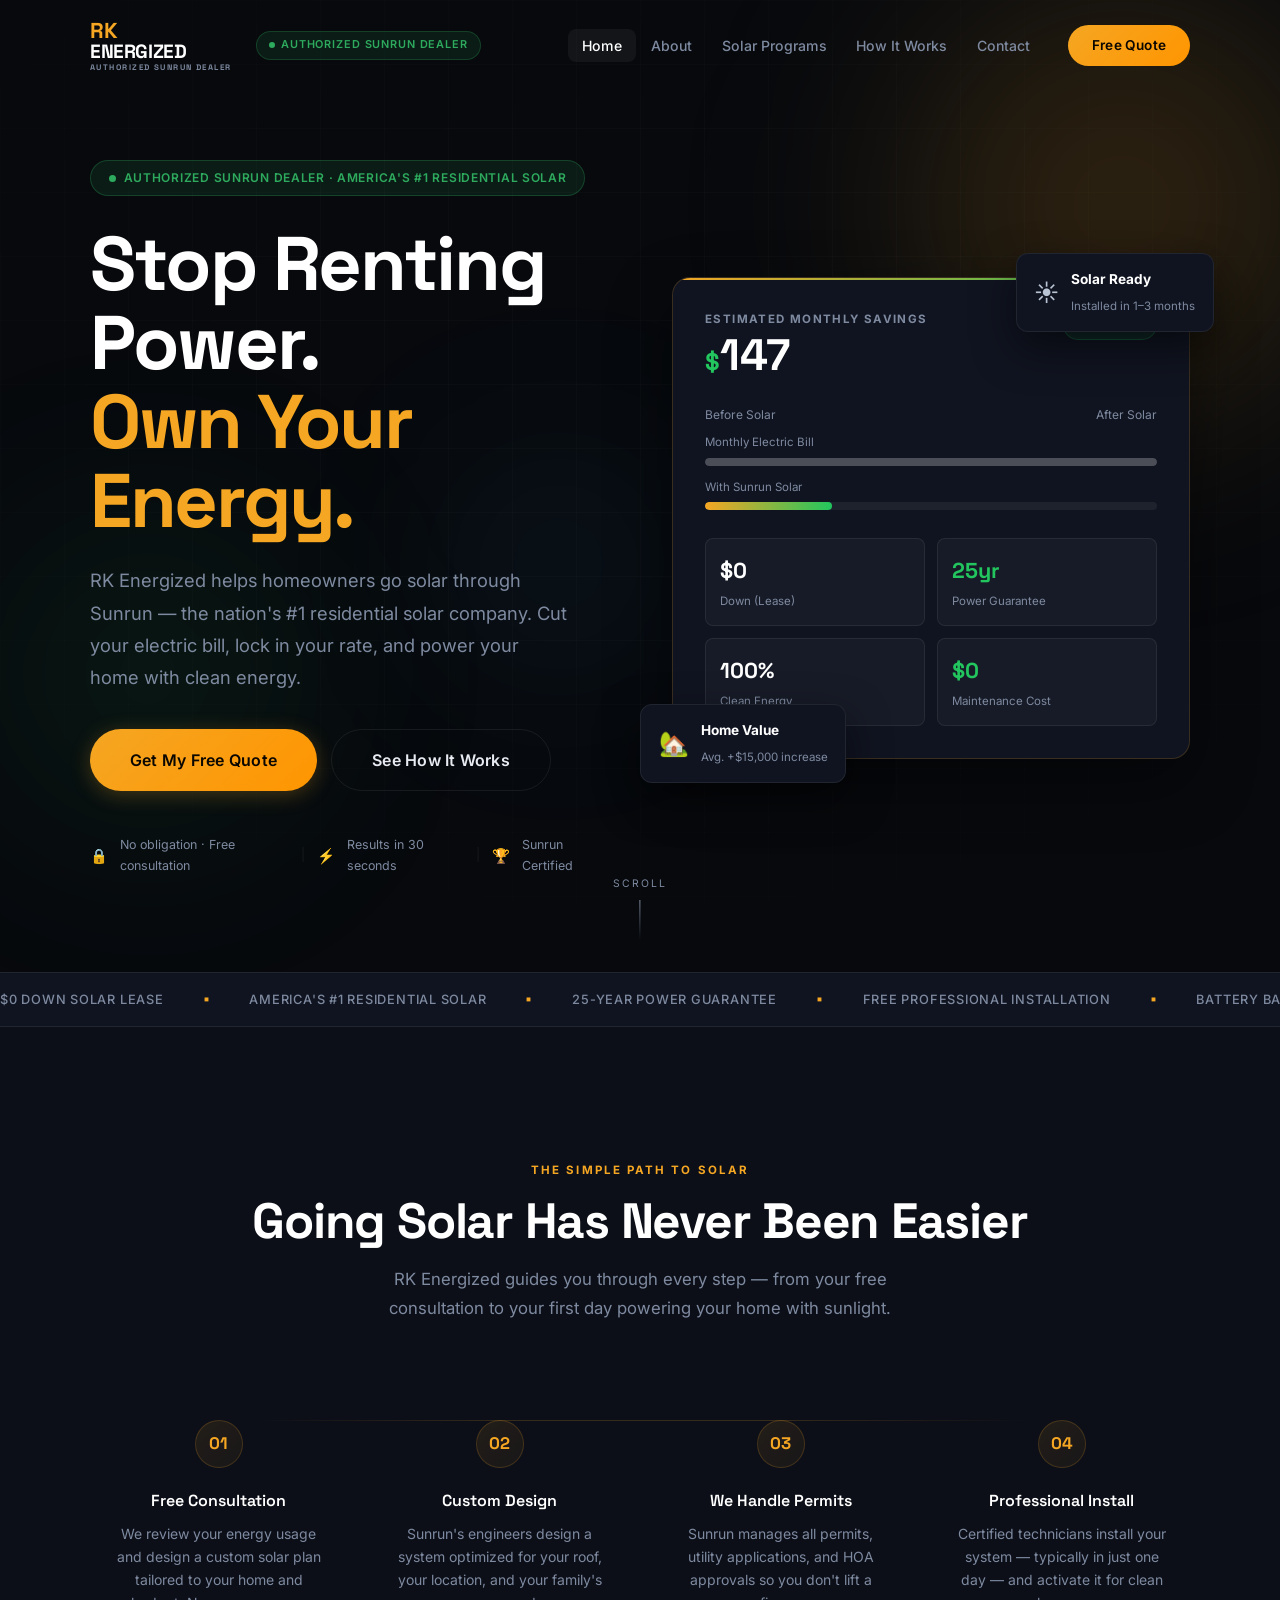
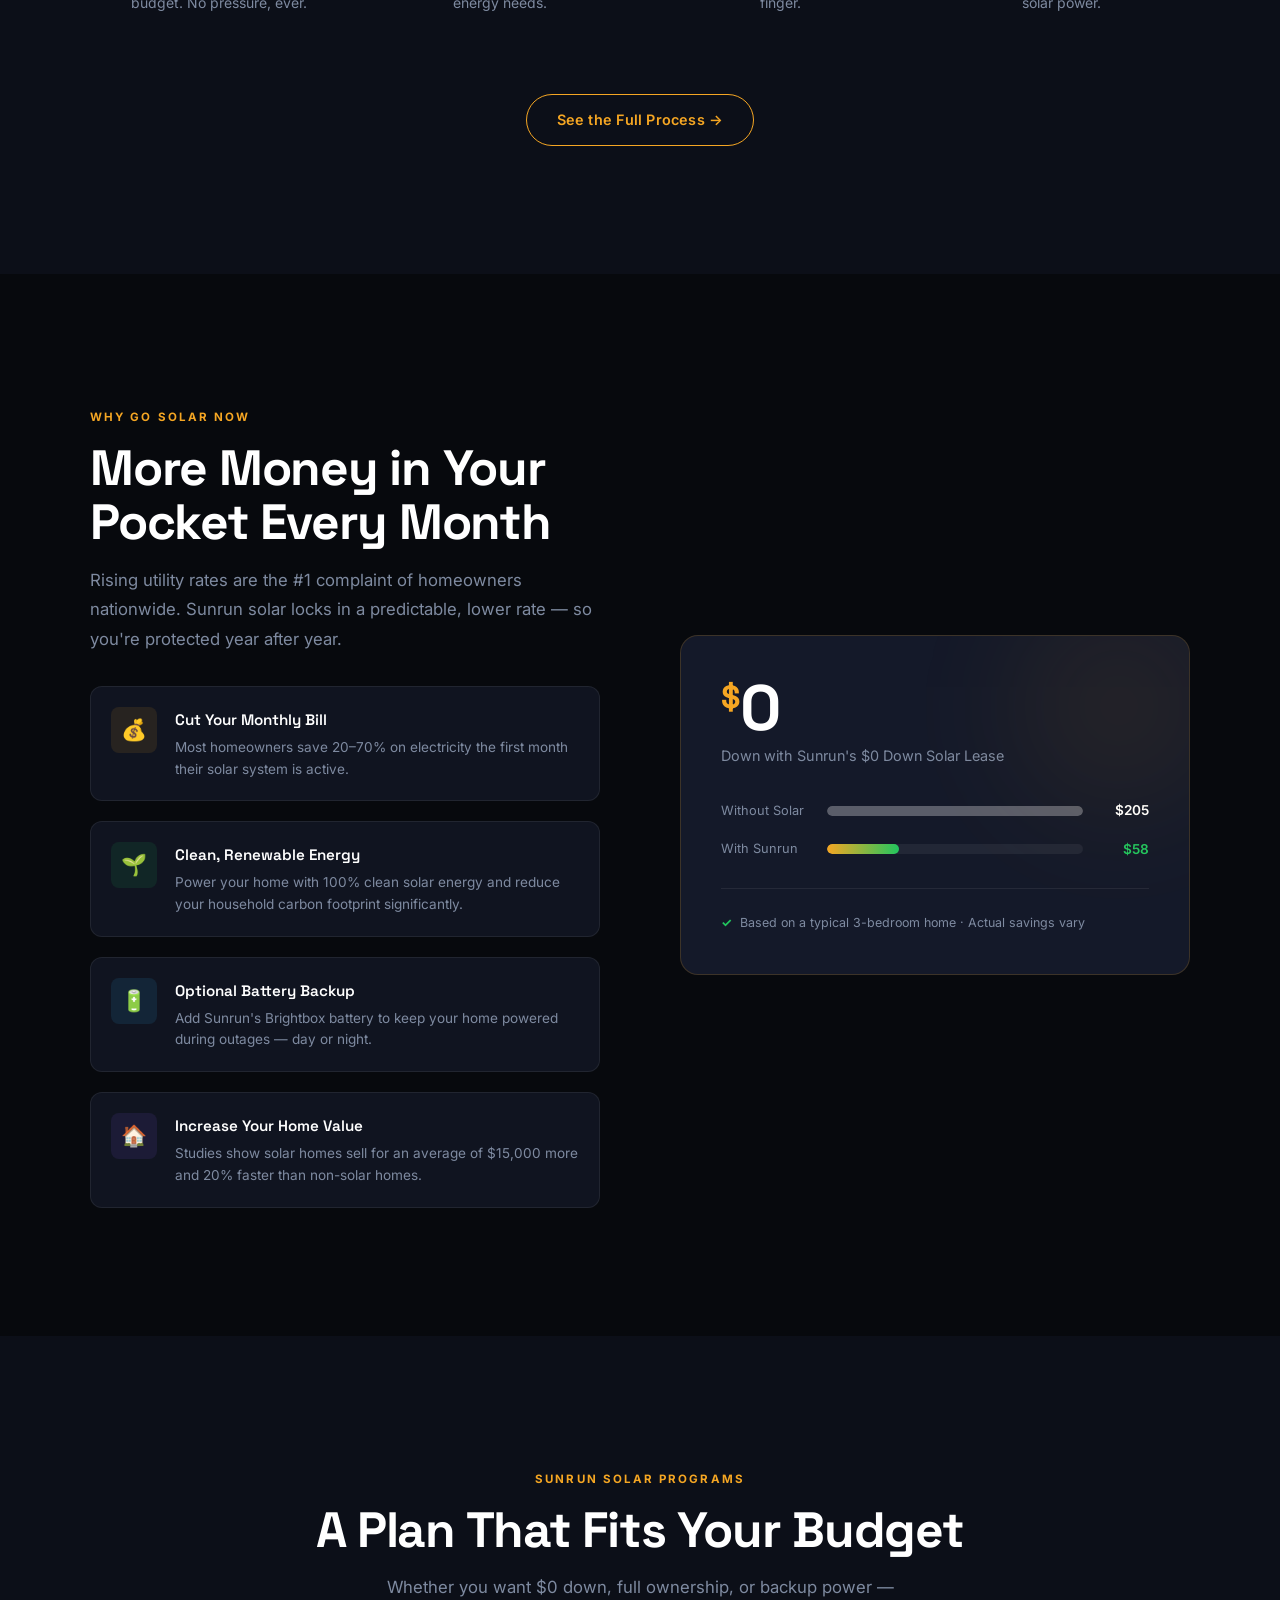
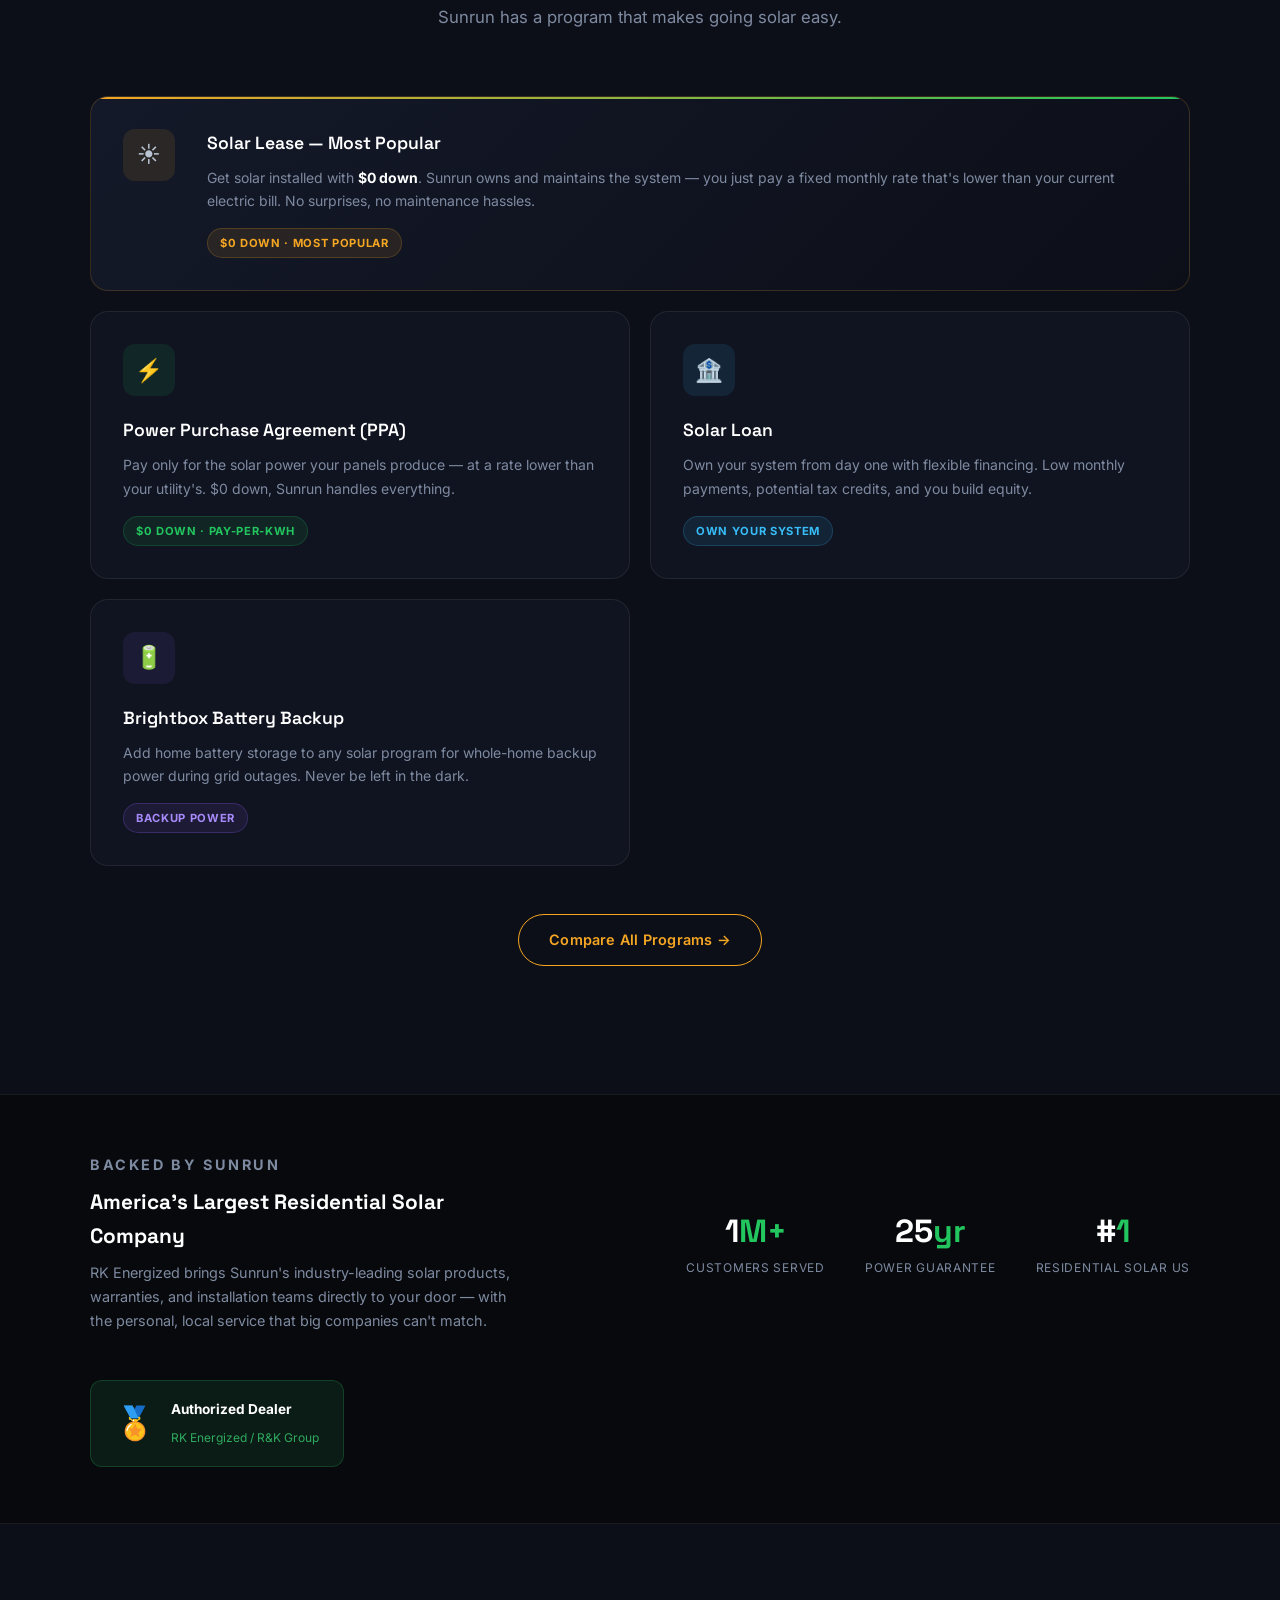
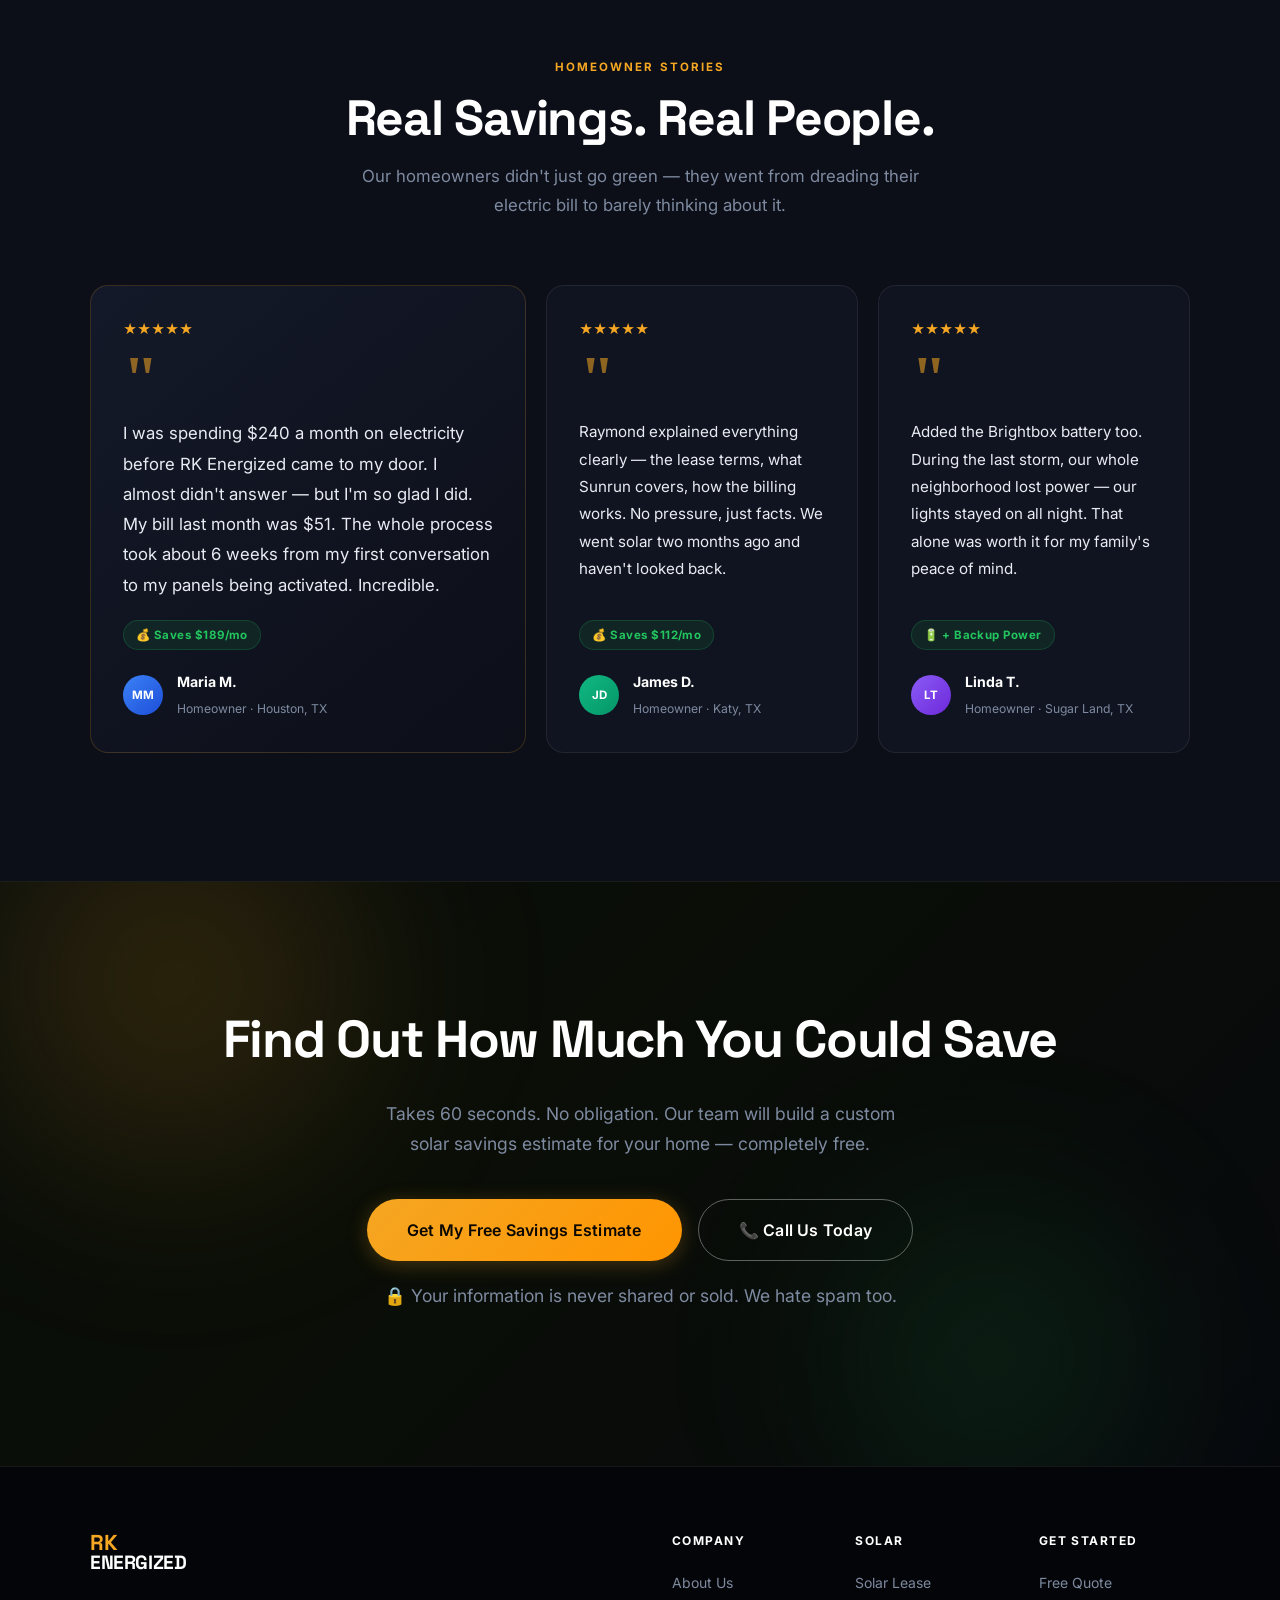
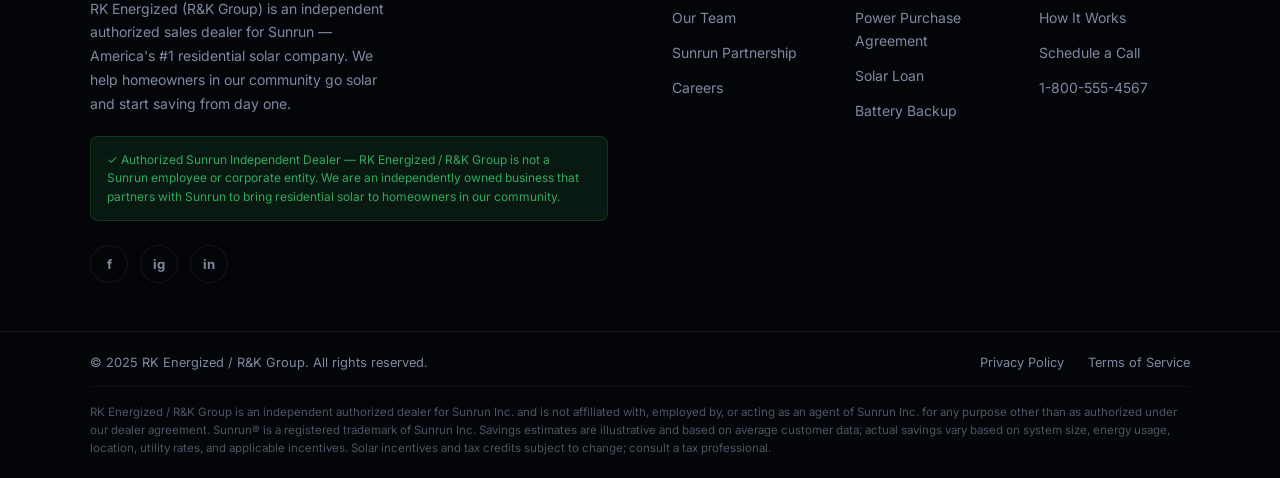
<file: index.html>
<!DOCTYPE html>
<html lang="en">
<head>
  <meta charset="UTF-8" />
  <meta name="viewport" content="width=device-width, initial-scale=1.0" />
  <title>RK Energized — Authorized Sunrun Solar Dealer</title>
  <link rel="stylesheet" href="css/main.css" />
  <link rel="preconnect" href="https://fonts.googleapis.com" />
  <link rel="preconnect" href="https://fonts.gstatic.com" crossorigin />
  <link href="https://fonts.googleapis.com/css2?family=Inter:wght@300;400;500;600;700;800;900&family=Space+Grotesk:wght@400;500;600;700&display=swap" rel="stylesheet" />
</head>
<body>

  <!-- NAV -->
  <nav class="nav" id="nav">
    <div class="nav__inner">
      <a href="index.html" class="nav__logo">
        <span class="logo-rk">RK</span><span class="logo-energized">ENERGIZED</span>
        <span class="logo-tagline">Authorized Sunrun Dealer</span>
      </a>
      <div class="nav__sunrun-badge">Authorized Sunrun Dealer</div>
      <ul class="nav__links">
        <li><a href="index.html" class="nav__link active">Home</a></li>
        <li><a href="about.html" class="nav__link">About</a></li>
        <li><a href="programs.html" class="nav__link">Solar Programs</a></li>
        <li><a href="how-it-works.html" class="nav__link">How It Works</a></li>
        <li><a href="contact.html" class="nav__link">Contact</a></li>
      </ul>
      <a href="contact.html" class="btn btn--nav">Free Quote</a>
      <button class="nav__hamburger" id="hamburger" aria-label="Toggle menu">
        <span></span><span></span><span></span>
      </button>
    </div>
    <div class="nav__mobile" id="mobileMenu">
      <a href="index.html" class="nav__mobile-link">Home</a>
      <a href="about.html" class="nav__mobile-link">About</a>
      <a href="programs.html" class="nav__mobile-link">Solar Programs</a>
      <a href="how-it-works.html" class="nav__mobile-link">How It Works</a>
      <a href="contact.html" class="nav__mobile-link">Contact</a>
      <a href="contact.html" class="btn btn--primary" style="margin-top:1rem;">Get a Free Quote</a>
    </div>
  </nav>

  <!-- HERO -->
  <section class="hero">
    <div class="hero__bg">
      <div class="hero__grid"></div>
      <div class="hero__orb hero__orb--1"></div>
      <div class="hero__orb hero__orb--2"></div>
      <div class="hero__orb hero__orb--3"></div>
    </div>
    <div class="hero__content">
      <div class="hero__text">
        <div class="hero__badge">
          <span class="badge-dot"></span>
          Authorized Sunrun Dealer · America's #1 Residential Solar
        </div>
        <h1 class="hero__headline">
          Stop Renting Power.<br />
          <span class="accent">Own Your Energy.</span>
        </h1>
        <p class="hero__sub">
          RK Energized helps homeowners go solar through Sunrun — the nation's #1 residential solar company. Cut your electric bill, lock in your rate, and power your home with clean energy.
        </p>
        <div class="hero__ctas">
          <a href="contact.html" class="btn btn--primary btn--lg">Get My Free Quote</a>
          <a href="how-it-works.html" class="btn btn--ghost btn--lg">See How It Works</a>
        </div>
        <div class="hero__trust">
          <span class="hero__trust-icon">🔒</span>
          <span>No obligation · Free consultation</span>
          <span class="trust-div">|</span>
          <span class="hero__trust-icon">⚡</span>
          <span>Results in 30 seconds</span>
          <span class="trust-div">|</span>
          <span class="hero__trust-icon">🏆</span>
          <span>Sunrun Certified</span>
        </div>
      </div>

      <!-- Visual savings card -->
      <div class="hero__visual">
        <div class="savings-card">
          <div class="savings-card__header">
            <div>
              <div class="savings-card__title">Estimated Monthly Savings</div>
              <div class="savings-card__amount"><span>$</span>147</div>
            </div>
            <div class="savings-card__badge">↑ 72% less</div>
          </div>
          <div class="savings-bar-labels">
            <span>Before Solar</span>
            <span>After Solar</span>
          </div>
          <div class="savings-bars">
            <div class="savings-bar">
              <div class="savings-bar__label">Monthly Electric Bill</div>
              <div class="savings-bar__track">
                <div class="savings-bar__fill savings-bar__fill--before"></div>
              </div>
            </div>
            <div class="savings-bar">
              <div class="savings-bar__label">With Sunrun Solar</div>
              <div class="savings-bar__track">
                <div class="savings-bar__fill savings-bar__fill--after"></div>
              </div>
            </div>
          </div>
          <div class="savings-card__stats">
            <div class="savings-stat">
              <div class="savings-stat__val">$0</div>
              <div class="savings-stat__lbl">Down (Lease)</div>
            </div>
            <div class="savings-stat">
              <div class="savings-stat__val savings-stat__val--green">25yr</div>
              <div class="savings-stat__lbl">Power Guarantee</div>
            </div>
            <div class="savings-stat">
              <div class="savings-stat__val">100%</div>
              <div class="savings-stat__lbl">Clean Energy</div>
            </div>
            <div class="savings-stat">
              <div class="savings-stat__val savings-stat__val--green">$0</div>
              <div class="savings-stat__lbl">Maintenance Cost</div>
            </div>
          </div>
        </div>
        <!-- Float cards -->
        <div class="hero__float-card hero__float-card--1">
          <div class="float-icon">🏡</div>
          <div class="float-text">
            <strong>Home Value</strong>
            <span>Avg. +$15,000 increase</span>
          </div>
        </div>
        <div class="hero__float-card hero__float-card--2">
          <div class="float-icon">☀️</div>
          <div class="float-text">
            <strong>Solar Ready</strong>
            <span>Installed in 1–3 months</span>
          </div>
        </div>
      </div>
    </div>
    <div class="hero__scroll">
      <span>Scroll</span>
      <div class="scroll-line"></div>
    </div>
  </section>

  <!-- MARQUEE -->
  <section class="marquee-bar">
    <div class="marquee-track">
      <span>$0 Down Solar Lease</span>
      <span class="dot">◼</span>
      <span>America's #1 Residential Solar</span>
      <span class="dot">◼</span>
      <span>25-Year Power Guarantee</span>
      <span class="dot">◼</span>
      <span>Free Professional Installation</span>
      <span class="dot">◼</span>
      <span>Battery Backup Available</span>
      <span class="dot">◼</span>
      <span>Sunrun Authorized Dealer</span>
      <span class="dot">◼</span>
      <span>$0 Down Solar Lease</span>
      <span class="dot">◼</span>
      <span>America's #1 Residential Solar</span>
      <span class="dot">◼</span>
      <span>25-Year Power Guarantee</span>
      <span class="dot">◼</span>
      <span>Free Professional Installation</span>
      <span class="dot">◼</span>
      <span>Battery Backup Available</span>
      <span class="dot">◼</span>
      <span>Sunrun Authorized Dealer</span>
      <span class="dot">◼</span>
    </div>
  </section>

  <!-- HOW IT WORKS (preview) -->
  <section class="section steps-section">
    <div class="container">
      <div class="section-header">
        <p class="eyebrow">The Simple Path to Solar</p>
        <h2 class="section-title">Going Solar Has Never Been Easier</h2>
        <p class="section-desc">RK Energized guides you through every step — from your free consultation to your first day powering your home with sunlight.</p>
      </div>
      <div class="steps-grid">
        <div class="step-card">
          <div class="step-num">01</div>
          <h3>Free Consultation</h3>
          <p>We review your energy usage and design a custom solar plan tailored to your home and budget. No pressure, ever.</p>
        </div>
        <div class="step-card">
          <div class="step-num">02</div>
          <h3>Custom Design</h3>
          <p>Sunrun's engineers design a system optimized for your roof, your location, and your family's energy needs.</p>
        </div>
        <div class="step-card">
          <div class="step-num">03</div>
          <h3>We Handle Permits</h3>
          <p>Sunrun manages all permits, utility applications, and HOA approvals so you don't lift a finger.</p>
        </div>
        <div class="step-card">
          <div class="step-num">04</div>
          <h3>Professional Install</h3>
          <p>Certified technicians install your system — typically in just one day — and activate it for clean solar power.</p>
        </div>
      </div>
      <div style="text-align:center;margin-top:3rem;">
        <a href="how-it-works.html" class="btn btn--outline-amber">See the Full Process →</a>
      </div>
    </div>
  </section>

  <!-- BENEFITS -->
  <section class="section benefits-section">
    <div class="container">
      <div class="benefits-inner">
        <div>
          <p class="eyebrow">Why Go Solar Now</p>
          <h2 class="section-title">More Money in Your Pocket Every Month</h2>
          <p class="section-desc" style="margin-bottom:2rem;">Rising utility rates are the #1 complaint of homeowners nationwide. Sunrun solar locks in a predictable, lower rate — so you're protected year after year.</p>
          <div class="benefits-list">
            <div class="benefit-item">
              <div class="benefit-icon benefit-icon--amber">💰</div>
              <div>
                <h4>Cut Your Monthly Bill</h4>
                <p>Most homeowners save 20–70% on electricity the first month their solar system is active.</p>
              </div>
            </div>
            <div class="benefit-item">
              <div class="benefit-icon benefit-icon--green">🌱</div>
              <div>
                <h4>Clean, Renewable Energy</h4>
                <p>Power your home with 100% clean solar energy and reduce your household carbon footprint significantly.</p>
              </div>
            </div>
            <div class="benefit-item">
              <div class="benefit-icon benefit-icon--sky">🔋</div>
              <div>
                <h4>Optional Battery Backup</h4>
                <p>Add Sunrun's Brightbox battery to keep your home powered during outages — day or night.</p>
              </div>
            </div>
            <div class="benefit-item">
              <div class="benefit-icon benefit-icon--purple">🏠</div>
              <div>
                <h4>Increase Your Home Value</h4>
                <p>Studies show solar homes sell for an average of $15,000 more and 20% faster than non-solar homes.</p>
              </div>
            </div>
          </div>
        </div>
        <div class="benefits-visual">
          <div class="benefits-big-card">
            <div class="benefits-big-card__glow"></div>
            <div class="big-stat">
              <div class="big-stat__num"><sup>$</sup>0</div>
              <div class="big-stat__lbl">Down with Sunrun's $0 Down Solar Lease</div>
            </div>
            <div class="bill-comparison">
              <div class="bill-row">
                <span class="bill-label">Without Solar</span>
                <div class="bill-bar-wrap"><div class="bill-bar bill-bar--before"></div></div>
                <span class="bill-val">$205</span>
              </div>
              <div class="bill-row">
                <span class="bill-label">With Sunrun</span>
                <div class="bill-bar-wrap"><div class="bill-bar bill-bar--after"></div></div>
                <span class="bill-val bill-val--green">$58</span>
              </div>
            </div>
            <div style="margin-top:1.75rem;padding-top:1.5rem;border-top:1px solid var(--border);">
              <div style="display:flex;align-items:center;gap:0.5rem;font-size:0.78rem;color:var(--muted);">
                <span style="color:var(--green);font-weight:700;">✓</span> Based on a typical 3-bedroom home · Actual savings vary
              </div>
            </div>
          </div>
        </div>
      </div>
    </div>
  </section>

  <!-- PROGRAMS PREVIEW -->
  <section class="section programs-section">
    <div class="container">
      <div class="section-header">
        <p class="eyebrow">Sunrun Solar Programs</p>
        <h2 class="section-title">A Plan That Fits Your Budget</h2>
        <p class="section-desc">Whether you want $0 down, full ownership, or backup power — Sunrun has a program that makes going solar easy.</p>
      </div>
      <div class="programs-grid">
        <div class="program-card program-card--amber program-card--featured">
          <div class="program-icon program-icon--amber">☀️</div>
          <div>
            <h3>Solar Lease — Most Popular</h3>
            <p>Get solar installed with <strong style="color:var(--white)">$0 down</strong>. Sunrun owns and maintains the system — you just pay a fixed monthly rate that's lower than your current electric bill. No surprises, no maintenance hassles.</p>
            <span class="program-chip">$0 Down · Most Popular</span>
          </div>
        </div>
        <div class="program-card program-card--green">
          <div class="program-icon program-icon--green">⚡</div>
          <h3>Power Purchase Agreement (PPA)</h3>
          <p>Pay only for the solar power your panels produce — at a rate lower than your utility's. $0 down, Sunrun handles everything.</p>
          <span class="program-chip program-chip--green">$0 Down · Pay-Per-kWh</span>
        </div>
        <div class="program-card program-card--sky">
          <div class="program-icon program-icon--sky">🏦</div>
          <h3>Solar Loan</h3>
          <p>Own your system from day one with flexible financing. Low monthly payments, potential tax credits, and you build equity.</p>
          <span class="program-chip program-chip--sky">Own Your System</span>
        </div>
        <div class="program-card program-card--purple">
          <div class="program-icon program-icon--purple">🔋</div>
          <h3>Brightbox Battery Backup</h3>
          <p>Add home battery storage to any solar program for whole-home backup power during grid outages. Never be left in the dark.</p>
          <span class="program-chip program-chip--purple">Backup Power</span>
        </div>
      </div>
      <div style="text-align:center;margin-top:3rem;">
        <a href="programs.html" class="btn btn--outline-amber">Compare All Programs →</a>
      </div>
    </div>
  </section>

  <!-- SUNRUN TRUST BAR -->
  <section class="sunrun-bar">
    <div class="container sunrun-bar__inner">
      <div class="sunrun-bar__text">
        <p class="eyebrow eyebrow--green" style="margin-bottom:0.5rem;">Backed by Sunrun</p>
        <h3>America's Largest Residential Solar Company</h3>
        <p>RK Energized brings Sunrun's industry-leading solar products, warranties, and installation teams directly to your door — with the personal, local service that big companies can't match.</p>
      </div>
      <div class="sunrun-stats">
        <div class="sunrun-stat">
          <div class="sunrun-stat__num">1<span>M+</span></div>
          <div class="sunrun-stat__lbl">Customers Served</div>
        </div>
        <div class="sunrun-stat">
          <div class="sunrun-stat__num">25<span>yr</span></div>
          <div class="sunrun-stat__lbl">Power Guarantee</div>
        </div>
        <div class="sunrun-stat">
          <div class="sunrun-stat__num">#<span>1</span></div>
          <div class="sunrun-stat__lbl">Residential Solar US</div>
        </div>
      </div>
      <div class="authorized-badge">
        <div class="authorized-badge__icon">🏅</div>
        <div>
          <strong>Authorized Dealer</strong>
          <span>RK Energized / R&K Group</span>
        </div>
      </div>
    </div>
  </section>

  <!-- TESTIMONIALS -->
  <section class="section testimonials-section">
    <div class="container">
      <div class="section-header">
        <p class="eyebrow">Homeowner Stories</p>
        <h2 class="section-title">Real Savings. Real People.</h2>
        <p class="section-desc">Our homeowners didn't just go green — they went from dreading their electric bill to barely thinking about it.</p>
      </div>
      <div class="testimonials-grid">
        <div class="testimonial-card testimonial-card--featured">
          <div class="stars">★★★★★</div>
          <div class="quote-mark">"</div>
          <p class="testimonial-text">I was spending $240 a month on electricity before RK Energized came to my door. I almost didn't answer — but I'm so glad I did. My bill last month was $51. The whole process took about 6 weeks from my first conversation to my panels being activated. Incredible.</p>
          <div class="savings-pill">💰 Saves $189/mo</div>
          <div class="testimonial-author">
            <div class="author-avatar author-avatar--1">MM</div>
            <div>
              <strong>Maria M.</strong>
              <span>Homeowner · Houston, TX</span>
            </div>
          </div>
        </div>
        <div class="testimonial-card">
          <div class="stars">★★★★★</div>
          <div class="quote-mark">"</div>
          <p class="testimonial-text">Raymond explained everything clearly — the lease terms, what Sunrun covers, how the billing works. No pressure, just facts. We went solar two months ago and haven't looked back.</p>
          <div class="savings-pill">💰 Saves $112/mo</div>
          <div class="testimonial-author">
            <div class="author-avatar author-avatar--2">JD</div>
            <div>
              <strong>James D.</strong>
              <span>Homeowner · Katy, TX</span>
            </div>
          </div>
        </div>
        <div class="testimonial-card">
          <div class="stars">★★★★★</div>
          <div class="quote-mark">"</div>
          <p class="testimonial-text">Added the Brightbox battery too. During the last storm, our whole neighborhood lost power — our lights stayed on all night. That alone was worth it for my family's peace of mind.</p>
          <div class="savings-pill">🔋 + Backup Power</div>
          <div class="testimonial-author">
            <div class="author-avatar author-avatar--3">LT</div>
            <div>
              <strong>Linda T.</strong>
              <span>Homeowner · Sugar Land, TX</span>
            </div>
          </div>
        </div>
      </div>
    </div>
  </section>

  <!-- CTA BANNER -->
  <section class="cta-banner">
    <div class="cta-banner__bg">
      <div class="cta-orb cta-orb--1"></div>
      <div class="cta-orb cta-orb--2"></div>
    </div>
    <div class="container cta-banner__inner">
      <h2>Find Out How Much You Could Save</h2>
      <p>Takes 60 seconds. No obligation. Our team will build a custom solar savings estimate for your home — completely free.</p>
      <div class="cta-banner__actions">
        <a href="contact.html" class="btn btn--primary btn--lg">Get My Free Savings Estimate</a>
        <a href="tel:+18005554567" class="btn btn--ghost-white btn--lg">📞 Call Us Today</a>
      </div>
      <p class="cta-banner__note">🔒 Your information is never shared or sold. We hate spam too.</p>
    </div>
  </section>

  <!-- FOOTER -->
  <footer class="footer">
    <div class="container footer__inner">
      <div class="footer__brand">
        <a href="index.html" class="nav__logo" style="display:inline-flex;flex-direction:column;margin-bottom:0.5rem;">
          <span class="logo-rk">RK</span><span class="logo-energized">ENERGIZED</span>
        </a>
        <p>RK Energized (R&K Group) is an independent authorized sales dealer for Sunrun — America's #1 residential solar company. We help homeowners in our community go solar and start saving from day one.</p>
        <div class="footer__sunrun-note">
          ✓ Authorized Sunrun Independent Dealer — RK Energized / R&K Group is not a Sunrun employee or corporate entity. We are an independently owned business that partners with Sunrun to bring residential solar to homeowners in our community.
        </div>
        <div class="footer__social">
          <a href="#" class="social-link" aria-label="Facebook">f</a>
          <a href="#" class="social-link" aria-label="Instagram">ig</a>
          <a href="#" class="social-link" aria-label="LinkedIn">in</a>
        </div>
      </div>
      <div class="footer__links">
        <div class="footer__col">
          <h4>Company</h4>
          <a href="about.html">About Us</a>
          <a href="about.html#team">Our Team</a>
          <a href="about.html#partnership">Sunrun Partnership</a>
          <a href="contact.html">Careers</a>
        </div>
        <div class="footer__col">
          <h4>Solar</h4>
          <a href="programs.html#lease">Solar Lease</a>
          <a href="programs.html#ppa">Power Purchase Agreement</a>
          <a href="programs.html#loan">Solar Loan</a>
          <a href="programs.html#battery">Battery Backup</a>
        </div>
        <div class="footer__col">
          <h4>Get Started</h4>
          <a href="contact.html">Free Quote</a>
          <a href="how-it-works.html">How It Works</a>
          <a href="contact.html">Schedule a Call</a>
          <a href="tel:+18005554567">1-800-555-4567</a>
        </div>
      </div>
    </div>
    <div class="footer__bottom">
      <div class="container">
        <div class="footer__bottom-inner">
          <span>© 2025 RK Energized / R&K Group. All rights reserved.</span>
          <div class="footer__bottom-links">
            <a href="#">Privacy Policy</a>
            <a href="#">Terms of Service</a>
          </div>
        </div>
        <p class="footer__disclaimer">
          RK Energized / R&K Group is an independent authorized dealer for Sunrun Inc. and is not affiliated with, employed by, or acting as an agent of Sunrun Inc. for any purpose other than as authorized under our dealer agreement. Sunrun® is a registered trademark of Sunrun Inc. Savings estimates are illustrative and based on average customer data; actual savings vary based on system size, energy usage, location, utility rates, and applicable incentives. Solar incentives and tax credits subject to change; consult a tax professional.
        </p>
      </div>
    </div>
  </footer>

  <script src="js/main.js"></script>
</body>
</html>
</file>
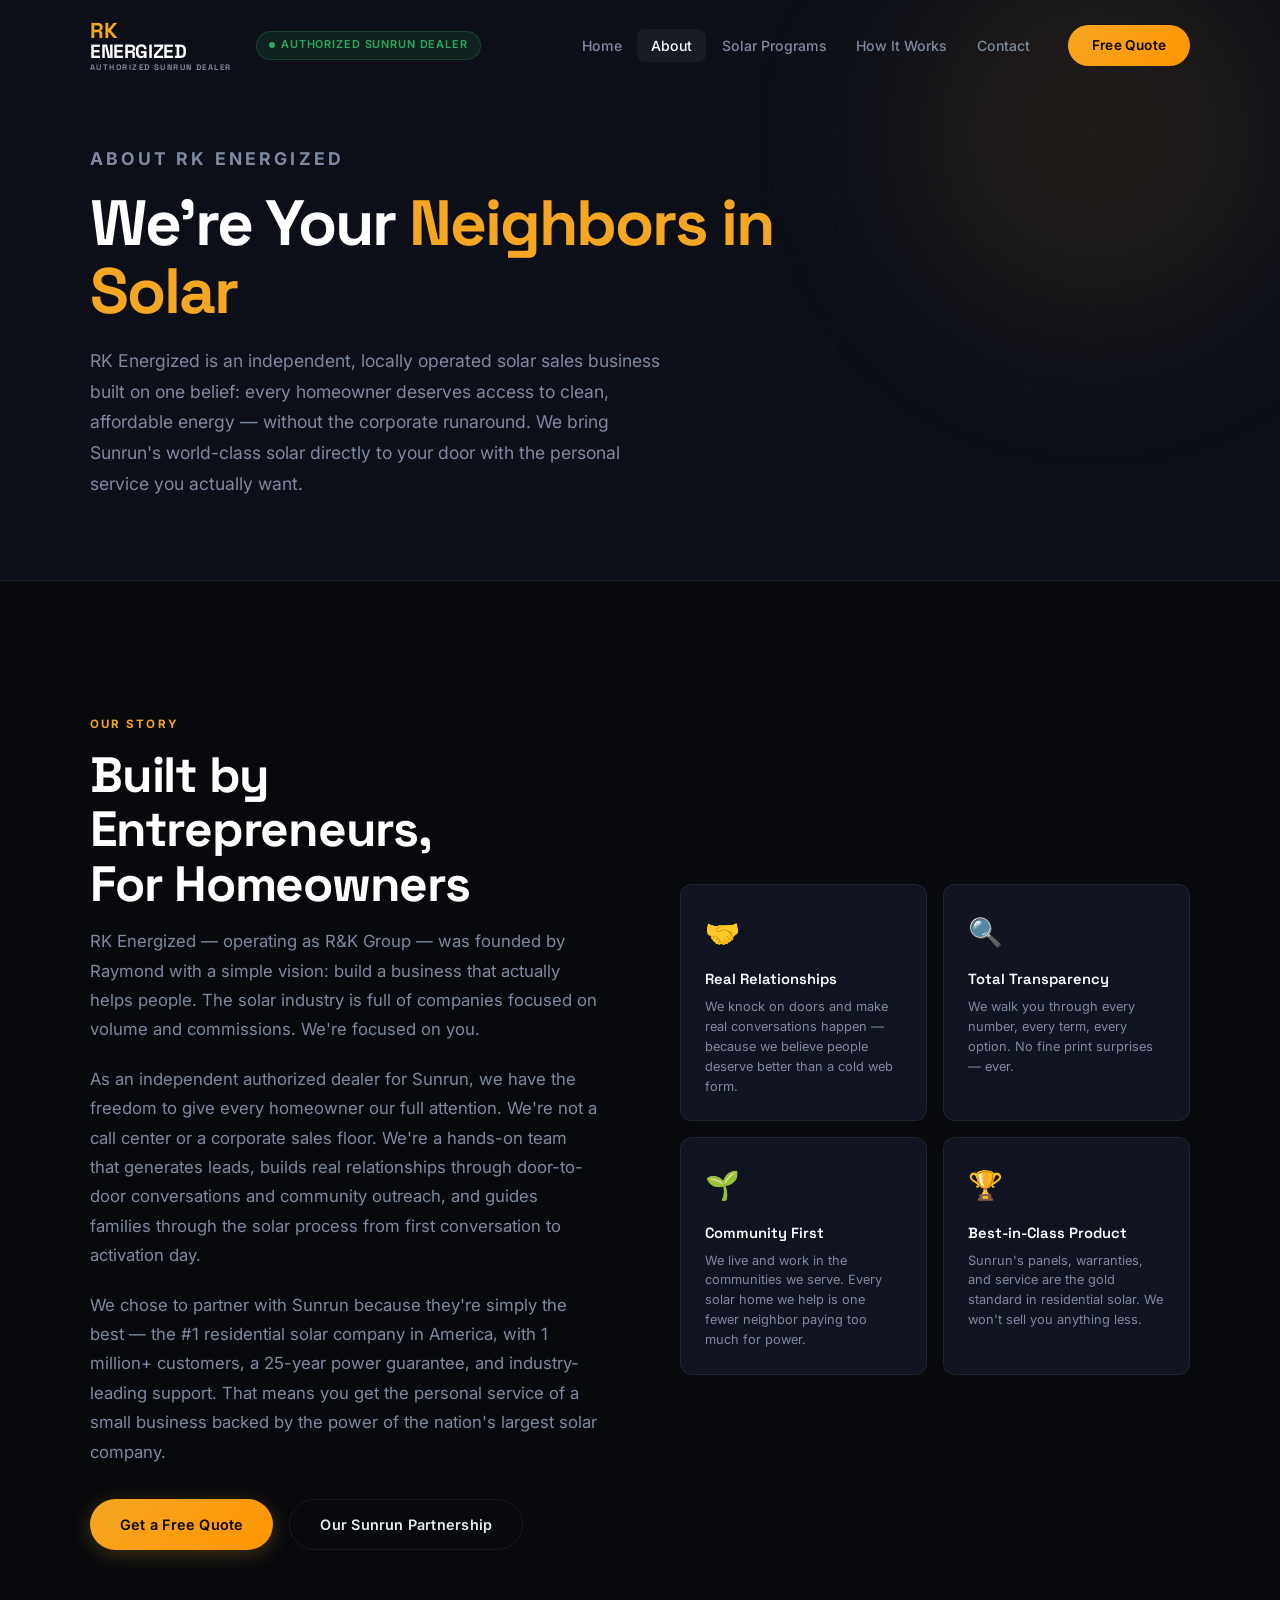
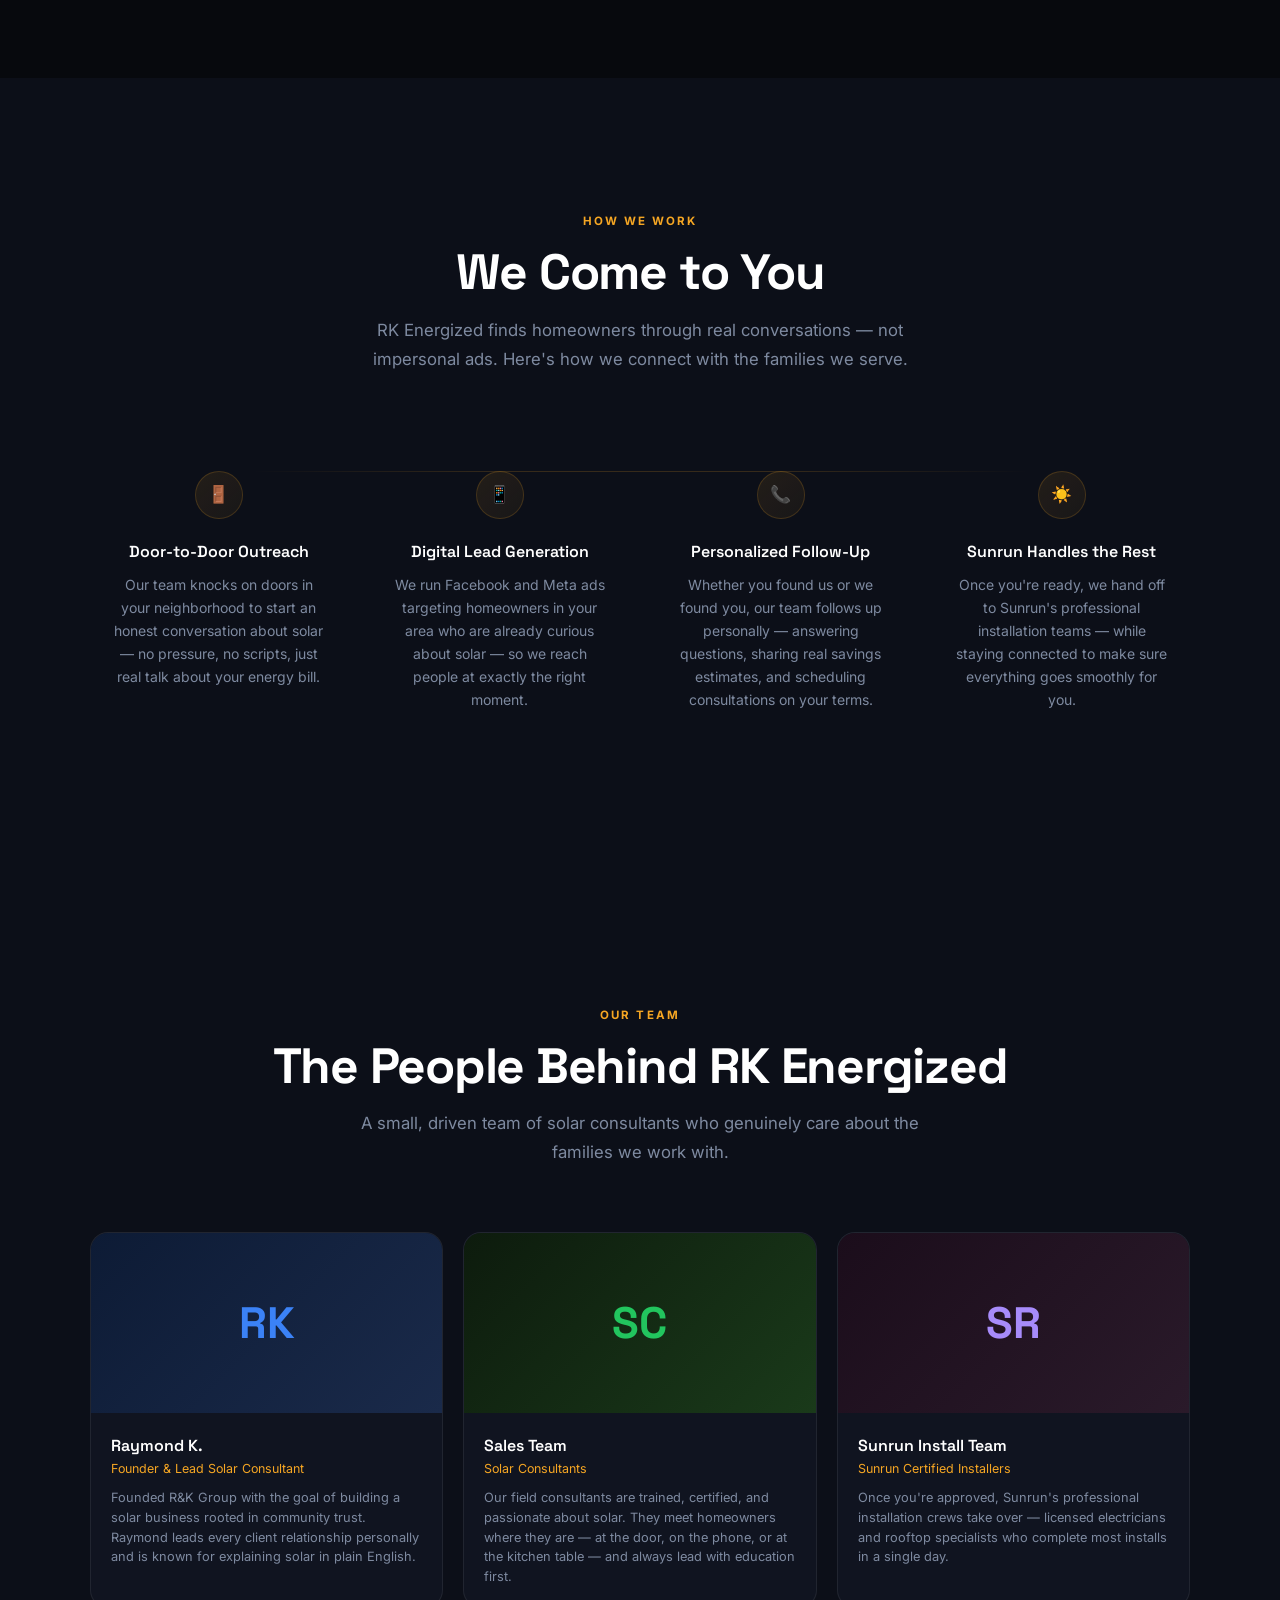
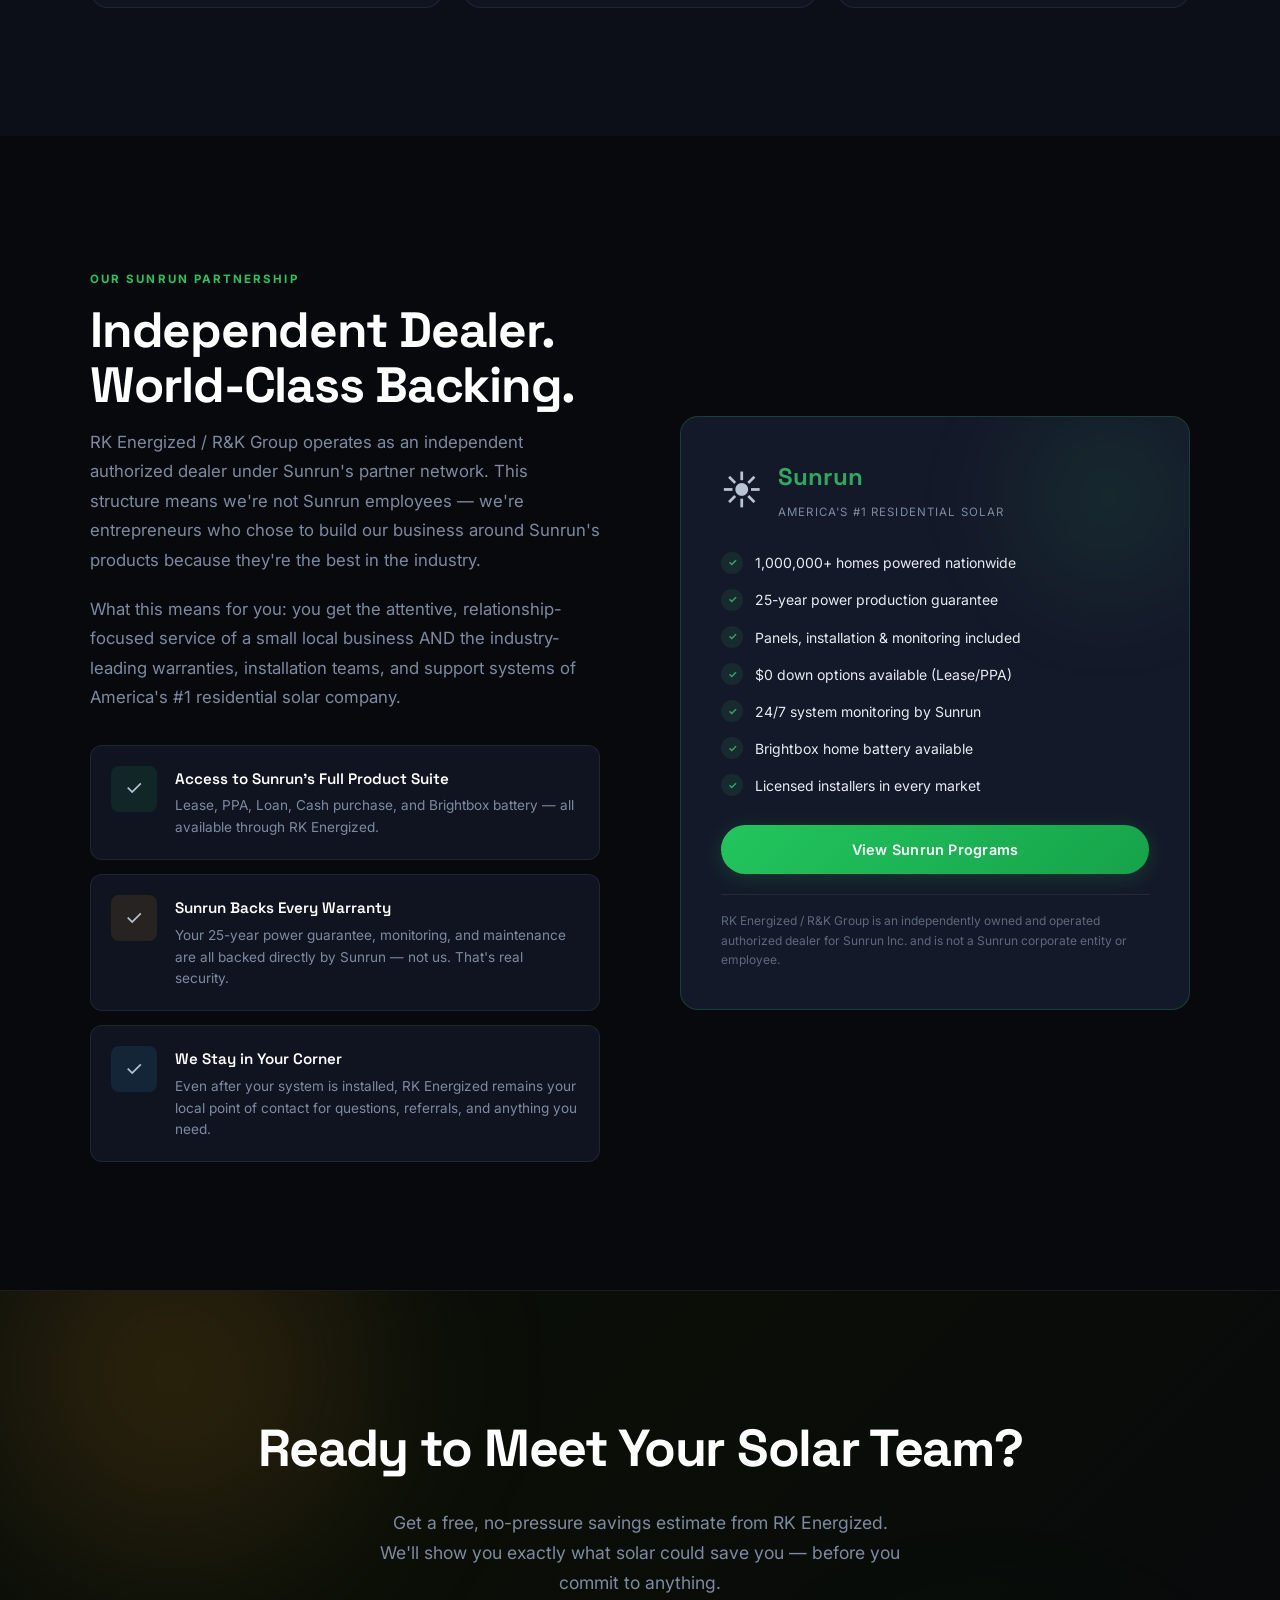
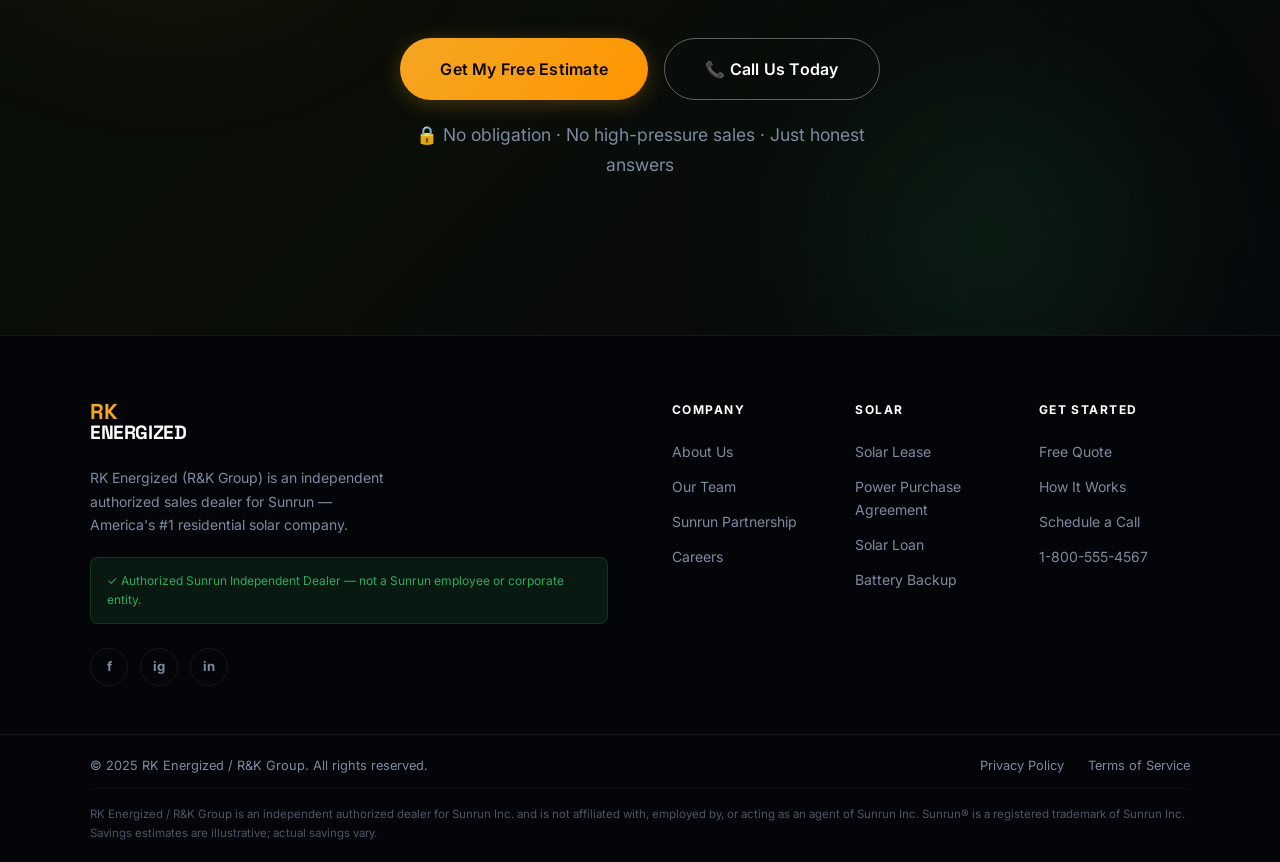
<file: about.html>
<!DOCTYPE html>
<html lang="en">
<head>
  <meta charset="UTF-8" />
  <meta name="viewport" content="width=device-width, initial-scale=1.0" />
  <title>About Us — RK Energized</title>
  <link rel="stylesheet" href="css/main.css" />
  <link rel="preconnect" href="https://fonts.googleapis.com" />
  <link rel="preconnect" href="https://fonts.gstatic.com" crossorigin />
  <link href="https://fonts.googleapis.com/css2?family=Inter:wght@300;400;500;600;700;800;900&family=Space+Grotesk:wght@400;500;600;700&display=swap" rel="stylesheet" />
</head>
<body>

  <nav class="nav" id="nav">
    <div class="nav__inner">
      <a href="index.html" class="nav__logo">
        <span class="logo-rk">RK</span><span class="logo-energized">ENERGIZED</span>
        <span class="logo-tagline">Authorized Sunrun Dealer</span>
      </a>
      <div class="nav__sunrun-badge">Authorized Sunrun Dealer</div>
      <ul class="nav__links">
        <li><a href="index.html" class="nav__link">Home</a></li>
        <li><a href="about.html" class="nav__link active">About</a></li>
        <li><a href="programs.html" class="nav__link">Solar Programs</a></li>
        <li><a href="how-it-works.html" class="nav__link">How It Works</a></li>
        <li><a href="contact.html" class="nav__link">Contact</a></li>
      </ul>
      <a href="contact.html" class="btn btn--nav">Free Quote</a>
      <button class="nav__hamburger" id="hamburger" aria-label="Toggle menu">
        <span></span><span></span><span></span>
      </button>
    </div>
    <div class="nav__mobile" id="mobileMenu">
      <a href="index.html" class="nav__mobile-link">Home</a>
      <a href="about.html" class="nav__mobile-link">About</a>
      <a href="programs.html" class="nav__mobile-link">Solar Programs</a>
      <a href="how-it-works.html" class="nav__mobile-link">How It Works</a>
      <a href="contact.html" class="nav__mobile-link">Contact</a>
      <a href="contact.html" class="btn btn--primary" style="margin-top:1rem;">Get a Free Quote</a>
    </div>
  </nav>

  <!-- PAGE HERO -->
  <section class="page-hero">
    <div class="page-hero__orb page-hero__orb--1"></div>
    <div class="container">
      <div class="page-hero__inner">
        <p class="eyebrow">About RK Energized</p>
        <h1>We're Your <span class="accent">Neighbors in Solar</span></h1>
        <p>RK Energized is an independent, locally operated solar sales business built on one belief: every homeowner deserves access to clean, affordable energy — without the corporate runaround. We bring Sunrun's world-class solar directly to your door with the personal service you actually want.</p>
      </div>
    </div>
  </section>

  <!-- OUR STORY -->
  <section class="section about-story">
    <div class="container">
      <div class="about-story__inner">
        <div class="about-story__text">
          <p class="eyebrow">Our Story</p>
          <h2 class="section-title">Built by Entrepreneurs, <br/>For Homeowners</h2>
          <p class="section-desc">RK Energized — operating as R&K Group — was founded by Raymond with a simple vision: build a business that actually helps people. The solar industry is full of companies focused on volume and commissions. We're focused on you.</p>
          <p class="section-desc" style="margin-top:1rem;">As an independent authorized dealer for Sunrun, we have the freedom to give every homeowner our full attention. We're not a call center or a corporate sales floor. We're a hands-on team that generates leads, builds real relationships through door-to-door conversations and community outreach, and guides families through the solar process from first conversation to activation day.</p>
          <p class="section-desc" style="margin-top:1rem;">We chose to partner with Sunrun because they're simply the best — the #1 residential solar company in America, with 1 million+ customers, a 25-year power guarantee, and industry-leading support. That means you get the personal service of a small business backed by the power of the nation's largest solar company.</p>
          <div style="margin-top:2rem;display:flex;gap:1rem;flex-wrap:wrap;">
            <a href="contact.html" class="btn btn--primary">Get a Free Quote</a>
            <a href="about.html#partnership" class="btn btn--ghost">Our Sunrun Partnership</a>
          </div>
        </div>
        <div class="about-values">
          <div class="value-card">
            <div class="value-icon">🤝</div>
            <h4>Real Relationships</h4>
            <p>We knock on doors and make real conversations happen — because we believe people deserve better than a cold web form.</p>
          </div>
          <div class="value-card">
            <div class="value-icon">🔍</div>
            <h4>Total Transparency</h4>
            <p>We walk you through every number, every term, every option. No fine print surprises — ever.</p>
          </div>
          <div class="value-card">
            <div class="value-icon">🌱</div>
            <h4>Community First</h4>
            <p>We live and work in the communities we serve. Every solar home we help is one fewer neighbor paying too much for power.</p>
          </div>
          <div class="value-card">
            <div class="value-icon">🏆</div>
            <h4>Best-in-Class Product</h4>
            <p>Sunrun's panels, warranties, and service are the gold standard in residential solar. We won't sell you anything less.</p>
          </div>
        </div>
      </div>
    </div>
  </section>

  <!-- HOW WE REACH HOMEOWNERS -->
  <section class="section steps-section">
    <div class="container">
      <div class="section-header">
        <p class="eyebrow">How We Work</p>
        <h2 class="section-title">We Come to You</h2>
        <p class="section-desc">RK Energized finds homeowners through real conversations — not impersonal ads. Here's how we connect with the families we serve.</p>
      </div>
      <div class="steps-grid">
        <div class="step-card">
          <div class="step-num">🚪</div>
          <h3>Door-to-Door Outreach</h3>
          <p>Our team knocks on doors in your neighborhood to start an honest conversation about solar — no pressure, no scripts, just real talk about your energy bill.</p>
        </div>
        <div class="step-card">
          <div class="step-num">📱</div>
          <h3>Digital Lead Generation</h3>
          <p>We run Facebook and Meta ads targeting homeowners in your area who are already curious about solar — so we reach people at exactly the right moment.</p>
        </div>
        <div class="step-card">
          <div class="step-num">📞</div>
          <h3>Personalized Follow-Up</h3>
          <p>Whether you found us or we found you, our team follows up personally — answering questions, sharing real savings estimates, and scheduling consultations on your terms.</p>
        </div>
        <div class="step-card">
          <div class="step-num">☀️</div>
          <h3>Sunrun Handles the Rest</h3>
          <p>Once you're ready, we hand off to Sunrun's professional installation teams — while staying connected to make sure everything goes smoothly for you.</p>
        </div>
      </div>
    </div>
  </section>

  <!-- TEAM -->
  <section class="section team-section" id="team">
    <div class="container">
      <div class="section-header">
        <p class="eyebrow">Our Team</p>
        <h2 class="section-title">The People Behind RK Energized</h2>
        <p class="section-desc">A small, driven team of solar consultants who genuinely care about the families we work with.</p>
      </div>
      <div class="team-grid">
        <div class="team-card">
          <div class="team-card__photo team-card__photo--1">RK</div>
          <div class="team-card__info">
            <h3>Raymond K.</h3>
            <span class="team-card__role">Founder & Lead Solar Consultant</span>
            <p>Founded R&K Group with the goal of building a solar business rooted in community trust. Raymond leads every client relationship personally and is known for explaining solar in plain English.</p>
          </div>
        </div>
        <div class="team-card">
          <div class="team-card__photo team-card__photo--2">SC</div>
          <div class="team-card__info">
            <h3>Sales Team</h3>
            <span class="team-card__role">Solar Consultants</span>
            <p>Our field consultants are trained, certified, and passionate about solar. They meet homeowners where they are — at the door, on the phone, or at the kitchen table — and always lead with education first.</p>
          </div>
        </div>
        <div class="team-card">
          <div class="team-card__photo team-card__photo--3">SR</div>
          <div class="team-card__info">
            <h3>Sunrun Install Team</h3>
            <span class="team-card__role">Sunrun Certified Installers</span>
            <p>Once you're approved, Sunrun's professional installation crews take over — licensed electricians and rooftop specialists who complete most installs in a single day.</p>
          </div>
        </div>
      </div>
    </div>
  </section>

  <!-- SUNRUN PARTNERSHIP -->
  <section class="section partnership-section" id="partnership">
    <div class="container">
      <div class="partnership-inner">
        <div>
          <p class="eyebrow eyebrow--green">Our Sunrun Partnership</p>
          <h2 class="section-title">Independent Dealer. <br/>World-Class Backing.</h2>
          <p class="section-desc" style="max-width:100%;margin-bottom:1.25rem;">RK Energized / R&K Group operates as an independent authorized dealer under Sunrun's partner network. This structure means we're not Sunrun employees — we're entrepreneurs who chose to build our business around Sunrun's products because they're the best in the industry.</p>
          <p class="section-desc" style="max-width:100%;margin-bottom:2rem;">What this means for you: you get the attentive, relationship-focused service of a small local business AND the industry-leading warranties, installation teams, and support systems of America's #1 residential solar company.</p>
          <ul class="benefits-list" style="gap:0.875rem;">
            <li class="benefit-item">
              <div class="benefit-icon benefit-icon--green">✓</div>
              <div>
                <h4>Access to Sunrun's Full Product Suite</h4>
                <p>Lease, PPA, Loan, Cash purchase, and Brightbox battery — all available through RK Energized.</p>
              </div>
            </li>
            <li class="benefit-item">
              <div class="benefit-icon benefit-icon--amber">✓</div>
              <div>
                <h4>Sunrun Backs Every Warranty</h4>
                <p>Your 25-year power guarantee, monitoring, and maintenance are all backed directly by Sunrun — not us. That's real security.</p>
              </div>
            </li>
            <li class="benefit-item">
              <div class="benefit-icon benefit-icon--sky">✓</div>
              <div>
                <h4>We Stay in Your Corner</h4>
                <p>Even after your system is installed, RK Energized remains your local point of contact for questions, referrals, and anything you need.</p>
              </div>
            </li>
          </ul>
        </div>
        <div class="partnership-card">
          <div class="partnership-card__glow"></div>
          <div class="partnership-logo">
            <div class="partnership-logo__icon">☀️</div>
            <div class="partnership-logo__text">
              <strong>Sunrun</strong>
              <span>America's #1 Residential Solar</span>
            </div>
          </div>
          <div class="partnership-facts">
            <div class="partnership-fact">1,000,000+ homes powered nationwide</div>
            <div class="partnership-fact">25-year power production guarantee</div>
            <div class="partnership-fact">Panels, installation & monitoring included</div>
            <div class="partnership-fact">$0 down options available (Lease/PPA)</div>
            <div class="partnership-fact">24/7 system monitoring by Sunrun</div>
            <div class="partnership-fact">Brightbox home battery available</div>
            <div class="partnership-fact">Licensed installers in every market</div>
          </div>
          <a href="programs.html" class="btn btn--green" style="width:100%;justify-content:center;">View Sunrun Programs</a>
          <p class="partnership-disclaimer" style="margin-top:1.25rem;">RK Energized / R&K Group is an independently owned and operated authorized dealer for Sunrun Inc. and is not a Sunrun corporate entity or employee.</p>
        </div>
      </div>
    </div>
  </section>

  <!-- CTA BANNER -->
  <section class="cta-banner">
    <div class="cta-banner__bg">
      <div class="cta-orb cta-orb--1"></div>
      <div class="cta-orb cta-orb--2"></div>
    </div>
    <div class="container cta-banner__inner">
      <h2>Ready to Meet Your Solar Team?</h2>
      <p>Get a free, no-pressure savings estimate from RK Energized. We'll show you exactly what solar could save you — before you commit to anything.</p>
      <div class="cta-banner__actions">
        <a href="contact.html" class="btn btn--primary btn--lg">Get My Free Estimate</a>
        <a href="tel:+18005554567" class="btn btn--ghost-white btn--lg">📞 Call Us Today</a>
      </div>
      <p class="cta-banner__note">🔒 No obligation · No high-pressure sales · Just honest answers</p>
    </div>
  </section>

  <footer class="footer">
    <div class="container footer__inner">
      <div class="footer__brand">
        <a href="index.html" class="nav__logo" style="display:inline-flex;flex-direction:column;margin-bottom:0.5rem;">
          <span class="logo-rk">RK</span><span class="logo-energized">ENERGIZED</span>
        </a>
        <p>RK Energized (R&K Group) is an independent authorized sales dealer for Sunrun — America's #1 residential solar company.</p>
        <div class="footer__sunrun-note">✓ Authorized Sunrun Independent Dealer — not a Sunrun employee or corporate entity.</div>
        <div class="footer__social">
          <a href="#" class="social-link">f</a>
          <a href="#" class="social-link">ig</a>
          <a href="#" class="social-link">in</a>
        </div>
      </div>
      <div class="footer__links">
        <div class="footer__col">
          <h4>Company</h4>
          <a href="about.html">About Us</a>
          <a href="about.html#team">Our Team</a>
          <a href="about.html#partnership">Sunrun Partnership</a>
          <a href="contact.html">Careers</a>
        </div>
        <div class="footer__col">
          <h4>Solar</h4>
          <a href="programs.html#lease">Solar Lease</a>
          <a href="programs.html#ppa">Power Purchase Agreement</a>
          <a href="programs.html#loan">Solar Loan</a>
          <a href="programs.html#battery">Battery Backup</a>
        </div>
        <div class="footer__col">
          <h4>Get Started</h4>
          <a href="contact.html">Free Quote</a>
          <a href="how-it-works.html">How It Works</a>
          <a href="contact.html">Schedule a Call</a>
          <a href="tel:+18005554567">1-800-555-4567</a>
        </div>
      </div>
    </div>
    <div class="footer__bottom">
      <div class="container">
        <div class="footer__bottom-inner">
          <span>© 2025 RK Energized / R&K Group. All rights reserved.</span>
          <div class="footer__bottom-links">
            <a href="#">Privacy Policy</a>
            <a href="#">Terms of Service</a>
          </div>
        </div>
        <p class="footer__disclaimer">RK Energized / R&K Group is an independent authorized dealer for Sunrun Inc. and is not affiliated with, employed by, or acting as an agent of Sunrun Inc. Sunrun® is a registered trademark of Sunrun Inc. Savings estimates are illustrative; actual savings vary.</p>
      </div>
    </div>
  </footer>

  <script src="js/main.js"></script>
</body>
</html>
</file>
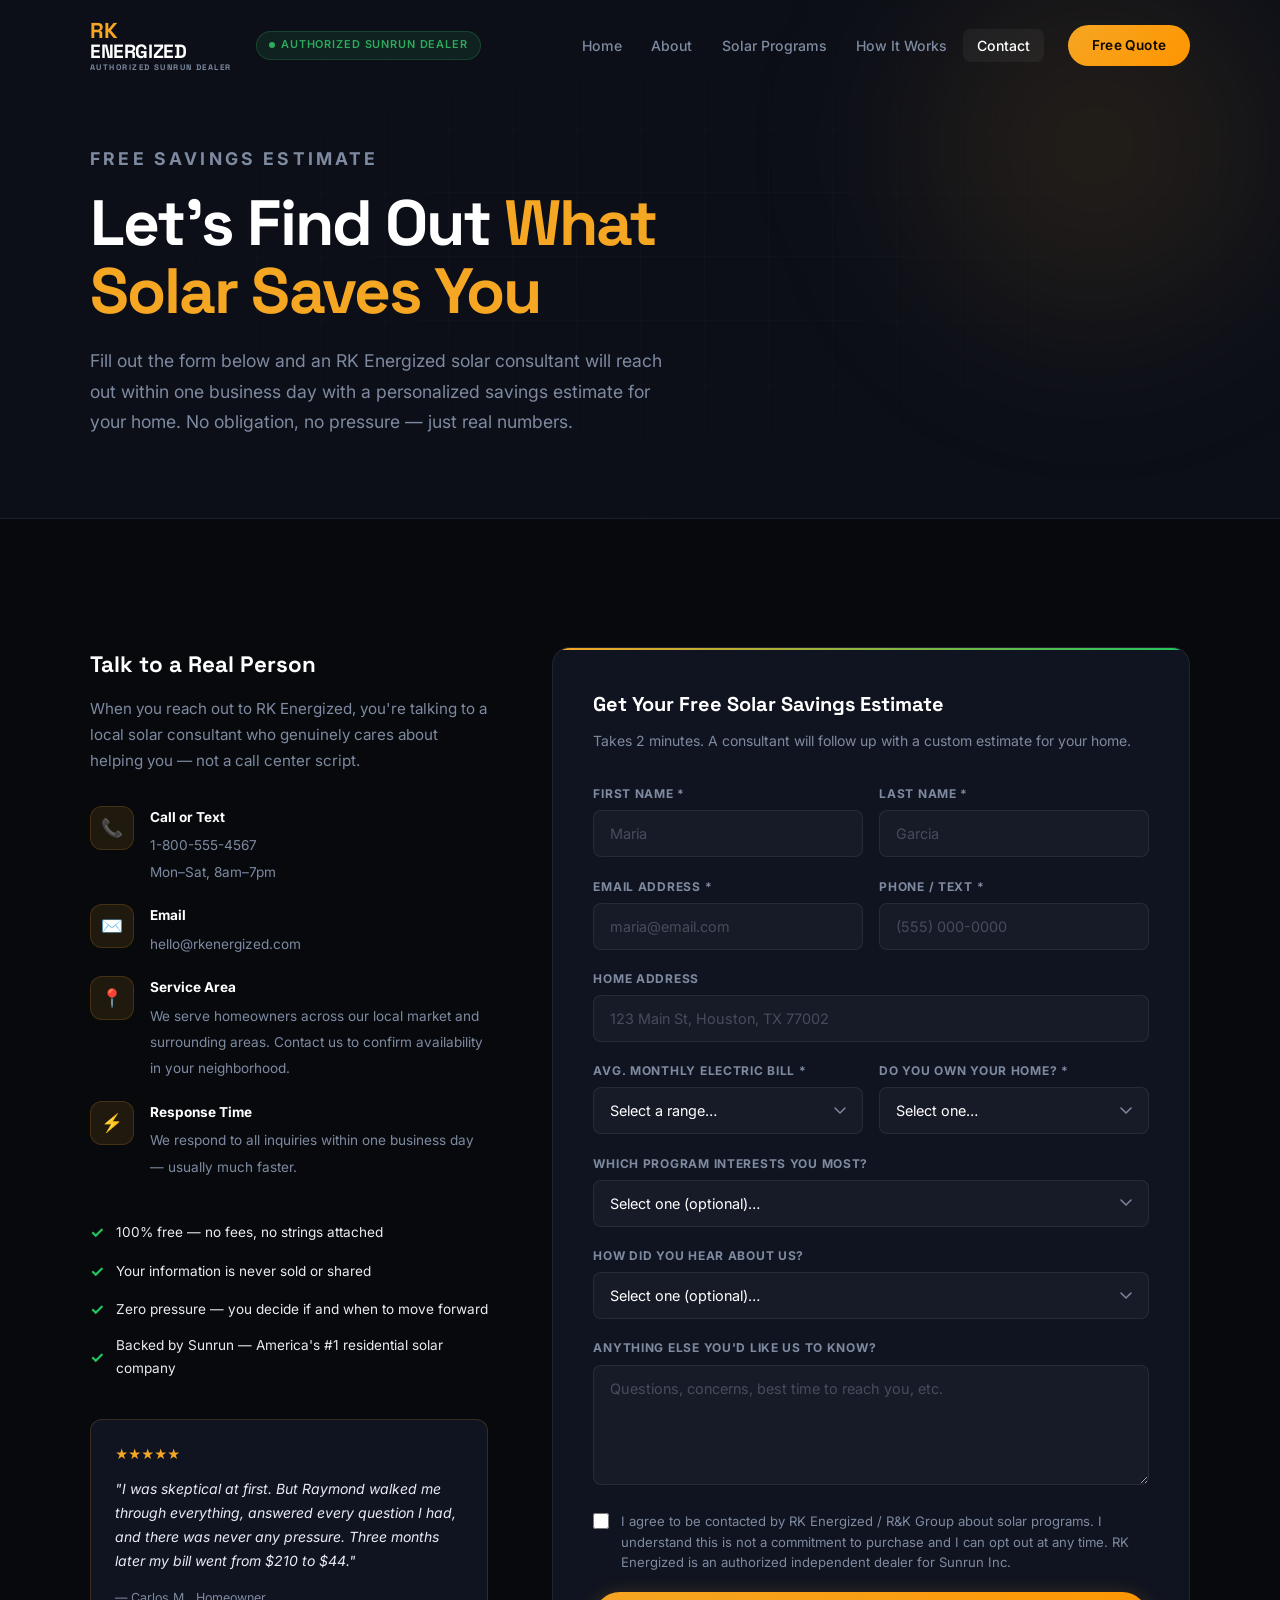
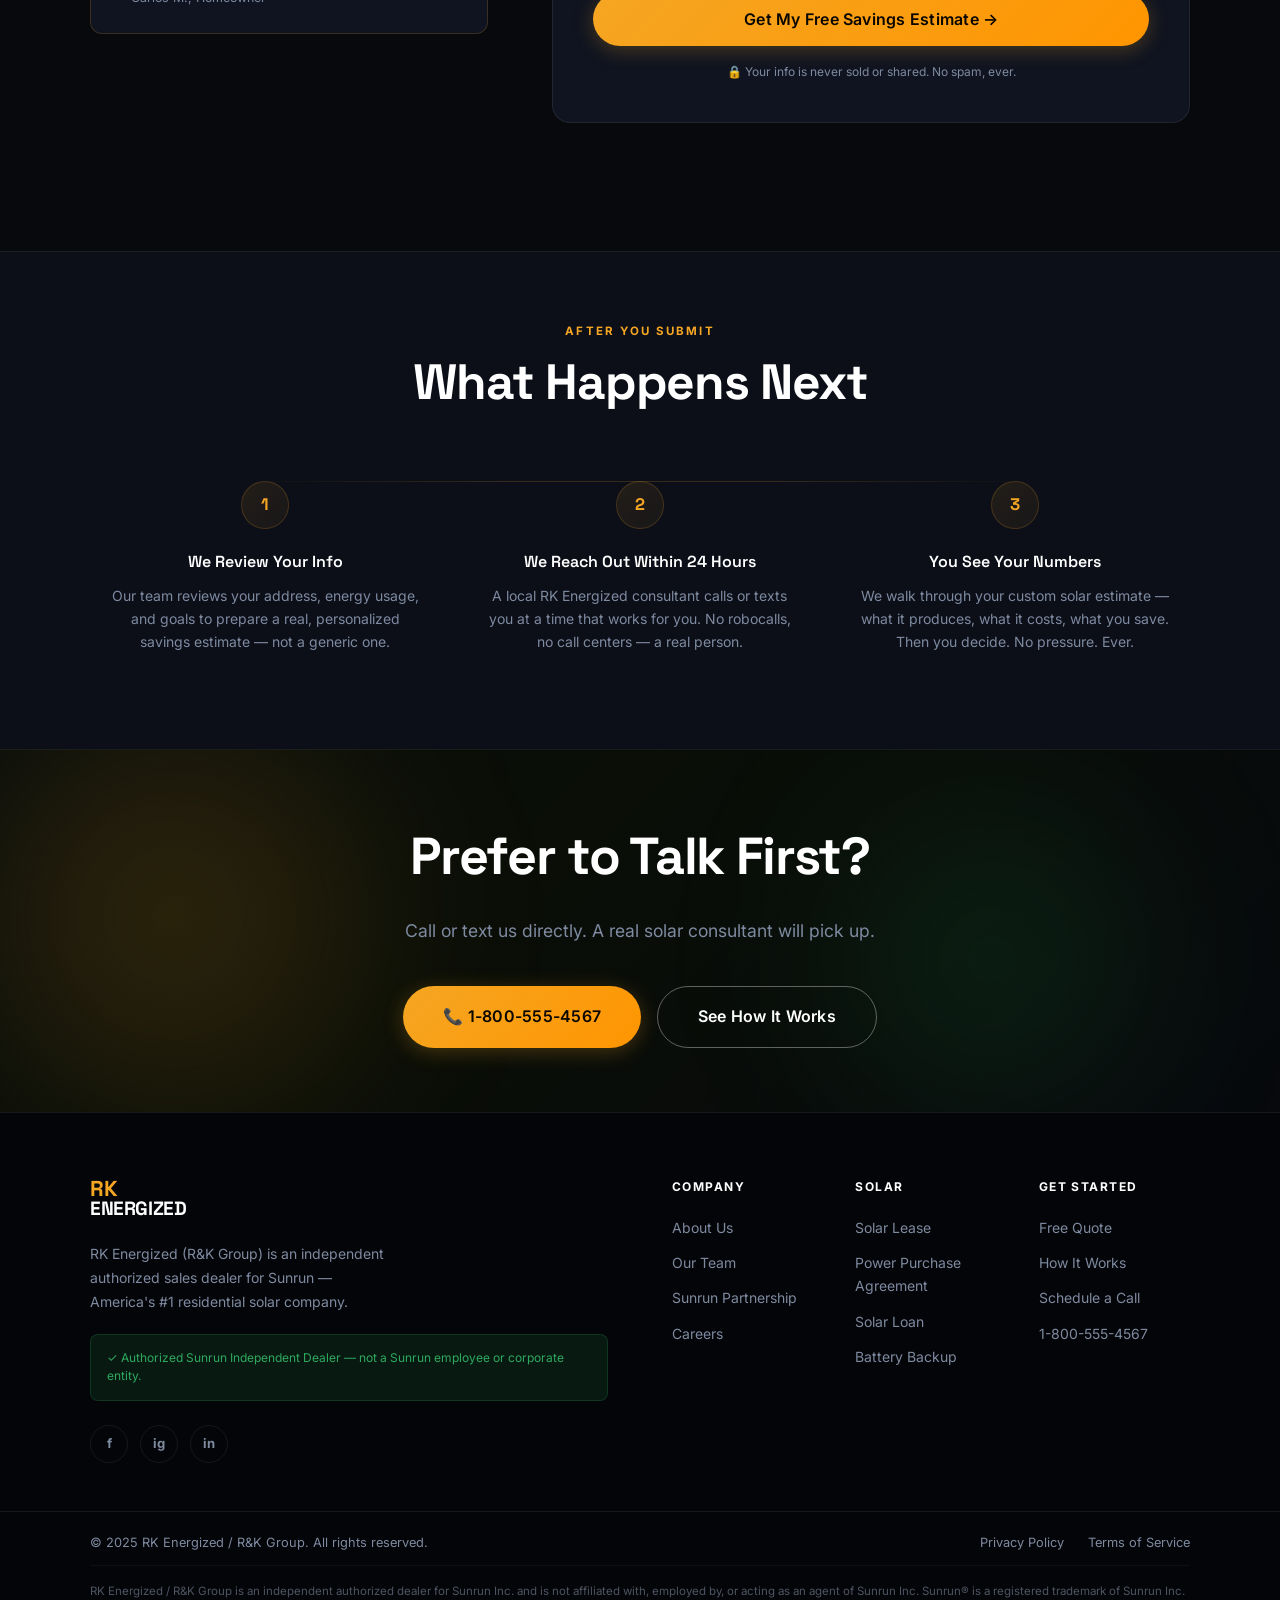
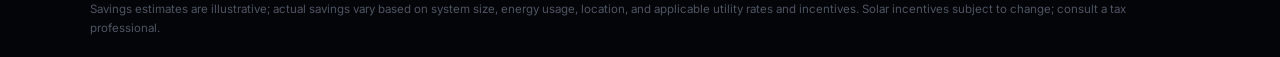
<file: contact.html>
<!DOCTYPE html>
<html lang="en">
<head>
  <meta charset="UTF-8" />
  <meta name="viewport" content="width=device-width, initial-scale=1.0" />
  <title>Free Solar Quote — RK Energized</title>
  <link rel="stylesheet" href="css/main.css" />
  <link rel="preconnect" href="https://fonts.googleapis.com" />
  <link rel="preconnect" href="https://fonts.gstatic.com" crossorigin />
  <link href="https://fonts.googleapis.com/css2?family=Inter:wght@300;400;500;600;700;800;900&family=Space+Grotesk:wght@400;500;600;700&display=swap" rel="stylesheet" />
</head>
<body>

  <nav class="nav" id="nav">
    <div class="nav__inner">
      <a href="index.html" class="nav__logo">
        <span class="logo-rk">RK</span><span class="logo-energized">ENERGIZED</span>
        <span class="logo-tagline">Authorized Sunrun Dealer</span>
      </a>
      <div class="nav__sunrun-badge">Authorized Sunrun Dealer</div>
      <ul class="nav__links">
        <li><a href="index.html" class="nav__link">Home</a></li>
        <li><a href="about.html" class="nav__link">About</a></li>
        <li><a href="programs.html" class="nav__link">Solar Programs</a></li>
        <li><a href="how-it-works.html" class="nav__link">How It Works</a></li>
        <li><a href="contact.html" class="nav__link active">Contact</a></li>
      </ul>
      <a href="contact.html" class="btn btn--nav">Free Quote</a>
      <button class="nav__hamburger" id="hamburger" aria-label="Toggle menu">
        <span></span><span></span><span></span>
      </button>
    </div>
    <div class="nav__mobile" id="mobileMenu">
      <a href="index.html" class="nav__mobile-link">Home</a>
      <a href="about.html" class="nav__mobile-link">About</a>
      <a href="programs.html" class="nav__mobile-link">Solar Programs</a>
      <a href="how-it-works.html" class="nav__mobile-link">How It Works</a>
      <a href="contact.html" class="nav__mobile-link">Contact</a>
      <a href="contact.html" class="btn btn--primary" style="margin-top:1rem;">Get a Free Quote</a>
    </div>
  </nav>

  <!-- PAGE HERO -->
  <section class="page-hero">
    <div class="page-hero__orb page-hero__orb--1"></div>
    <div class="container">
      <div class="page-hero__inner">
        <p class="eyebrow">Free Savings Estimate</p>
        <h1>Let's Find Out <span class="accent">What Solar Saves You</span></h1>
        <p>Fill out the form below and an RK Energized solar consultant will reach out within one business day with a personalized savings estimate for your home. No obligation, no pressure — just real numbers.</p>
      </div>
    </div>
  </section>

  <!-- CONTACT SECTION -->
  <section class="section contact-section">
    <div class="container">
      <div class="contact-grid">

        <!-- Left: Info -->
        <div class="contact-info">
          <h3>Talk to a Real Person</h3>
          <p>When you reach out to RK Energized, you're talking to a local solar consultant who genuinely cares about helping you — not a call center script.</p>

          <div class="contact-details">
            <div class="contact-detail">
              <div class="contact-detail__icon">📞</div>
              <div>
                <strong>Call or Text</strong>
                <span>1-800-555-4567<br/>Mon–Sat, 8am–7pm</span>
              </div>
            </div>
            <div class="contact-detail">
              <div class="contact-detail__icon">✉️</div>
              <div>
                <strong>Email</strong>
                <span>hello@rkenergized.com</span>
              </div>
            </div>
            <div class="contact-detail">
              <div class="contact-detail__icon">📍</div>
              <div>
                <strong>Service Area</strong>
                <span>We serve homeowners across our local market and surrounding areas. Contact us to confirm availability in your neighborhood.</span>
              </div>
            </div>
            <div class="contact-detail">
              <div class="contact-detail__icon">⚡</div>
              <div>
                <strong>Response Time</strong>
                <span>We respond to all inquiries within one business day — usually much faster.</span>
              </div>
            </div>
          </div>

          <!-- Trust signals -->
          <div style="margin-top:2.5rem;display:flex;flex-direction:column;gap:0.75rem;">
            <div style="display:flex;align-items:center;gap:0.75rem;font-size:0.85rem;color:var(--off-white);">
              <span style="color:var(--green);font-weight:700;font-size:1rem;">✓</span>
              100% free — no fees, no strings attached
            </div>
            <div style="display:flex;align-items:center;gap:0.75rem;font-size:0.85rem;color:var(--off-white);">
              <span style="color:var(--green);font-weight:700;font-size:1rem;">✓</span>
              Your information is never sold or shared
            </div>
            <div style="display:flex;align-items:center;gap:0.75rem;font-size:0.85rem;color:var(--off-white);">
              <span style="color:var(--green);font-weight:700;font-size:1rem;">✓</span>
              Zero pressure — you decide if and when to move forward
            </div>
            <div style="display:flex;align-items:center;gap:0.75rem;font-size:0.85rem;color:var(--off-white);">
              <span style="color:var(--green);font-weight:700;font-size:1rem;">✓</span>
              Backed by Sunrun — America's #1 residential solar company
            </div>
          </div>

          <!-- Testimonial snippet -->
          <div style="margin-top:2.5rem;background:var(--card-bg);border:1px solid var(--border-warm);border-radius:var(--radius-sm);padding:1.5rem;">
            <div style="display:flex;gap:2px;font-size:0.8rem;color:var(--amber);margin-bottom:0.75rem;">★★★★★</div>
            <p style="font-size:0.875rem;color:var(--off-white);line-height:1.7;font-style:italic;margin-bottom:1rem;">"I was skeptical at first. But Raymond walked me through everything, answered every question I had, and there was never any pressure. Three months later my bill went from $210 to $44."</p>
            <div style="font-size:0.78rem;color:var(--muted);">— Carlos M., Homeowner</div>
          </div>
        </div>

        <!-- Right: Form -->
        <div class="contact-form-card">
          <p class="form-title">Get Your Free Solar Savings Estimate</p>
          <p class="form-subtitle">Takes 2 minutes. A consultant will follow up with a custom estimate for your home.</p>

          <form id="contactForm" novalidate>
            <div class="form-row">
              <div class="form-group">
                <label for="firstName">First Name *</label>
                <input type="text" id="firstName" name="firstName" placeholder="Maria" required />
              </div>
              <div class="form-group">
                <label for="lastName">Last Name *</label>
                <input type="text" id="lastName" name="lastName" placeholder="Garcia" required />
              </div>
            </div>

            <div class="form-row">
              <div class="form-group">
                <label for="email">Email Address *</label>
                <input type="email" id="email" name="email" placeholder="maria@email.com" required />
              </div>
              <div class="form-group">
                <label for="phone">Phone / Text *</label>
                <input type="tel" id="phone" name="phone" placeholder="(555) 000-0000" required />
              </div>
            </div>

            <div class="form-group">
              <label for="address">Home Address</label>
              <input type="text" id="address" name="address" placeholder="123 Main St, Houston, TX 77002" />
            </div>

            <div class="form-row">
              <div class="form-group">
                <label for="bill">Avg. Monthly Electric Bill *</label>
                <select id="bill" name="bill" required>
                  <option value="" disabled selected>Select a range…</option>
                  <option>Under $75</option>
                  <option>$75 – $125</option>
                  <option>$125 – $200</option>
                  <option>$200 – $300</option>
                  <option>$300 – $400</option>
                  <option>$400+</option>
                  <option>Not sure</option>
                </select>
              </div>
              <div class="form-group">
                <label for="homeowner">Do You Own Your Home? *</label>
                <select id="homeowner" name="homeowner" required>
                  <option value="" disabled selected>Select one…</option>
                  <option>Yes — I own my home</option>
                  <option>No — I rent</option>
                  <option>I'm in the process of buying</option>
                </select>
              </div>
            </div>

            <div class="form-group">
              <label for="interest">Which program interests you most?</label>
              <select id="interest" name="interest">
                <option value="" disabled selected>Select one (optional)…</option>
                <option>Solar Lease ($0 down — most popular)</option>
                <option>Power Purchase Agreement (PPA)</option>
                <option>Solar Loan (own your system)</option>
                <option>Brightbox Battery Add-On</option>
                <option>Not sure — help me decide</option>
              </select>
            </div>

            <div class="form-group">
              <label for="how">How did you hear about us?</label>
              <select id="how" name="how">
                <option value="" disabled selected>Select one (optional)…</option>
                <option>Door-to-door visit</option>
                <option>Facebook / Instagram ad</option>
                <option>Friend or family referral</option>
                <option>Google search</option>
                <option>Other</option>
              </select>
            </div>

            <div class="form-group">
              <label for="message">Anything else you'd like us to know?</label>
              <textarea id="message" name="message" placeholder="Questions, concerns, best time to reach you, etc."></textarea>
            </div>

            <div class="form-checkbox">
              <input type="checkbox" id="consent" name="consent" required />
              <label for="consent">I agree to be contacted by RK Energized / R&K Group about solar programs. I understand this is not a commitment to purchase and I can opt out at any time. RK Energized is an authorized independent dealer for Sunrun Inc.</label>
            </div>

            <button type="submit" class="btn btn--primary btn--lg form-submit">
              Get My Free Savings Estimate →
            </button>

            <p style="text-align:center;font-size:0.75rem;color:var(--muted);margin-top:1rem;">🔒 Your info is never sold or shared. No spam, ever.</p>
          </form>
        </div>

      </div>
    </div>
  </section>

  <!-- WHAT HAPPENS NEXT -->
  <section style="background:var(--dark);border-top:1px solid var(--border);padding:4rem 0;">
    <div class="container">
      <div class="section-header" style="margin-bottom:2.5rem;">
        <p class="eyebrow">After You Submit</p>
        <h2 class="section-title">What Happens Next</h2>
      </div>
      <div class="steps-grid" style="grid-template-columns:repeat(3,1fr);">
        <div class="step-card">
          <div class="step-num">1</div>
          <h3>We Review Your Info</h3>
          <p>Our team reviews your address, energy usage, and goals to prepare a real, personalized savings estimate — not a generic one.</p>
        </div>
        <div class="step-card">
          <div class="step-num">2</div>
          <h3>We Reach Out Within 24 Hours</h3>
          <p>A local RK Energized consultant calls or texts you at a time that works for you. No robocalls, no call centers — a real person.</p>
        </div>
        <div class="step-card">
          <div class="step-num">3</div>
          <h3>You See Your Numbers</h3>
          <p>We walk through your custom solar estimate — what it produces, what it costs, what you save. Then you decide. No pressure. Ever.</p>
        </div>
      </div>
    </div>
  </section>

  <!-- CTA BANNER (minimal) -->
  <section class="cta-banner" style="padding:4rem 0;">
    <div class="cta-banner__bg">
      <div class="cta-orb cta-orb--1"></div>
      <div class="cta-orb cta-orb--2"></div>
    </div>
    <div class="container cta-banner__inner">
      <h2>Prefer to Talk First?</h2>
      <p>Call or text us directly. A real solar consultant will pick up.</p>
      <div class="cta-banner__actions">
        <a href="tel:+18005554567" class="btn btn--primary btn--lg">📞 1-800-555-4567</a>
        <a href="how-it-works.html" class="btn btn--ghost-white btn--lg">See How It Works</a>
      </div>
    </div>
  </section>

  <footer class="footer">
    <div class="container footer__inner">
      <div class="footer__brand">
        <a href="index.html" class="nav__logo" style="display:inline-flex;flex-direction:column;margin-bottom:0.5rem;">
          <span class="logo-rk">RK</span><span class="logo-energized">ENERGIZED</span>
        </a>
        <p>RK Energized (R&K Group) is an independent authorized sales dealer for Sunrun — America's #1 residential solar company.</p>
        <div class="footer__sunrun-note">✓ Authorized Sunrun Independent Dealer — not a Sunrun employee or corporate entity.</div>
        <div class="footer__social">
          <a href="#" class="social-link">f</a>
          <a href="#" class="social-link">ig</a>
          <a href="#" class="social-link">in</a>
        </div>
      </div>
      <div class="footer__links">
        <div class="footer__col">
          <h4>Company</h4>
          <a href="about.html">About Us</a>
          <a href="about.html#team">Our Team</a>
          <a href="about.html#partnership">Sunrun Partnership</a>
          <a href="contact.html">Careers</a>
        </div>
        <div class="footer__col">
          <h4>Solar</h4>
          <a href="programs.html#lease">Solar Lease</a>
          <a href="programs.html#ppa">Power Purchase Agreement</a>
          <a href="programs.html#loan">Solar Loan</a>
          <a href="programs.html#battery">Battery Backup</a>
        </div>
        <div class="footer__col">
          <h4>Get Started</h4>
          <a href="contact.html">Free Quote</a>
          <a href="how-it-works.html">How It Works</a>
          <a href="contact.html">Schedule a Call</a>
          <a href="tel:+18005554567">1-800-555-4567</a>
        </div>
      </div>
    </div>
    <div class="footer__bottom">
      <div class="container">
        <div class="footer__bottom-inner">
          <span>© 2025 RK Energized / R&K Group. All rights reserved.</span>
          <div class="footer__bottom-links">
            <a href="#">Privacy Policy</a>
            <a href="#">Terms of Service</a>
          </div>
        </div>
        <p class="footer__disclaimer">RK Energized / R&K Group is an independent authorized dealer for Sunrun Inc. and is not affiliated with, employed by, or acting as an agent of Sunrun Inc. Sunrun® is a registered trademark of Sunrun Inc. Savings estimates are illustrative; actual savings vary based on system size, energy usage, location, and applicable utility rates and incentives. Solar incentives subject to change; consult a tax professional.</p>
      </div>
    </div>
  </footer>

  <script src="js/main.js"></script>
</body>
</html>
</file>
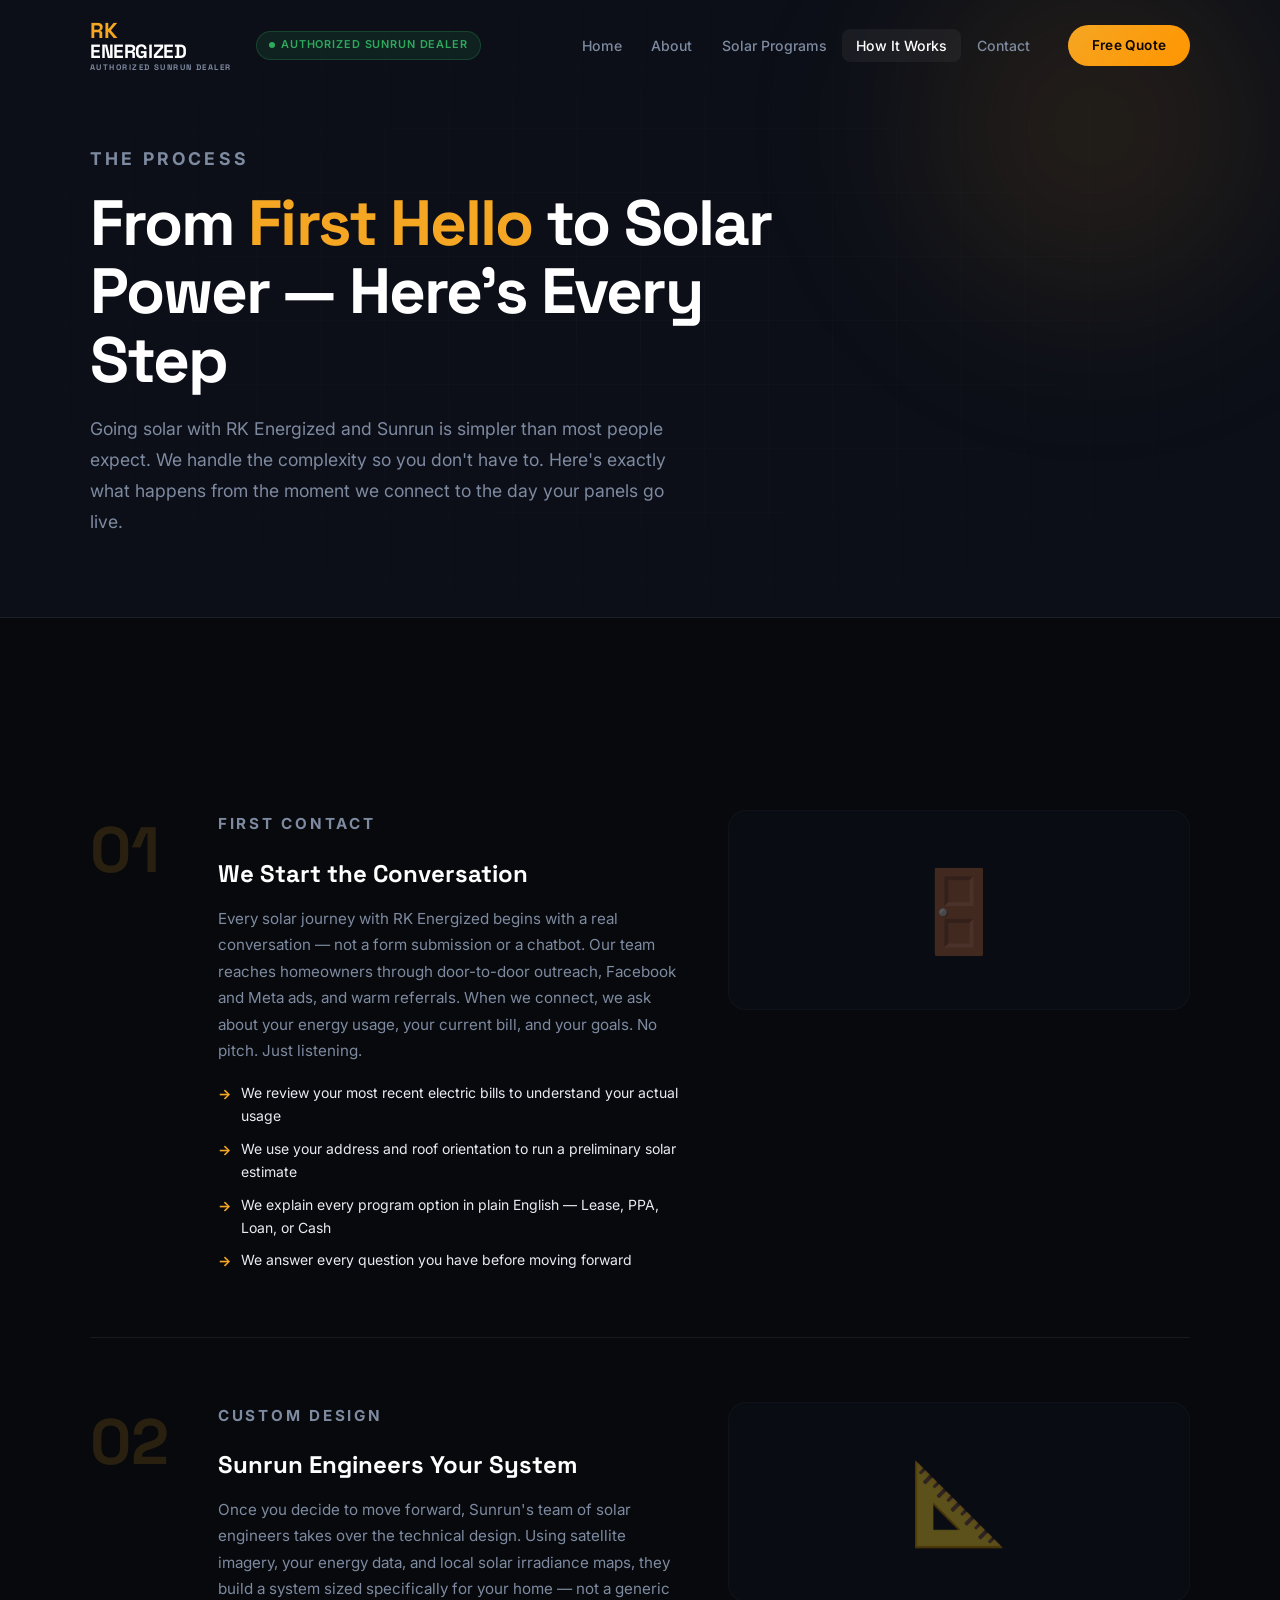
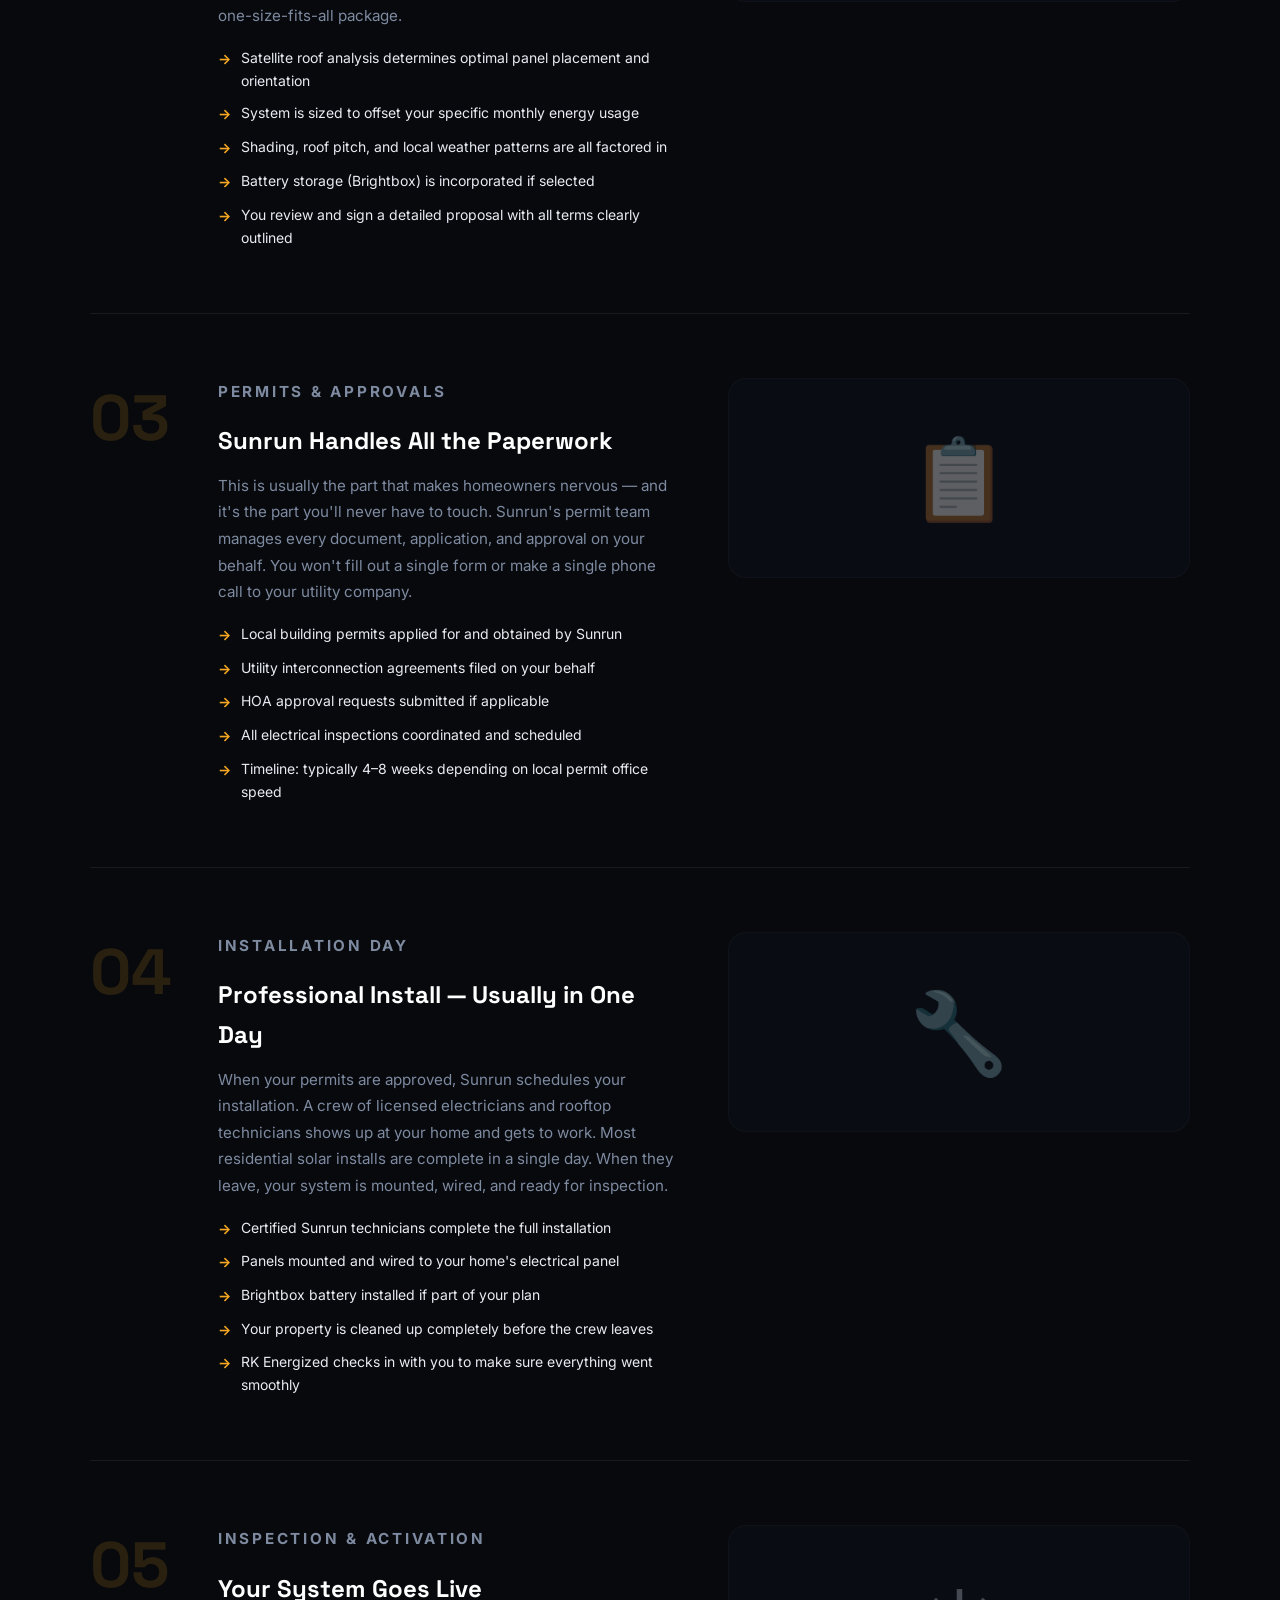
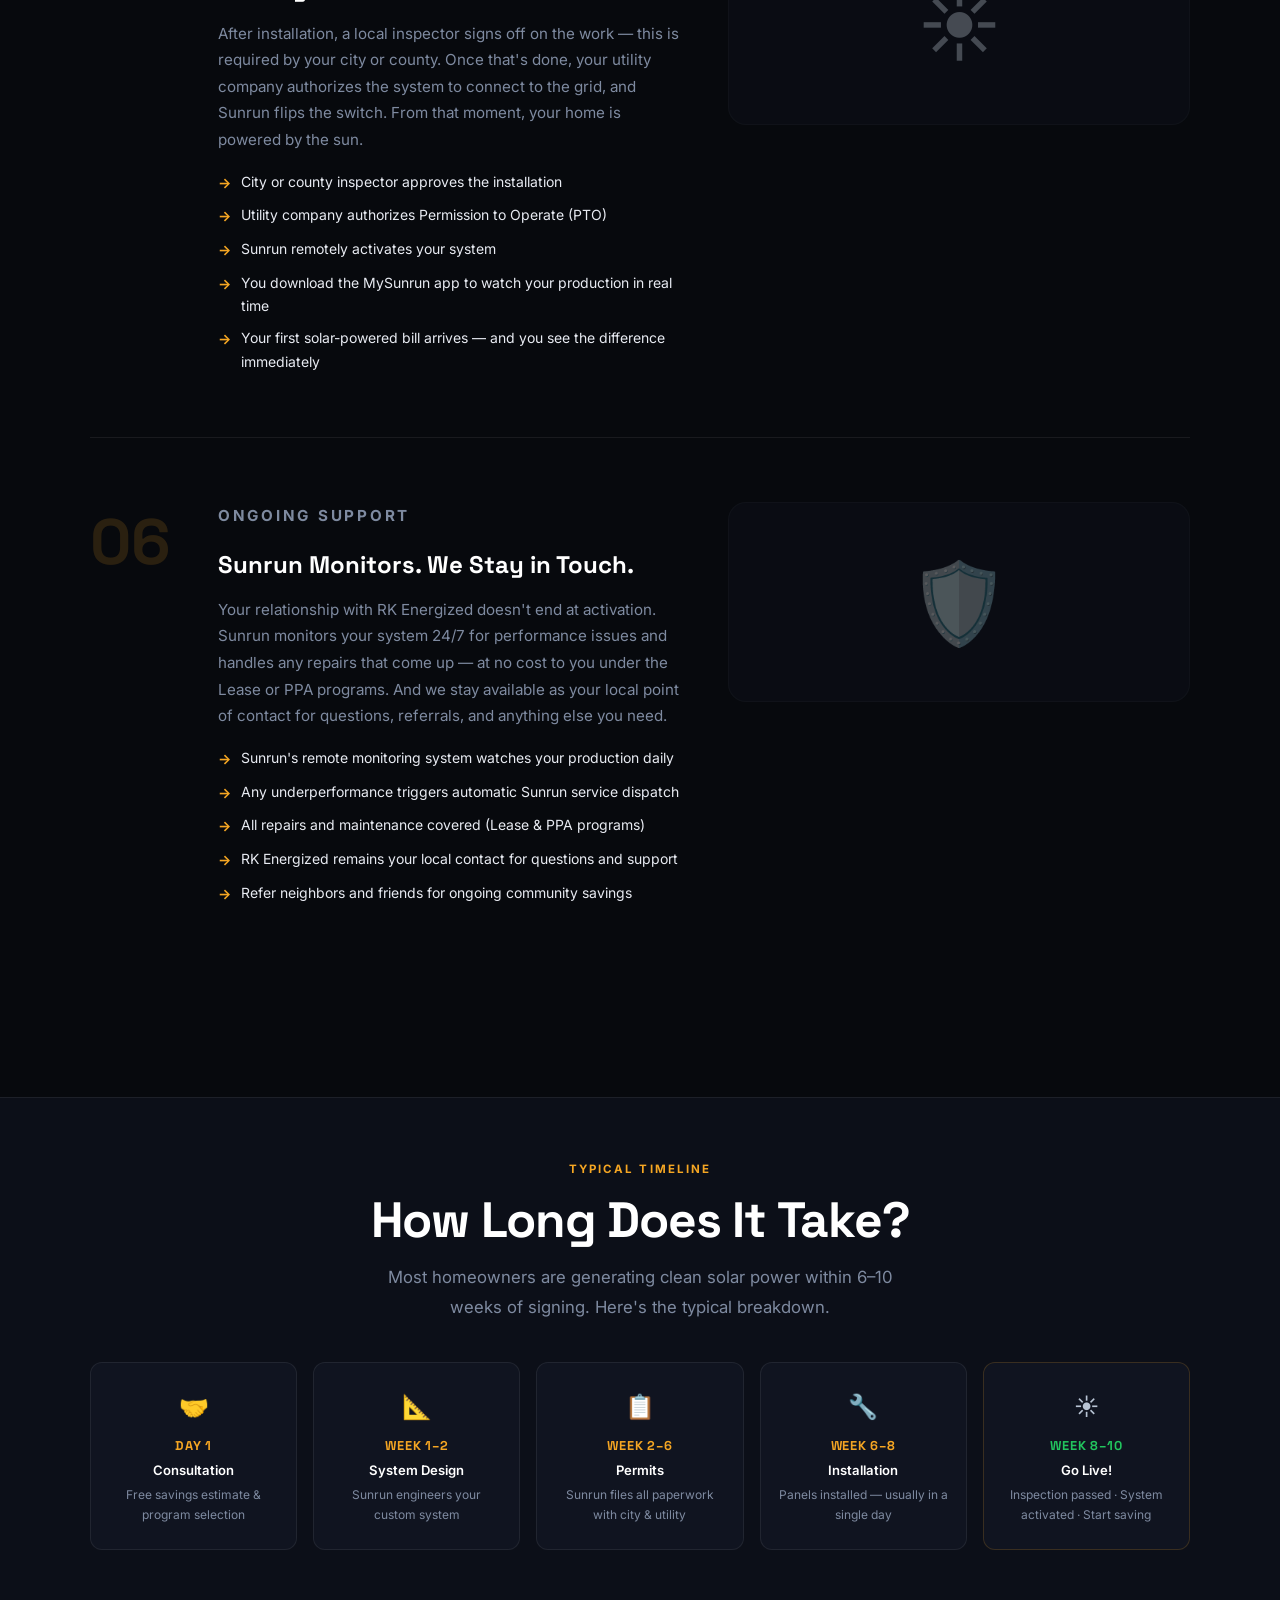
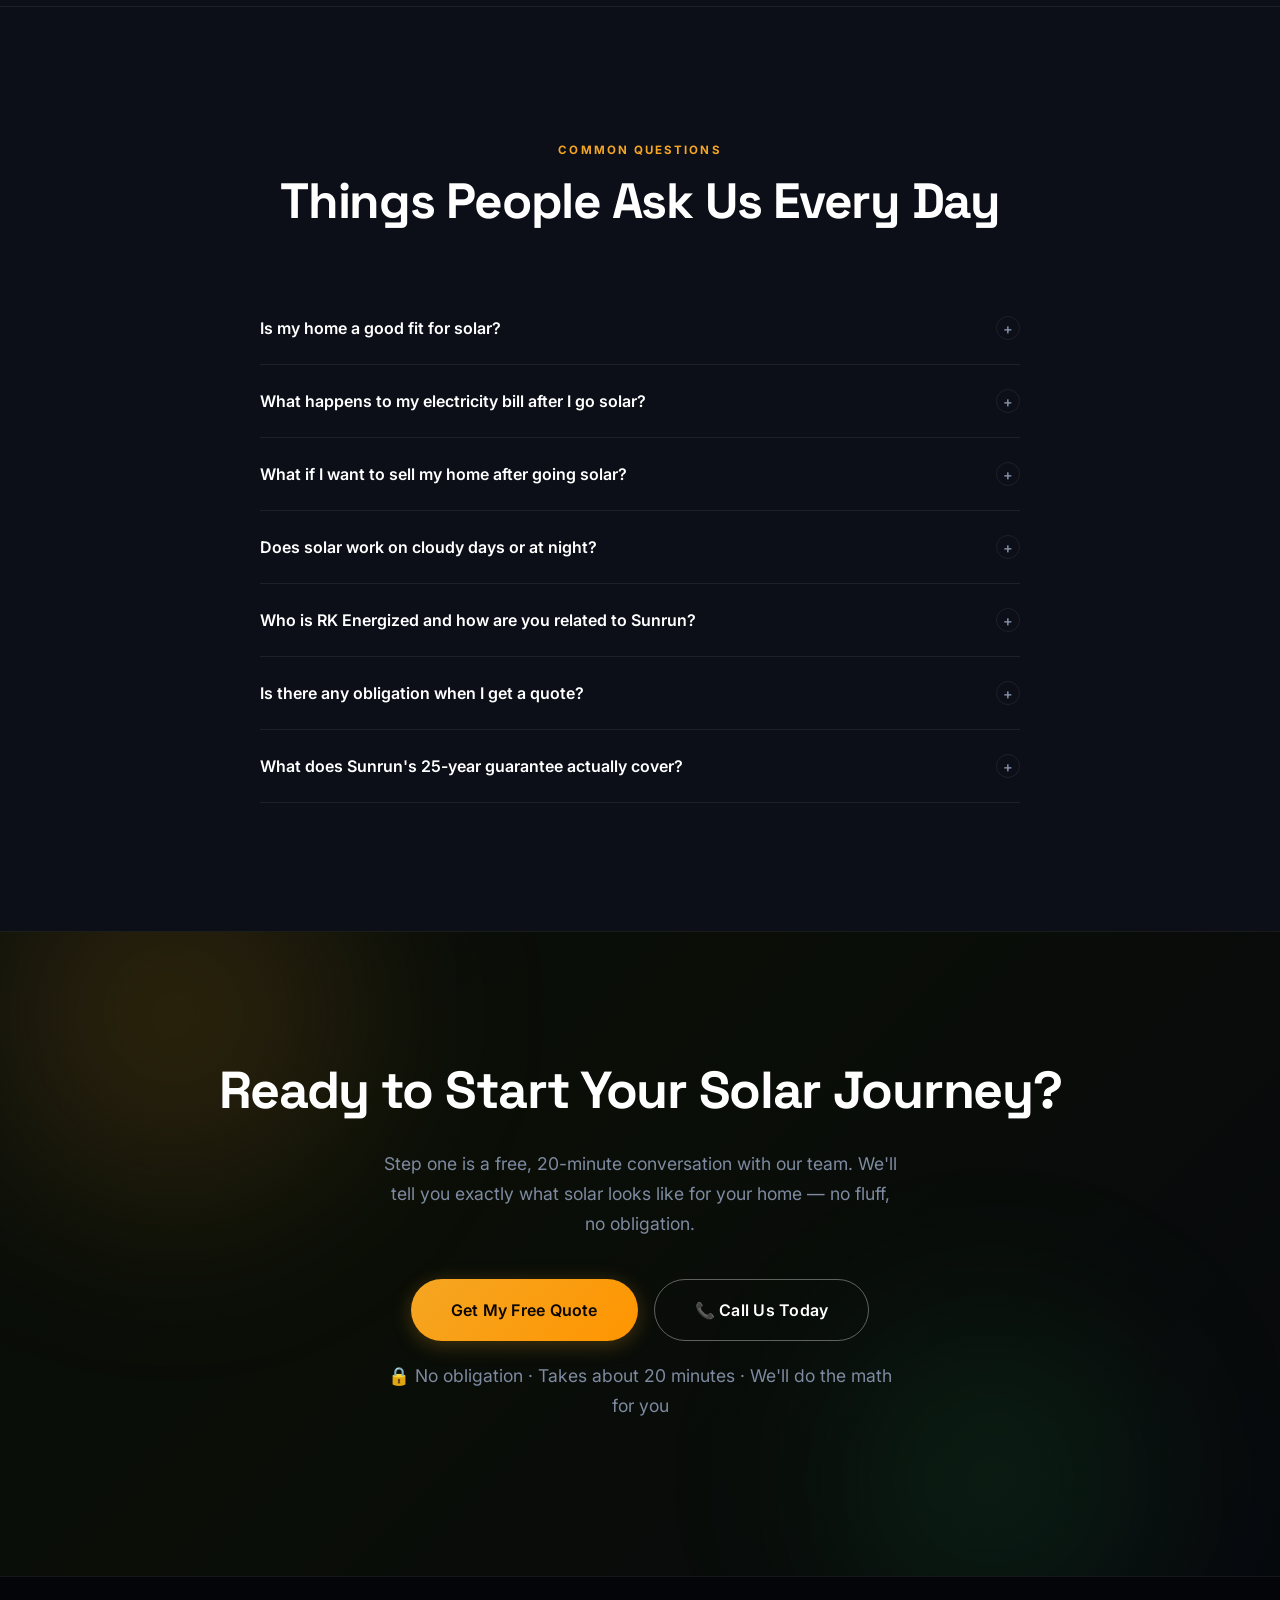
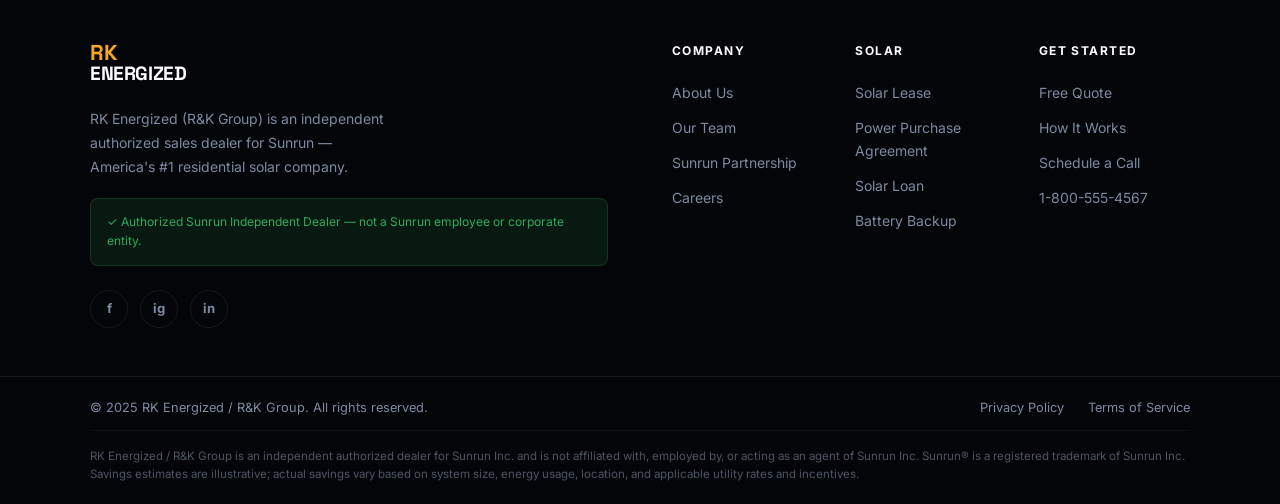
<file: how-it-works.html>
<!DOCTYPE html>
<html lang="en">
<head>
  <meta charset="UTF-8" />
  <meta name="viewport" content="width=device-width, initial-scale=1.0" />
  <title>How It Works — RK Energized</title>
  <link rel="stylesheet" href="css/main.css" />
  <link rel="preconnect" href="https://fonts.googleapis.com" />
  <link rel="preconnect" href="https://fonts.gstatic.com" crossorigin />
  <link href="https://fonts.googleapis.com/css2?family=Inter:wght@300;400;500;600;700;800;900&family=Space+Grotesk:wght@400;500;600;700&display=swap" rel="stylesheet" />
</head>
<body>

  <nav class="nav" id="nav">
    <div class="nav__inner">
      <a href="index.html" class="nav__logo">
        <span class="logo-rk">RK</span><span class="logo-energized">ENERGIZED</span>
        <span class="logo-tagline">Authorized Sunrun Dealer</span>
      </a>
      <div class="nav__sunrun-badge">Authorized Sunrun Dealer</div>
      <ul class="nav__links">
        <li><a href="index.html" class="nav__link">Home</a></li>
        <li><a href="about.html" class="nav__link">About</a></li>
        <li><a href="programs.html" class="nav__link">Solar Programs</a></li>
        <li><a href="how-it-works.html" class="nav__link active">How It Works</a></li>
        <li><a href="contact.html" class="nav__link">Contact</a></li>
      </ul>
      <a href="contact.html" class="btn btn--nav">Free Quote</a>
      <button class="nav__hamburger" id="hamburger" aria-label="Toggle menu">
        <span></span><span></span><span></span>
      </button>
    </div>
    <div class="nav__mobile" id="mobileMenu">
      <a href="index.html" class="nav__mobile-link">Home</a>
      <a href="about.html" class="nav__mobile-link">About</a>
      <a href="programs.html" class="nav__mobile-link">Solar Programs</a>
      <a href="how-it-works.html" class="nav__mobile-link">How It Works</a>
      <a href="contact.html" class="nav__mobile-link">Contact</a>
      <a href="contact.html" class="btn btn--primary" style="margin-top:1rem;">Get a Free Quote</a>
    </div>
  </nav>

  <!-- PAGE HERO -->
  <section class="page-hero">
    <div class="page-hero__orb page-hero__orb--1"></div>
    <div class="container">
      <div class="page-hero__inner">
        <p class="eyebrow">The Process</p>
        <h1>From <span class="accent">First Hello</span> to Solar Power — Here's Every Step</h1>
        <p>Going solar with RK Energized and Sunrun is simpler than most people expect. We handle the complexity so you don't have to. Here's exactly what happens from the moment we connect to the day your panels go live.</p>
      </div>
    </div>
  </section>

  <!-- HOW IT WORKS STEPS -->
  <section class="section how-page">
    <div class="container">
      <div class="how-steps">

        <div class="how-step">
          <div class="how-step__num">01</div>
          <div class="how-step__text">
            <p class="eyebrow">First Contact</p>
            <h3>We Start the Conversation</h3>
            <p>Every solar journey with RK Energized begins with a real conversation — not a form submission or a chatbot. Our team reaches homeowners through door-to-door outreach, Facebook and Meta ads, and warm referrals. When we connect, we ask about your energy usage, your current bill, and your goals. No pitch. Just listening.</p>
            <div class="how-step__details">
              <div class="how-step__detail">We review your most recent electric bills to understand your actual usage</div>
              <div class="how-step__detail">We use your address and roof orientation to run a preliminary solar estimate</div>
              <div class="how-step__detail">We explain every program option in plain English — Lease, PPA, Loan, or Cash</div>
              <div class="how-step__detail">We answer every question you have before moving forward</div>
            </div>
          </div>
          <div class="how-step__visual">🚪</div>
        </div>

        <div class="how-step">
          <div class="how-step__num">02</div>
          <div class="how-step__text">
            <p class="eyebrow">Custom Design</p>
            <h3>Sunrun Engineers Your System</h3>
            <p>Once you decide to move forward, Sunrun's team of solar engineers takes over the technical design. Using satellite imagery, your energy data, and local solar irradiance maps, they build a system sized specifically for your home — not a generic one-size-fits-all package.</p>
            <div class="how-step__details">
              <div class="how-step__detail">Satellite roof analysis determines optimal panel placement and orientation</div>
              <div class="how-step__detail">System is sized to offset your specific monthly energy usage</div>
              <div class="how-step__detail">Shading, roof pitch, and local weather patterns are all factored in</div>
              <div class="how-step__detail">Battery storage (Brightbox) is incorporated if selected</div>
              <div class="how-step__detail">You review and sign a detailed proposal with all terms clearly outlined</div>
            </div>
          </div>
          <div class="how-step__visual">📐</div>
        </div>

        <div class="how-step">
          <div class="how-step__num">03</div>
          <div class="how-step__text">
            <p class="eyebrow">Permits & Approvals</p>
            <h3>Sunrun Handles All the Paperwork</h3>
            <p>This is usually the part that makes homeowners nervous — and it's the part you'll never have to touch. Sunrun's permit team manages every document, application, and approval on your behalf. You won't fill out a single form or make a single phone call to your utility company.</p>
            <div class="how-step__details">
              <div class="how-step__detail">Local building permits applied for and obtained by Sunrun</div>
              <div class="how-step__detail">Utility interconnection agreements filed on your behalf</div>
              <div class="how-step__detail">HOA approval requests submitted if applicable</div>
              <div class="how-step__detail">All electrical inspections coordinated and scheduled</div>
              <div class="how-step__detail">Timeline: typically 4–8 weeks depending on local permit office speed</div>
            </div>
          </div>
          <div class="how-step__visual">📋</div>
        </div>

        <div class="how-step">
          <div class="how-step__num">04</div>
          <div class="how-step__text">
            <p class="eyebrow">Installation Day</p>
            <h3>Professional Install — Usually in One Day</h3>
            <p>When your permits are approved, Sunrun schedules your installation. A crew of licensed electricians and rooftop technicians shows up at your home and gets to work. Most residential solar installs are complete in a single day. When they leave, your system is mounted, wired, and ready for inspection.</p>
            <div class="how-step__details">
              <div class="how-step__detail">Certified Sunrun technicians complete the full installation</div>
              <div class="how-step__detail">Panels mounted and wired to your home's electrical panel</div>
              <div class="how-step__detail">Brightbox battery installed if part of your plan</div>
              <div class="how-step__detail">Your property is cleaned up completely before the crew leaves</div>
              <div class="how-step__detail">RK Energized checks in with you to make sure everything went smoothly</div>
            </div>
          </div>
          <div class="how-step__visual">🔧</div>
        </div>

        <div class="how-step">
          <div class="how-step__num">05</div>
          <div class="how-step__text">
            <p class="eyebrow">Inspection & Activation</p>
            <h3>Your System Goes Live</h3>
            <p>After installation, a local inspector signs off on the work — this is required by your city or county. Once that's done, your utility company authorizes the system to connect to the grid, and Sunrun flips the switch. From that moment, your home is powered by the sun.</p>
            <div class="how-step__details">
              <div class="how-step__detail">City or county inspector approves the installation</div>
              <div class="how-step__detail">Utility company authorizes Permission to Operate (PTO)</div>
              <div class="how-step__detail">Sunrun remotely activates your system</div>
              <div class="how-step__detail">You download the MySunrun app to watch your production in real time</div>
              <div class="how-step__detail">Your first solar-powered bill arrives — and you see the difference immediately</div>
            </div>
          </div>
          <div class="how-step__visual">☀️</div>
        </div>

        <div class="how-step">
          <div class="how-step__num">06</div>
          <div class="how-step__text">
            <p class="eyebrow">Ongoing Support</p>
            <h3>Sunrun Monitors. We Stay in Touch.</h3>
            <p>Your relationship with RK Energized doesn't end at activation. Sunrun monitors your system 24/7 for performance issues and handles any repairs that come up — at no cost to you under the Lease or PPA programs. And we stay available as your local point of contact for questions, referrals, and anything else you need.</p>
            <div class="how-step__details">
              <div class="how-step__detail">Sunrun's remote monitoring system watches your production daily</div>
              <div class="how-step__detail">Any underperformance triggers automatic Sunrun service dispatch</div>
              <div class="how-step__detail">All repairs and maintenance covered (Lease & PPA programs)</div>
              <div class="how-step__detail">RK Energized remains your local contact for questions and support</div>
              <div class="how-step__detail">Refer neighbors and friends for ongoing community savings</div>
            </div>
          </div>
          <div class="how-step__visual">🛡️</div>
        </div>

      </div>
    </div>
  </section>

  <!-- TIMELINE CALLOUT -->
  <section style="background:var(--dark);border-top:1px solid var(--border);border-bottom:1px solid var(--border);padding:3.5rem 0;">
    <div class="container">
      <div class="section-header" style="margin-bottom:2.5rem;">
        <p class="eyebrow">Typical Timeline</p>
        <h2 class="section-title">How Long Does It Take?</h2>
        <p class="section-desc">Most homeowners are generating clean solar power within 6–10 weeks of signing. Here's the typical breakdown.</p>
      </div>
      <div style="display:grid;grid-template-columns:repeat(5,1fr);gap:1rem;text-align:center;">
        <div style="background:var(--card-bg);border:1px solid var(--border);border-radius:var(--radius-sm);padding:1.5rem 1rem;">
          <div style="font-size:1.5rem;margin-bottom:0.5rem;">🤝</div>
          <div style="font-family:var(--font-display);font-weight:700;color:var(--amber);font-size:0.8rem;letter-spacing:0.06em;text-transform:uppercase;margin-bottom:0.25rem;">Day 1</div>
          <div style="font-size:0.82rem;font-weight:600;color:var(--white);margin-bottom:0.25rem;">Consultation</div>
          <div style="font-size:0.75rem;color:var(--muted);">Free savings estimate &amp; program selection</div>
        </div>
        <div style="background:var(--card-bg);border:1px solid var(--border);border-radius:var(--radius-sm);padding:1.5rem 1rem;">
          <div style="font-size:1.5rem;margin-bottom:0.5rem;">📐</div>
          <div style="font-family:var(--font-display);font-weight:700;color:var(--amber);font-size:0.8rem;letter-spacing:0.06em;text-transform:uppercase;margin-bottom:0.25rem;">Week 1–2</div>
          <div style="font-size:0.82rem;font-weight:600;color:var(--white);margin-bottom:0.25rem;">System Design</div>
          <div style="font-size:0.75rem;color:var(--muted);">Sunrun engineers your custom system</div>
        </div>
        <div style="background:var(--card-bg);border:1px solid var(--border);border-radius:var(--radius-sm);padding:1.5rem 1rem;">
          <div style="font-size:1.5rem;margin-bottom:0.5rem;">📋</div>
          <div style="font-family:var(--font-display);font-weight:700;color:var(--amber);font-size:0.8rem;letter-spacing:0.06em;text-transform:uppercase;margin-bottom:0.25rem;">Week 2–6</div>
          <div style="font-size:0.82rem;font-weight:600;color:var(--white);margin-bottom:0.25rem;">Permits</div>
          <div style="font-size:0.75rem;color:var(--muted);">Sunrun files all paperwork with city &amp; utility</div>
        </div>
        <div style="background:var(--card-bg);border:1px solid var(--border);border-radius:var(--radius-sm);padding:1.5rem 1rem;">
          <div style="font-size:1.5rem;margin-bottom:0.5rem;">🔧</div>
          <div style="font-family:var(--font-display);font-weight:700;color:var(--amber);font-size:0.8rem;letter-spacing:0.06em;text-transform:uppercase;margin-bottom:0.25rem;">Week 6–8</div>
          <div style="font-size:0.82rem;font-weight:600;color:var(--white);margin-bottom:0.25rem;">Installation</div>
          <div style="font-size:0.75rem;color:var(--muted);">Panels installed — usually in a single day</div>
        </div>
        <div style="background:var(--card-bg);border:1px solid var(--border-warm);border-radius:var(--radius-sm);padding:1.5rem 1rem;">
          <div style="font-size:1.5rem;margin-bottom:0.5rem;">☀️</div>
          <div style="font-family:var(--font-display);font-weight:700;color:var(--green);font-size:0.8rem;letter-spacing:0.06em;text-transform:uppercase;margin-bottom:0.25rem;">Week 8–10</div>
          <div style="font-size:0.82rem;font-weight:600;color:var(--white);margin-bottom:0.25rem;">Go Live!</div>
          <div style="font-size:0.75rem;color:var(--muted);">Inspection passed · System activated · Start saving</div>
        </div>
      </div>
    </div>
  </section>

  <!-- FAQ -->
  <section class="section faq-section">
    <div class="container">
      <div class="section-header">
        <p class="eyebrow">Common Questions</p>
        <h2 class="section-title">Things People Ask Us Every Day</h2>
      </div>
      <div class="faq-list">

        <div class="faq-item">
          <button class="faq-question">
            Is my home a good fit for solar?
            <span class="faq-icon">+</span>
          </button>
          <div class="faq-answer">
            <p>Most single-family homes with a south-, east-, or west-facing roof and moderate to high electric bills are excellent candidates. We'll run a free analysis using your address and energy usage to tell you exactly what your system could produce and what you'd save — no commitment required.</p>
          </div>
        </div>

        <div class="faq-item">
          <button class="faq-question">
            What happens to my electricity bill after I go solar?
            <span class="faq-icon">+</span>
          </button>
          <div class="faq-answer">
            <p>You'll still receive a bill from your utility company, but it will be dramatically lower — often $0–$30 for basic grid connection fees. You'll also pay your Sunrun monthly amount (for Lease or PPA), which is lower than what you were paying your utility before. The net result is a real, measurable monthly savings for most homeowners.</p>
          </div>
        </div>

        <div class="faq-item">
          <button class="faq-question">
            What if I want to sell my home after going solar?
            <span class="faq-icon">+</span>
          </button>
          <div class="faq-answer">
            <p>Solar actually makes your home more attractive to buyers — studies show solar homes sell faster and for more money. For Lease and PPA programs, the agreement can be transferred to the new owner (most buyers see it as a benefit) or, in some cases, paid off at closing. For Loan and Cash purchase, the system is part of the home's sale value.</p>
          </div>
        </div>

        <div class="faq-item">
          <button class="faq-question">
            Does solar work on cloudy days or at night?
            <span class="faq-icon">+</span>
          </button>
          <div class="faq-answer">
            <p>Solar panels produce power whenever daylight hits them — even on overcast days (just at reduced capacity). At night, your home draws power from the grid as normal, or from a Brightbox battery if you've added one. Sunrun's systems are designed to produce enough power during daylight hours to offset your evening usage based on your local climate.</p>
          </div>
        </div>

        <div class="faq-item">
          <button class="faq-question">
            Who is RK Energized and how are you related to Sunrun?
            <span class="faq-icon">+</span>
          </button>
          <div class="faq-answer">
            <p>RK Energized (R&K Group) is an independent authorized sales dealer for Sunrun — not a Sunrun employee or corporate office. We're a locally owned business that partners with Sunrun to bring their residential solar products to homeowners in our community. When you sign up through us, your contract and warranty are directly with Sunrun. We handle the personal, local side of the relationship; Sunrun handles the installation, monitoring, and long-term support.</p>
          </div>
        </div>

        <div class="faq-item">
          <button class="faq-question">
            Is there any obligation when I get a quote?
            <span class="faq-icon">+</span>
          </button>
          <div class="faq-answer">
            <p>Absolutely not. Our free consultation is exactly that — free, and obligation-free. We'll show you what a Sunrun system would cost, what it would produce, and what you'd save. You decide if and when to move forward. We never use high-pressure tactics, and we'll never contact you more than you want us to.</p>
          </div>
        </div>

        <div class="faq-item">
          <button class="faq-question">
            What does Sunrun's 25-year guarantee actually cover?
            <span class="faq-icon">+</span>
          </button>
          <div class="faq-answer">
            <p>Sunrun guarantees that your solar system will produce a specified amount of power every year for 25 years. If the system underperforms in any year, Sunrun will either repair the system or credit you for the difference. For Lease and PPA customers, all maintenance and repairs during that 25-year period are also covered at no cost to you.</p>
          </div>
        </div>

      </div>
    </div>
  </section>

  <!-- CTA BANNER -->
  <section class="cta-banner">
    <div class="cta-banner__bg">
      <div class="cta-orb cta-orb--1"></div>
      <div class="cta-orb cta-orb--2"></div>
    </div>
    <div class="container cta-banner__inner">
      <h2>Ready to Start Your Solar Journey?</h2>
      <p>Step one is a free, 20-minute conversation with our team. We'll tell you exactly what solar looks like for your home — no fluff, no obligation.</p>
      <div class="cta-banner__actions">
        <a href="contact.html" class="btn btn--primary btn--lg">Get My Free Quote</a>
        <a href="tel:+18005554567" class="btn btn--ghost-white btn--lg">📞 Call Us Today</a>
      </div>
      <p class="cta-banner__note">🔒 No obligation · Takes about 20 minutes · We'll do the math for you</p>
    </div>
  </section>

  <footer class="footer">
    <div class="container footer__inner">
      <div class="footer__brand">
        <a href="index.html" class="nav__logo" style="display:inline-flex;flex-direction:column;margin-bottom:0.5rem;">
          <span class="logo-rk">RK</span><span class="logo-energized">ENERGIZED</span>
        </a>
        <p>RK Energized (R&K Group) is an independent authorized sales dealer for Sunrun — America's #1 residential solar company.</p>
        <div class="footer__sunrun-note">✓ Authorized Sunrun Independent Dealer — not a Sunrun employee or corporate entity.</div>
        <div class="footer__social">
          <a href="#" class="social-link">f</a>
          <a href="#" class="social-link">ig</a>
          <a href="#" class="social-link">in</a>
        </div>
      </div>
      <div class="footer__links">
        <div class="footer__col">
          <h4>Company</h4>
          <a href="about.html">About Us</a>
          <a href="about.html#team">Our Team</a>
          <a href="about.html#partnership">Sunrun Partnership</a>
          <a href="contact.html">Careers</a>
        </div>
        <div class="footer__col">
          <h4>Solar</h4>
          <a href="programs.html#lease">Solar Lease</a>
          <a href="programs.html#ppa">Power Purchase Agreement</a>
          <a href="programs.html#loan">Solar Loan</a>
          <a href="programs.html#battery">Battery Backup</a>
        </div>
        <div class="footer__col">
          <h4>Get Started</h4>
          <a href="contact.html">Free Quote</a>
          <a href="how-it-works.html">How It Works</a>
          <a href="contact.html">Schedule a Call</a>
          <a href="tel:+18005554567">1-800-555-4567</a>
        </div>
      </div>
    </div>
    <div class="footer__bottom">
      <div class="container">
        <div class="footer__bottom-inner">
          <span>© 2025 RK Energized / R&K Group. All rights reserved.</span>
          <div class="footer__bottom-links">
            <a href="#">Privacy Policy</a>
            <a href="#">Terms of Service</a>
          </div>
        </div>
        <p class="footer__disclaimer">RK Energized / R&K Group is an independent authorized dealer for Sunrun Inc. and is not affiliated with, employed by, or acting as an agent of Sunrun Inc. Sunrun® is a registered trademark of Sunrun Inc. Savings estimates are illustrative; actual savings vary based on system size, energy usage, location, and applicable utility rates and incentives.</p>
      </div>
    </div>
  </footer>

  <script src="js/main.js"></script>
</body>
</html>
</file>
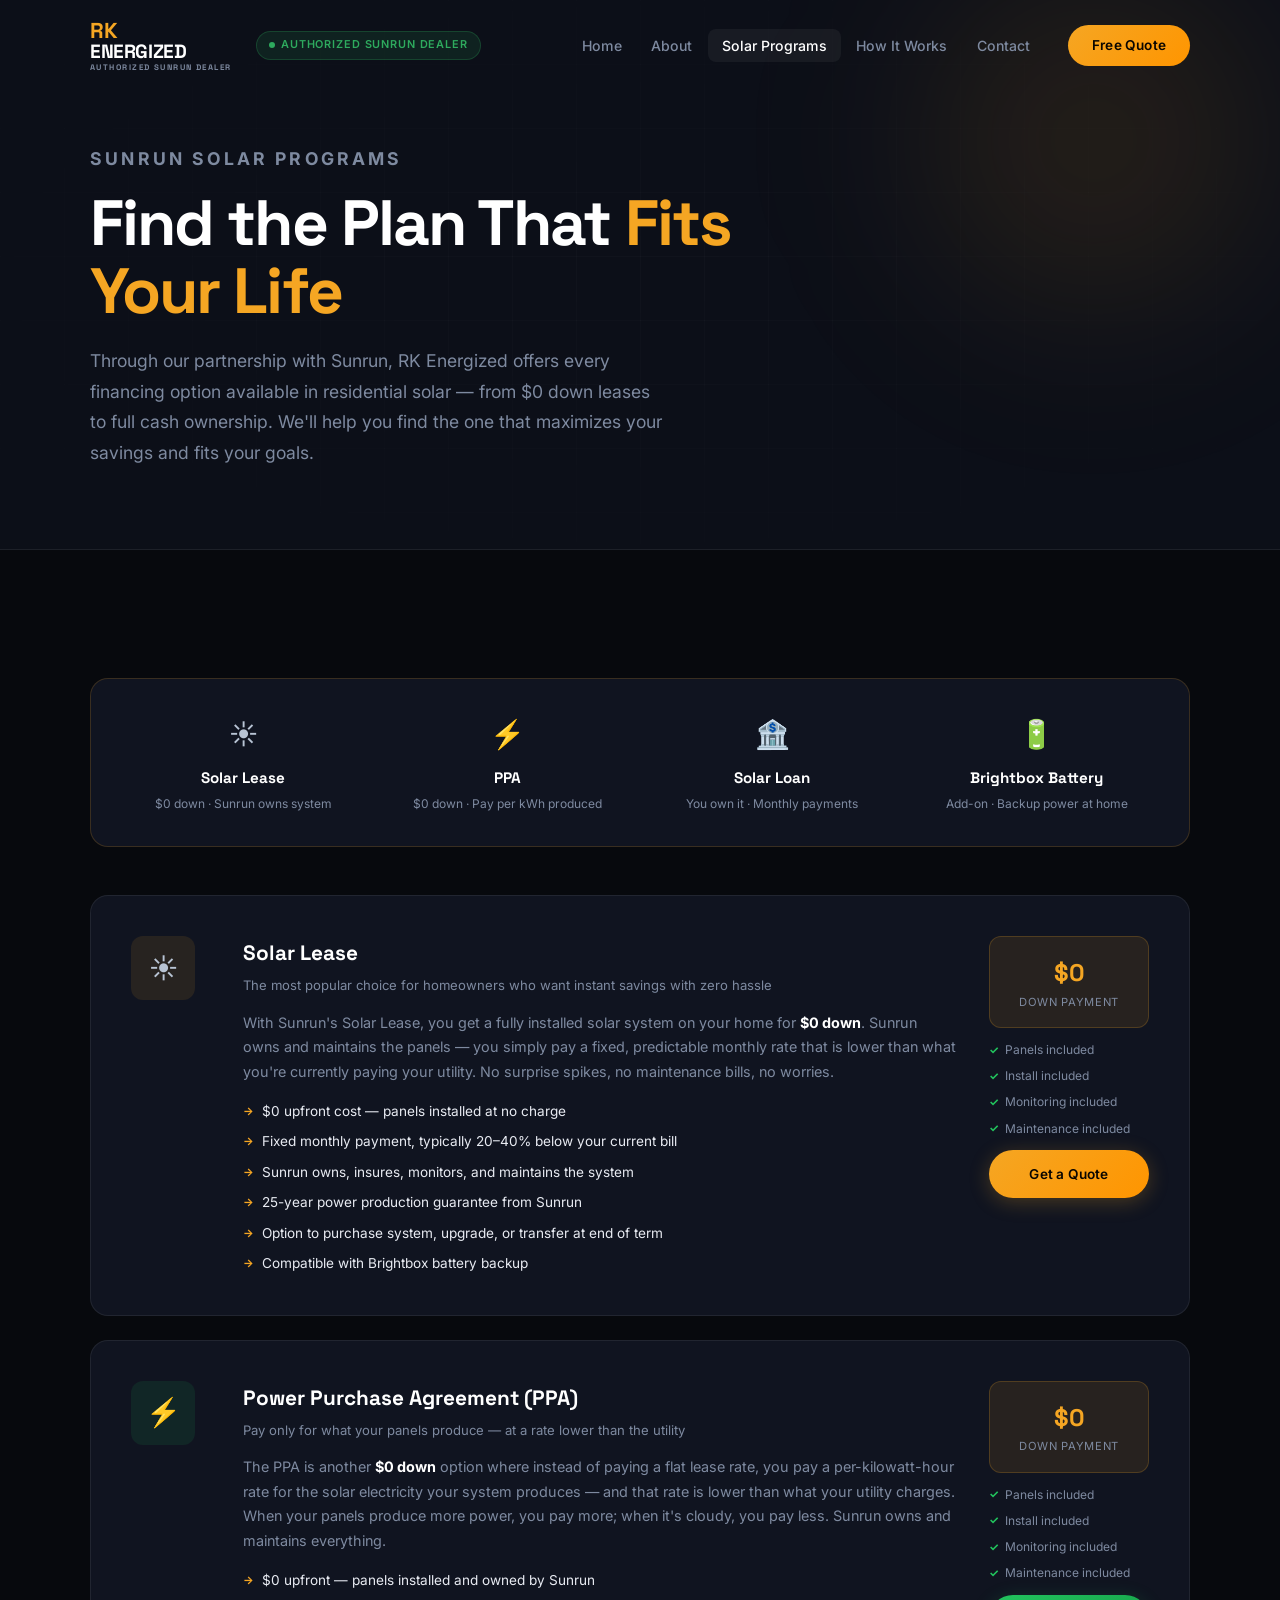
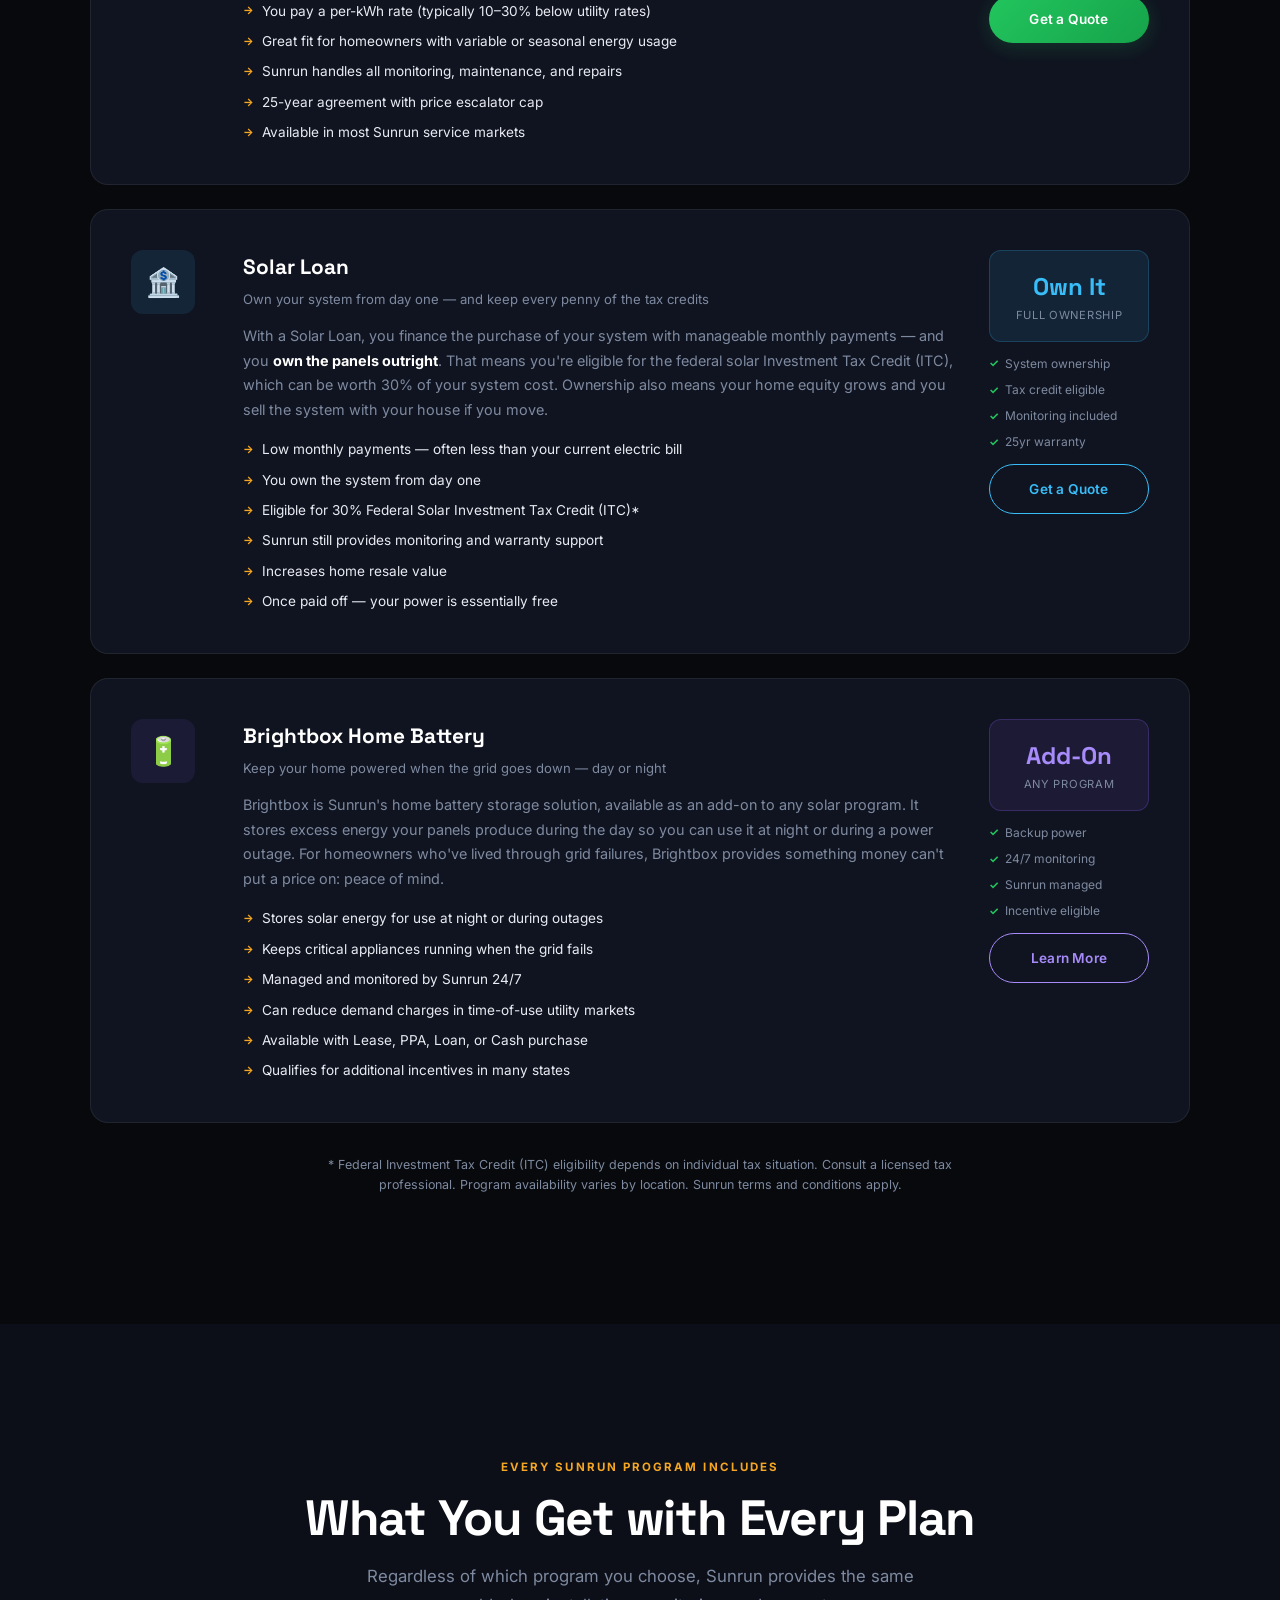
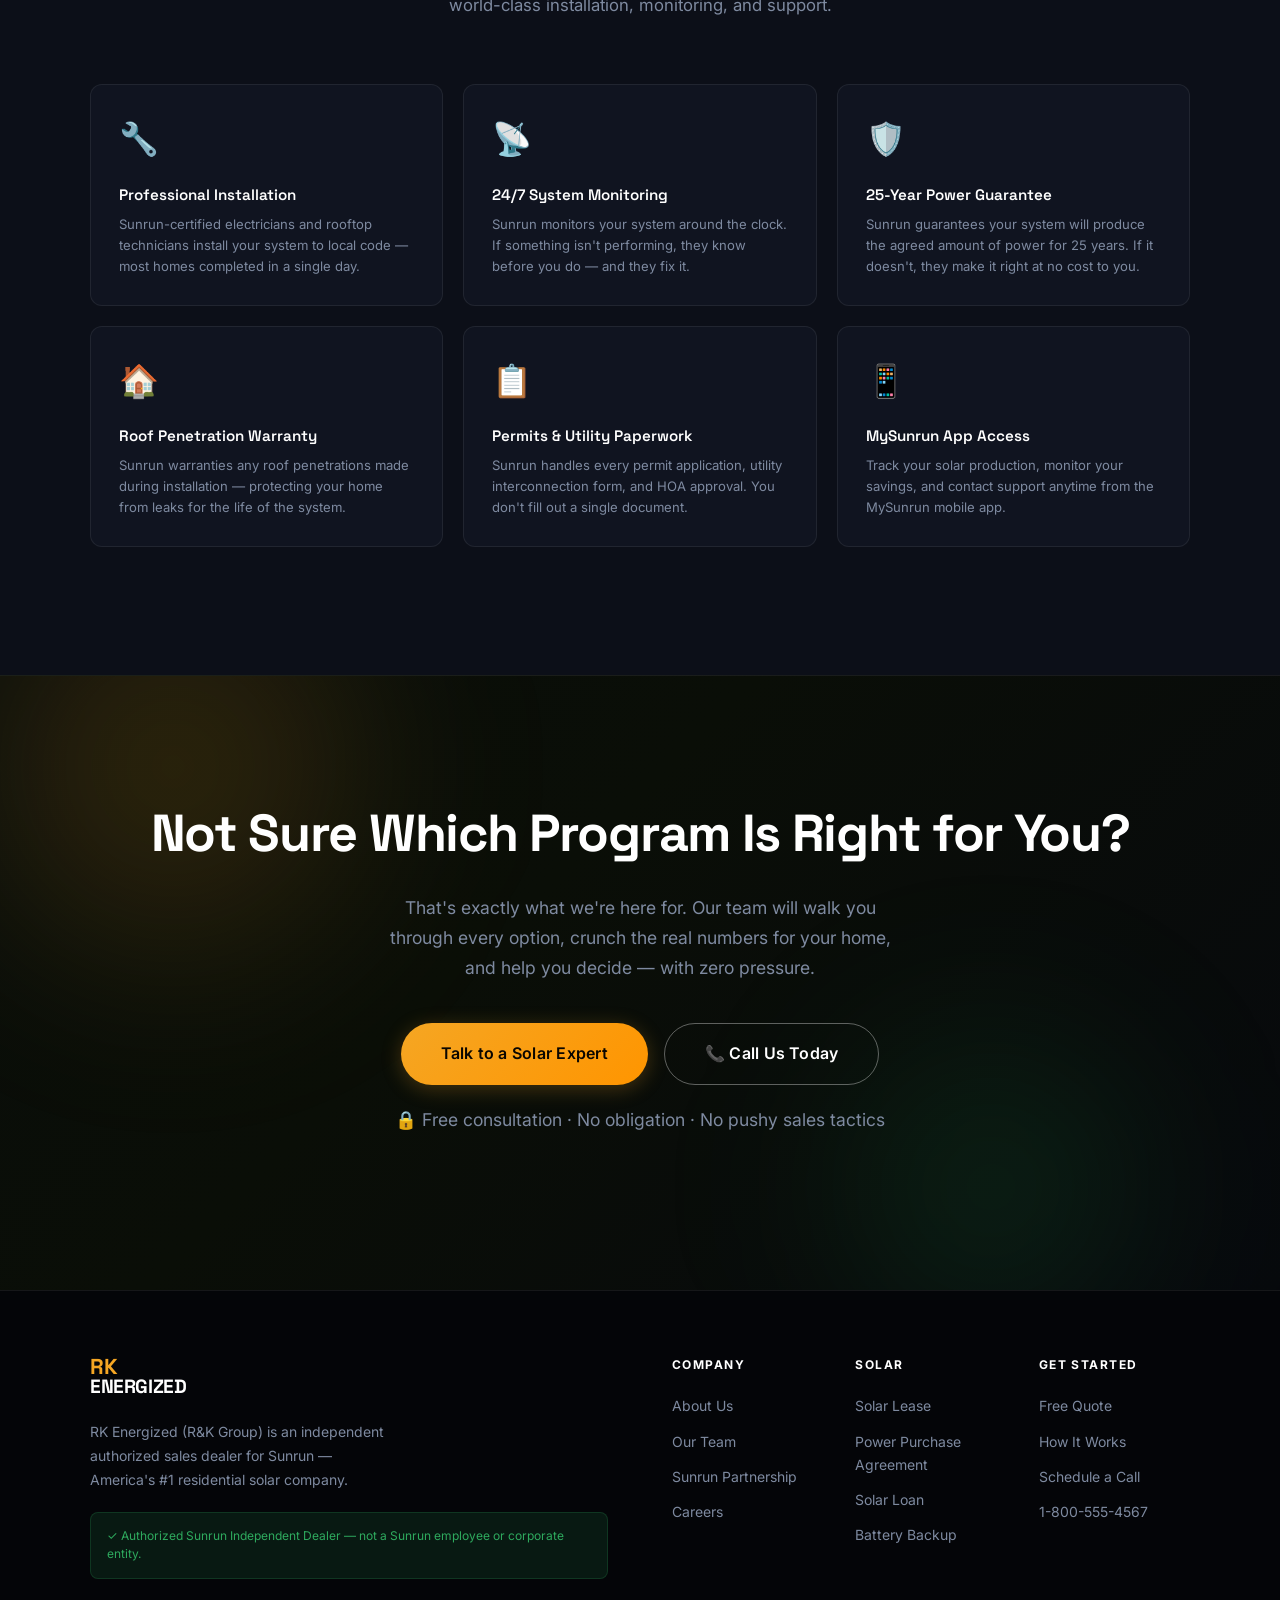
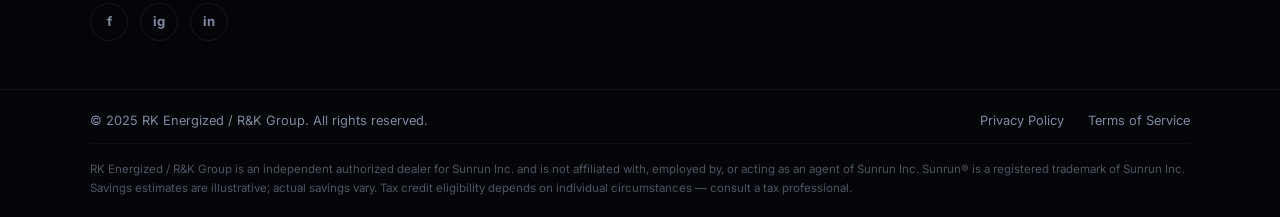
<file: programs.html>
<!DOCTYPE html>
<html lang="en">
<head>
  <meta charset="UTF-8" />
  <meta name="viewport" content="width=device-width, initial-scale=1.0" />
  <title>Solar Programs — RK Energized</title>
  <link rel="stylesheet" href="css/main.css" />
  <link rel="preconnect" href="https://fonts.googleapis.com" />
  <link rel="preconnect" href="https://fonts.gstatic.com" crossorigin />
  <link href="https://fonts.googleapis.com/css2?family=Inter:wght@300;400;500;600;700;800;900&family=Space+Grotesk:wght@400;500;600;700&display=swap" rel="stylesheet" />
</head>
<body>

  <nav class="nav" id="nav">
    <div class="nav__inner">
      <a href="index.html" class="nav__logo">
        <span class="logo-rk">RK</span><span class="logo-energized">ENERGIZED</span>
        <span class="logo-tagline">Authorized Sunrun Dealer</span>
      </a>
      <div class="nav__sunrun-badge">Authorized Sunrun Dealer</div>
      <ul class="nav__links">
        <li><a href="index.html" class="nav__link">Home</a></li>
        <li><a href="about.html" class="nav__link">About</a></li>
        <li><a href="programs.html" class="nav__link active">Solar Programs</a></li>
        <li><a href="how-it-works.html" class="nav__link">How It Works</a></li>
        <li><a href="contact.html" class="nav__link">Contact</a></li>
      </ul>
      <a href="contact.html" class="btn btn--nav">Free Quote</a>
      <button class="nav__hamburger" id="hamburger" aria-label="Toggle menu">
        <span></span><span></span><span></span>
      </button>
    </div>
    <div class="nav__mobile" id="mobileMenu">
      <a href="index.html" class="nav__mobile-link">Home</a>
      <a href="about.html" class="nav__mobile-link">About</a>
      <a href="programs.html" class="nav__mobile-link">Solar Programs</a>
      <a href="how-it-works.html" class="nav__mobile-link">How It Works</a>
      <a href="contact.html" class="nav__mobile-link">Contact</a>
      <a href="contact.html" class="btn btn--primary" style="margin-top:1rem;">Get a Free Quote</a>
    </div>
  </nav>

  <!-- PAGE HERO -->
  <section class="page-hero">
    <div class="page-hero__orb page-hero__orb--1"></div>
    <div class="container">
      <div class="page-hero__inner">
        <p class="eyebrow">Sunrun Solar Programs</p>
        <h1>Find the Plan That <span class="accent">Fits Your Life</span></h1>
        <p>Through our partnership with Sunrun, RK Energized offers every financing option available in residential solar — from $0 down leases to full cash ownership. We'll help you find the one that maximizes your savings and fits your goals.</p>
      </div>
    </div>
  </section>

  <!-- PROGRAMS FULL LIST -->
  <section class="section programs-full">
    <div class="container">

      <!-- Comparison intro -->
      <div style="background:var(--card-bg);border:1px solid var(--border-warm);border-radius:var(--radius);padding:2rem;margin-bottom:3rem;display:grid;grid-template-columns:repeat(4,1fr);gap:1.5rem;text-align:center;">
        <div>
          <div style="font-size:1.75rem;margin-bottom:0.5rem;">☀️</div>
          <div style="font-family:var(--font-display);font-weight:700;color:var(--white);font-size:0.95rem;margin-bottom:0.25rem;">Solar Lease</div>
          <div style="font-size:0.75rem;color:var(--muted);">$0 down · Sunrun owns system</div>
        </div>
        <div>
          <div style="font-size:1.75rem;margin-bottom:0.5rem;">⚡</div>
          <div style="font-family:var(--font-display);font-weight:700;color:var(--white);font-size:0.95rem;margin-bottom:0.25rem;">PPA</div>
          <div style="font-size:0.75rem;color:var(--muted);">$0 down · Pay per kWh produced</div>
        </div>
        <div>
          <div style="font-size:1.75rem;margin-bottom:0.5rem;">🏦</div>
          <div style="font-family:var(--font-display);font-weight:700;color:var(--white);font-size:0.95rem;margin-bottom:0.25rem;">Solar Loan</div>
          <div style="font-size:0.75rem;color:var(--muted);">You own it · Monthly payments</div>
        </div>
        <div>
          <div style="font-size:1.75rem;margin-bottom:0.5rem;">🔋</div>
          <div style="font-family:var(--font-display);font-weight:700;color:var(--white);font-size:0.95rem;margin-bottom:0.25rem;">Brightbox Battery</div>
          <div style="font-size:0.75rem;color:var(--muted);">Add-on · Backup power at home</div>
        </div>
      </div>

      <div class="programs-full-grid">

        <!-- SOLAR LEASE -->
        <div class="program-full-card program-full-card--amber" id="lease">
          <div class="program-full-icon program-full-icon--amber">☀️</div>
          <div class="program-full-body">
            <h3>Solar Lease</h3>
            <p class="program-subtitle">The most popular choice for homeowners who want instant savings with zero hassle</p>
            <p>With Sunrun's Solar Lease, you get a fully installed solar system on your home for <strong style="color:var(--white)">$0 down</strong>. Sunrun owns and maintains the panels — you simply pay a fixed, predictable monthly rate that is lower than what you're currently paying your utility. No surprise spikes, no maintenance bills, no worries.</p>
            <div class="program-details">
              <div class="program-detail-item"><span>→</span> $0 upfront cost — panels installed at no charge</div>
              <div class="program-detail-item"><span>→</span> Fixed monthly payment, typically 20–40% below your current bill</div>
              <div class="program-detail-item"><span>→</span> Sunrun owns, insures, monitors, and maintains the system</div>
              <div class="program-detail-item"><span>→</span> 25-year power production guarantee from Sunrun</div>
              <div class="program-detail-item"><span>→</span> Option to purchase system, upgrade, or transfer at end of term</div>
              <div class="program-detail-item"><span>→</span> Compatible with Brightbox battery backup</div>
            </div>
          </div>
          <div class="program-full-meta">
            <div class="program-upfront">
              <div class="program-upfront__val">$0</div>
              <div class="program-upfront__lbl">Down Payment</div>
            </div>
            <div class="program-includes">
              <span>Panels included</span>
              <span>Install included</span>
              <span>Monitoring included</span>
              <span>Maintenance included</span>
            </div>
            <a href="contact.html" class="btn btn--primary" style="width:100%;justify-content:center;font-size:0.85rem;">Get a Quote</a>
          </div>
        </div>

        <!-- PPA -->
        <div class="program-full-card program-full-card--green" id="ppa">
          <div class="program-full-icon program-full-icon--green">⚡</div>
          <div class="program-full-body">
            <h3>Power Purchase Agreement (PPA)</h3>
            <p class="program-subtitle">Pay only for what your panels produce — at a rate lower than the utility</p>
            <p>The PPA is another <strong style="color:var(--white)">$0 down</strong> option where instead of paying a flat lease rate, you pay a per-kilowatt-hour rate for the solar electricity your system produces — and that rate is lower than what your utility charges. When your panels produce more power, you pay more; when it's cloudy, you pay less. Sunrun owns and maintains everything.</p>
            <div class="program-details">
              <div class="program-detail-item"><span>→</span> $0 upfront — panels installed and owned by Sunrun</div>
              <div class="program-detail-item"><span>→</span> You pay a per-kWh rate (typically 10–30% below utility rates)</div>
              <div class="program-detail-item"><span>→</span> Great fit for homeowners with variable or seasonal energy usage</div>
              <div class="program-detail-item"><span>→</span> Sunrun handles all monitoring, maintenance, and repairs</div>
              <div class="program-detail-item"><span>→</span> 25-year agreement with price escalator cap</div>
              <div class="program-detail-item"><span>→</span> Available in most Sunrun service markets</div>
            </div>
          </div>
          <div class="program-full-meta">
            <div class="program-upfront">
              <div class="program-upfront__val">$0</div>
              <div class="program-upfront__lbl">Down Payment</div>
            </div>
            <div class="program-includes">
              <span>Panels included</span>
              <span>Install included</span>
              <span>Monitoring included</span>
              <span>Maintenance included</span>
            </div>
            <a href="contact.html" class="btn btn--green" style="width:100%;justify-content:center;font-size:0.85rem;">Get a Quote</a>
          </div>
        </div>

        <!-- SOLAR LOAN -->
        <div class="program-full-card program-full-card--sky" id="loan">
          <div class="program-full-icon program-full-icon--sky">🏦</div>
          <div class="program-full-body">
            <h3>Solar Loan</h3>
            <p class="program-subtitle">Own your system from day one — and keep every penny of the tax credits</p>
            <p>With a Solar Loan, you finance the purchase of your system with manageable monthly payments — and you <strong style="color:var(--white)">own the panels outright</strong>. That means you're eligible for the federal solar Investment Tax Credit (ITC), which can be worth 30% of your system cost. Ownership also means your home equity grows and you sell the system with your house if you move.</p>
            <div class="program-details">
              <div class="program-detail-item"><span>→</span> Low monthly payments — often less than your current electric bill</div>
              <div class="program-detail-item"><span>→</span> You own the system from day one</div>
              <div class="program-detail-item"><span>→</span> Eligible for 30% Federal Solar Investment Tax Credit (ITC)*</div>
              <div class="program-detail-item"><span>→</span> Sunrun still provides monitoring and warranty support</div>
              <div class="program-detail-item"><span>→</span> Increases home resale value</div>
              <div class="program-detail-item"><span>→</span> Once paid off — your power is essentially free</div>
            </div>
          </div>
          <div class="program-full-meta">
            <div class="program-upfront" style="background:var(--sky-dim);border-color:rgba(56,189,248,0.2);">
              <div class="program-upfront__val" style="color:var(--sky);">Own It</div>
              <div class="program-upfront__lbl">Full Ownership</div>
            </div>
            <div class="program-includes">
              <span>System ownership</span>
              <span>Tax credit eligible</span>
              <span>Monitoring included</span>
              <span>25yr warranty</span>
            </div>
            <a href="contact.html" class="btn btn--ghost" style="width:100%;justify-content:center;font-size:0.85rem;border-color:var(--sky);color:var(--sky);">Get a Quote</a>
          </div>
        </div>

        <!-- BRIGHTBOX BATTERY -->
        <div class="program-full-card program-full-card--purple" id="battery">
          <div class="program-full-icon program-full-icon--purple">🔋</div>
          <div class="program-full-body">
            <h3>Brightbox Home Battery</h3>
            <p class="program-subtitle">Keep your home powered when the grid goes down — day or night</p>
            <p>Brightbox is Sunrun's home battery storage solution, available as an add-on to any solar program. It stores excess energy your panels produce during the day so you can use it at night or during a power outage. For homeowners who've lived through grid failures, Brightbox provides something money can't put a price on: peace of mind.</p>
            <div class="program-details">
              <div class="program-detail-item"><span>→</span> Stores solar energy for use at night or during outages</div>
              <div class="program-detail-item"><span>→</span> Keeps critical appliances running when the grid fails</div>
              <div class="program-detail-item"><span>→</span> Managed and monitored by Sunrun 24/7</div>
              <div class="program-detail-item"><span>→</span> Can reduce demand charges in time-of-use utility markets</div>
              <div class="program-detail-item"><span>→</span> Available with Lease, PPA, Loan, or Cash purchase</div>
              <div class="program-detail-item"><span>→</span> Qualifies for additional incentives in many states</div>
            </div>
          </div>
          <div class="program-full-meta">
            <div class="program-upfront" style="background:rgba(139,92,246,0.1);border-color:rgba(139,92,246,0.25);">
              <div class="program-upfront__val" style="color:#a78bfa;">Add-On</div>
              <div class="program-upfront__lbl">Any Program</div>
            </div>
            <div class="program-includes">
              <span>Backup power</span>
              <span>24/7 monitoring</span>
              <span>Sunrun managed</span>
              <span>Incentive eligible</span>
            </div>
            <a href="contact.html" class="btn btn--ghost" style="width:100%;justify-content:center;font-size:0.85rem;border-color:#a78bfa;color:#a78bfa;">Learn More</a>
          </div>
        </div>

      </div>

      <p style="text-align:center;font-size:0.78rem;color:var(--muted);margin-top:2rem;max-width:700px;margin-left:auto;margin-right:auto;line-height:1.65;">
        * Federal Investment Tax Credit (ITC) eligibility depends on individual tax situation. Consult a licensed tax professional. Program availability varies by location. Sunrun terms and conditions apply.
      </p>
    </div>
  </section>

  <!-- WHAT'S ALWAYS INCLUDED -->
  <section class="section whats-included">
    <div class="container">
      <div class="section-header">
        <p class="eyebrow">Every Sunrun Program Includes</p>
        <h2 class="section-title">What You Get with Every Plan</h2>
        <p class="section-desc">Regardless of which program you choose, Sunrun provides the same world-class installation, monitoring, and support.</p>
      </div>
      <div class="included-grid">
        <div class="included-card">
          <div class="included-card__icon">🔧</div>
          <h4>Professional Installation</h4>
          <p>Sunrun-certified electricians and rooftop technicians install your system to local code — most homes completed in a single day.</p>
        </div>
        <div class="included-card">
          <div class="included-card__icon">📡</div>
          <h4>24/7 System Monitoring</h4>
          <p>Sunrun monitors your system around the clock. If something isn't performing, they know before you do — and they fix it.</p>
        </div>
        <div class="included-card">
          <div class="included-card__icon">🛡️</div>
          <h4>25-Year Power Guarantee</h4>
          <p>Sunrun guarantees your system will produce the agreed amount of power for 25 years. If it doesn't, they make it right at no cost to you.</p>
        </div>
        <div class="included-card">
          <div class="included-card__icon">🏠</div>
          <h4>Roof Penetration Warranty</h4>
          <p>Sunrun warranties any roof penetrations made during installation — protecting your home from leaks for the life of the system.</p>
        </div>
        <div class="included-card">
          <div class="included-card__icon">📋</div>
          <h4>Permits & Utility Paperwork</h4>
          <p>Sunrun handles every permit application, utility interconnection form, and HOA approval. You don't fill out a single document.</p>
        </div>
        <div class="included-card">
          <div class="included-card__icon">📱</div>
          <h4>MySunrun App Access</h4>
          <p>Track your solar production, monitor your savings, and contact support anytime from the MySunrun mobile app.</p>
        </div>
      </div>
    </div>
  </section>

  <!-- CTA BANNER -->
  <section class="cta-banner">
    <div class="cta-banner__bg">
      <div class="cta-orb cta-orb--1"></div>
      <div class="cta-orb cta-orb--2"></div>
    </div>
    <div class="container cta-banner__inner">
      <h2>Not Sure Which Program Is Right for You?</h2>
      <p>That's exactly what we're here for. Our team will walk you through every option, crunch the real numbers for your home, and help you decide — with zero pressure.</p>
      <div class="cta-banner__actions">
        <a href="contact.html" class="btn btn--primary btn--lg">Talk to a Solar Expert</a>
        <a href="tel:+18005554567" class="btn btn--ghost-white btn--lg">📞 Call Us Today</a>
      </div>
      <p class="cta-banner__note">🔒 Free consultation · No obligation · No pushy sales tactics</p>
    </div>
  </section>

  <footer class="footer">
    <div class="container footer__inner">
      <div class="footer__brand">
        <a href="index.html" class="nav__logo" style="display:inline-flex;flex-direction:column;margin-bottom:0.5rem;">
          <span class="logo-rk">RK</span><span class="logo-energized">ENERGIZED</span>
        </a>
        <p>RK Energized (R&K Group) is an independent authorized sales dealer for Sunrun — America's #1 residential solar company.</p>
        <div class="footer__sunrun-note">✓ Authorized Sunrun Independent Dealer — not a Sunrun employee or corporate entity.</div>
        <div class="footer__social">
          <a href="#" class="social-link">f</a>
          <a href="#" class="social-link">ig</a>
          <a href="#" class="social-link">in</a>
        </div>
      </div>
      <div class="footer__links">
        <div class="footer__col">
          <h4>Company</h4>
          <a href="about.html">About Us</a>
          <a href="about.html#team">Our Team</a>
          <a href="about.html#partnership">Sunrun Partnership</a>
          <a href="contact.html">Careers</a>
        </div>
        <div class="footer__col">
          <h4>Solar</h4>
          <a href="programs.html#lease">Solar Lease</a>
          <a href="programs.html#ppa">Power Purchase Agreement</a>
          <a href="programs.html#loan">Solar Loan</a>
          <a href="programs.html#battery">Battery Backup</a>
        </div>
        <div class="footer__col">
          <h4>Get Started</h4>
          <a href="contact.html">Free Quote</a>
          <a href="how-it-works.html">How It Works</a>
          <a href="contact.html">Schedule a Call</a>
          <a href="tel:+18005554567">1-800-555-4567</a>
        </div>
      </div>
    </div>
    <div class="footer__bottom">
      <div class="container">
        <div class="footer__bottom-inner">
          <span>© 2025 RK Energized / R&K Group. All rights reserved.</span>
          <div class="footer__bottom-links">
            <a href="#">Privacy Policy</a>
            <a href="#">Terms of Service</a>
          </div>
        </div>
        <p class="footer__disclaimer">RK Energized / R&K Group is an independent authorized dealer for Sunrun Inc. and is not affiliated with, employed by, or acting as an agent of Sunrun Inc. Sunrun® is a registered trademark of Sunrun Inc. Savings estimates are illustrative; actual savings vary. Tax credit eligibility depends on individual circumstances — consult a tax professional.</p>
      </div>
    </div>
  </footer>

  <script src="js/main.js"></script>
</body>
</html>
</file>
<file: css/main.css>
/* ===================================================
   RK ENERGIZED — Main Stylesheet
   Residential Solar | Authorized Sunrun Dealer
   =================================================== */

:root {
  --black:        #07090D;
  --dark:         #0C0F18;
  --card-bg:      #101420;
  --card-bg-2:    #141929;
  --border:       rgba(255,255,255,0.07);
  --border-warm:  rgba(245,166,35,0.18);

  --amber:        #F5A623;
  --amber-lt:     #FFB84D;
  --amber-dim:    rgba(245,166,35,0.1);
  --amber-glow:   rgba(245,166,35,0.3);

  --green:        #22C55E;
  --green-dim:    rgba(34,197,94,0.1);

  --sky:          #38BDF8;
  --sky-dim:      rgba(56,189,248,0.1);

  --sunrun-green: #2EAA5E;
  --sunrun-dim:   rgba(46,170,94,0.12);

  --white:        #FFFFFF;
  --off-white:    #E8EBF2;
  --muted:        #7E8AA0;
  --text:         #B8C4D4;

  --radius:       18px;
  --radius-sm:    12px;
  --radius-xs:    8px;
  --shadow:       0 24px 64px rgba(0,0,0,0.45);
  --transition:   0.3s cubic-bezier(0.4,0,0.2,1);

  --font:         'Inter', sans-serif;
  --font-display: 'Space Grotesk', sans-serif;
}

*, *::before, *::after { box-sizing: border-box; margin: 0; padding: 0; }
html { scroll-behavior: smooth; font-size: 16px; }
body {
  background: var(--black);
  color: var(--text);
  font-family: var(--font);
  line-height: 1.65;
  overflow-x: hidden;
  -webkit-font-smoothing: antialiased;
}
a { color: inherit; text-decoration: none; }
img { max-width: 100%; display: block; }
ul { list-style: none; }

/* ── Containers ─────────────────────────────────── */
.container {
  max-width: 1180px;
  margin: 0 auto;
  padding: 0 clamp(1.25rem, 5vw, 2.5rem);
}
.section { padding: clamp(5rem, 10vw, 8rem) 0; }

/* ── Buttons ────────────────────────────────────── */
.btn {
  display: inline-flex;
  align-items: center;
  gap: 0.5rem;
  padding: 0.8rem 1.875rem;
  border-radius: 50px;
  font-family: var(--font);
  font-weight: 600;
  font-size: 0.9rem;
  letter-spacing: 0.015em;
  cursor: pointer;
  border: none;
  transition: var(--transition);
  white-space: nowrap;
}
.btn--primary {
  background: linear-gradient(135deg, var(--amber) 0%, #FF9500 100%);
  color: #0a0600;
  box-shadow: 0 4px 20px rgba(245,166,35,0.25);
}
.btn--primary:hover {
  transform: translateY(-2px);
  box-shadow: 0 8px 32px var(--amber-glow);
  background: linear-gradient(135deg, var(--amber-lt) 0%, var(--amber) 100%);
}
.btn--green {
  background: linear-gradient(135deg, var(--green) 0%, #16a34a 100%);
  color: #fff;
  box-shadow: 0 4px 20px rgba(34,197,94,0.2);
}
.btn--green:hover {
  transform: translateY(-2px);
  box-shadow: 0 8px 28px rgba(34,197,94,0.35);
}
.btn--ghost {
  background: transparent;
  color: var(--off-white);
  border: 1.5px solid var(--border);
}
.btn--ghost:hover {
  border-color: rgba(255,255,255,0.2);
  background: rgba(255,255,255,0.05);
  transform: translateY(-2px);
}
.btn--ghost-white {
  background: transparent;
  color: var(--white);
  border: 1.5px solid rgba(255,255,255,0.35);
}
.btn--ghost-white:hover {
  background: rgba(255,255,255,0.08);
  border-color: white;
}
.btn--white {
  background: var(--white);
  color: var(--black);
}
.btn--white:hover {
  background: var(--off-white);
  transform: translateY(-2px);
  box-shadow: 0 8px 30px rgba(255,255,255,0.18);
}
.btn--outline-amber {
  background: transparent;
  color: var(--amber);
  border: 1.5px solid var(--amber);
}
.btn--outline-amber:hover {
  background: var(--amber-dim);
  transform: translateY(-2px);
}
.btn--nav {
  background: linear-gradient(135deg, var(--amber) 0%, #FF9500 100%);
  color: #0a0600;
  padding: 0.6rem 1.5rem;
  font-size: 0.85rem;
}
.btn--nav:hover {
  transform: translateY(-1px);
  box-shadow: 0 4px 16px var(--amber-glow);
}
.btn--lg { padding: 1.05rem 2.5rem; font-size: 1rem; }

/* ── Typography helpers ─────────────────────────── */
.eyebrow {
  display: inline-block;
  font-size: 0.72rem;
  font-weight: 700;
  letter-spacing: 0.18em;
  text-transform: uppercase;
  color: var(--amber);
  margin-bottom: 0.875rem;
}
.eyebrow--green { color: var(--green); }

.section-title {
  font-family: var(--font-display);
  font-size: clamp(2rem, 4vw, 3.1rem);
  font-weight: 700;
  color: var(--white);
  line-height: 1.1;
  letter-spacing: -0.025em;
  margin-bottom: 1rem;
}
.section-desc {
  font-size: 1.05rem;
  color: var(--muted);
  line-height: 1.75;
  max-width: 560px;
}
.section-header { text-align: center; margin-bottom: 4rem; }
.section-header .section-desc { margin: 0 auto; }
.section-header--left { text-align: left; }
.section-header--left .section-desc { margin: 0; }
.section-header--split {
  display: flex;
  align-items: flex-end;
  justify-content: space-between;
  gap: 1.5rem;
  flex-wrap: wrap;
  margin-bottom: 3rem;
}
.accent { color: var(--amber); }
.accent--green { color: var(--green); }

/* ── Nav ────────────────────────────────────────── */
.nav {
  position: fixed;
  top: 0; left: 0; right: 0;
  z-index: 1000;
  padding: 1.25rem 0;
  transition: background var(--transition), border-color var(--transition), padding var(--transition);
}
.nav.scrolled {
  background: rgba(7,9,13,0.92);
  backdrop-filter: blur(20px);
  -webkit-backdrop-filter: blur(20px);
  border-bottom: 1px solid var(--border);
  padding: 0.85rem 0;
}
.nav__inner {
  max-width: 1180px;
  margin: 0 auto;
  padding: 0 clamp(1.25rem, 5vw, 2.5rem);
  display: flex;
  align-items: center;
  gap: 1.5rem;
}
.nav__logo {
  font-family: var(--font-display);
  font-weight: 700;
  font-size: 1.2rem;
  letter-spacing: -0.02em;
  flex-shrink: 0;
  display: flex;
  flex-direction: column;
  line-height: 1;
}
.logo-rk { color: var(--amber); font-size: 1.35rem; }
.logo-energized { color: var(--white); }
.logo-tagline {
  font-size: 0.5rem;
  letter-spacing: 0.18em;
  color: var(--muted);
  text-transform: uppercase;
  margin-top: 2px;
}
.nav__sunrun-badge {
  display: flex;
  align-items: center;
  gap: 0.4rem;
  background: var(--sunrun-dim);
  border: 1px solid rgba(46,170,94,0.25);
  border-radius: 50px;
  padding: 0.3rem 0.75rem;
  font-size: 0.68rem;
  font-weight: 600;
  letter-spacing: 0.08em;
  color: var(--sunrun-green);
  text-transform: uppercase;
  white-space: nowrap;
}
.nav__sunrun-badge::before {
  content: '';
  width: 6px; height: 6px;
  border-radius: 50%;
  background: var(--sunrun-green);
  flex-shrink: 0;
}
.nav__links {
  display: flex;
  align-items: center;
  gap: 0.1rem;
  margin-left: auto;
}
.nav__link {
  padding: 0.5rem 0.875rem;
  color: var(--muted);
  font-size: 0.88rem;
  font-weight: 500;
  border-radius: var(--radius-xs);
  transition: color var(--transition), background var(--transition);
}
.nav__link:hover, .nav__link.active {
  color: var(--white);
  background: rgba(255,255,255,0.05);
}
.nav__hamburger {
  display: none;
  flex-direction: column;
  gap: 5px;
  background: none;
  border: none;
  cursor: pointer;
  padding: 4px;
  margin-left: auto;
}
.nav__hamburger span {
  display: block;
  width: 24px; height: 2px;
  background: var(--white);
  border-radius: 2px;
  transition: var(--transition);
}
.nav__mobile {
  display: none;
  flex-direction: column;
  padding: 1rem 1.5rem 1.5rem;
  background: rgba(7,9,13,0.98);
  border-top: 1px solid var(--border);
}
.nav__mobile-link {
  padding: 0.9rem 0;
  border-bottom: 1px solid var(--border);
  color: var(--off-white);
  font-weight: 500;
}
.nav__mobile.open { display: flex; }

/* ── HERO ───────────────────────────────────────── */
.hero {
  min-height: 100svh;
  display: flex;
  flex-direction: column;
  justify-content: center;
  position: relative;
  padding: 10rem 0 6rem;
  overflow: hidden;
}
.hero__bg { position: absolute; inset: 0; pointer-events: none; }
.hero__grid {
  position: absolute; inset: 0;
  background-image:
    linear-gradient(rgba(255,255,255,0.018) 1px, transparent 1px),
    linear-gradient(90deg, rgba(255,255,255,0.018) 1px, transparent 1px);
  background-size: 64px 64px;
  mask-image: radial-gradient(ellipse 75% 65% at 50% 40%, black 40%, transparent 100%);
}
.hero__orb {
  position: absolute;
  border-radius: 50%;
  filter: blur(90px);
}
.hero__orb--1 {
  width: 700px; height: 700px;
  background: radial-gradient(circle, rgba(245,166,35,0.22) 0%, transparent 65%);
  top: -15%; right: -15%;
  animation: float 10s ease-in-out infinite;
}
.hero__orb--2 {
  width: 500px; height: 500px;
  background: radial-gradient(circle, rgba(34,197,94,0.12) 0%, transparent 65%);
  bottom: 5%; left: -8%;
  animation: float 13s ease-in-out infinite reverse;
}
.hero__orb--3 {
  width: 350px; height: 350px;
  background: radial-gradient(circle, rgba(56,189,248,0.1) 0%, transparent 65%);
  top: 40%; left: 30%;
  animation: float 16s ease-in-out infinite;
}
@keyframes float {
  0%, 100% { transform: translateY(0) scale(1); }
  50% { transform: translateY(-28px) scale(1.04); }
}
.hero__content {
  max-width: 1180px;
  margin: 0 auto;
  padding: 0 clamp(1.25rem, 5vw, 2.5rem);
  position: relative;
  z-index: 1;
  display: grid;
  grid-template-columns: 1fr 1fr;
  gap: 4rem;
  align-items: center;
}
.hero__text {}
.hero__badge {
  display: inline-flex;
  align-items: center;
  gap: 0.5rem;
  background: var(--sunrun-dim);
  border: 1px solid rgba(46,170,94,0.28);
  border-radius: 50px;
  padding: 0.45rem 1.1rem;
  font-size: 0.75rem;
  font-weight: 600;
  color: var(--sunrun-green);
  margin-bottom: 1.75rem;
  letter-spacing: 0.06em;
  text-transform: uppercase;
}
.badge-dot {
  width: 7px; height: 7px;
  border-radius: 50%;
  background: var(--sunrun-green);
  animation: pulse 2.2s ease-in-out infinite;
}
@keyframes pulse {
  0%, 100% { opacity: 1; transform: scale(1); }
  50% { opacity: 0.4; transform: scale(0.75); }
}
.hero__headline {
  font-family: var(--font-display);
  font-size: clamp(2.75rem, 6vw, 4.75rem);
  font-weight: 700;
  line-height: 1.04;
  color: var(--white);
  letter-spacing: -0.03em;
  margin-bottom: 1.5rem;
}
.hero__headline .accent { color: var(--amber); }
.hero__sub {
  font-size: clamp(1rem, 1.8vw, 1.15rem);
  color: var(--muted);
  line-height: 1.75;
  margin-bottom: 2.25rem;
  max-width: 480px;
}
.hero__ctas {
  display: flex;
  flex-wrap: wrap;
  gap: 0.875rem;
  margin-bottom: 2.75rem;
}
.hero__trust {
  display: flex;
  align-items: center;
  gap: 0.75rem;
  font-size: 0.78rem;
  color: var(--muted);
}
.hero__trust-icon { font-size: 0.9rem; }
.trust-div { color: var(--border); }

/* Hero visual card */
.hero__visual { position: relative; }
.savings-card {
  background: var(--card-bg);
  border: 1px solid var(--border-warm);
  border-radius: var(--radius);
  padding: 2rem;
  position: relative;
  overflow: hidden;
  box-shadow: var(--shadow);
}
.savings-card::before {
  content: '';
  position: absolute;
  top: -1px; left: 0; right: 0;
  height: 3px;
  background: linear-gradient(90deg, var(--amber), var(--green));
  border-radius: var(--radius) var(--radius) 0 0;
}
.savings-card__header {
  display: flex;
  justify-content: space-between;
  align-items: flex-start;
  margin-bottom: 1.75rem;
}
.savings-card__title {
  font-size: 0.72rem;
  font-weight: 700;
  letter-spacing: 0.12em;
  text-transform: uppercase;
  color: var(--muted);
  margin-bottom: 0.25rem;
}
.savings-card__amount {
  font-family: var(--font-display);
  font-size: 2.75rem;
  font-weight: 700;
  color: var(--white);
  line-height: 1;
}
.savings-card__amount span { color: var(--green); font-size: 1.5rem; }
.savings-card__badge {
  background: var(--green-dim);
  border: 1px solid rgba(34,197,94,0.25);
  color: var(--green);
  font-size: 0.7rem;
  font-weight: 700;
  padding: 0.3rem 0.7rem;
  border-radius: 50px;
  letter-spacing: 0.06em;
}
.savings-bar-labels {
  display: flex;
  justify-content: space-between;
  margin-bottom: 0.5rem;
  font-size: 0.75rem;
  color: var(--muted);
}
.savings-bars { display: flex; flex-direction: column; gap: 0.75rem; margin-bottom: 1.75rem; }
.savings-bar {}
.savings-bar__label {
  font-size: 0.72rem;
  color: var(--muted);
  margin-bottom: 0.35rem;
}
.savings-bar__track {
  height: 8px;
  border-radius: 99px;
  background: rgba(255,255,255,0.06);
  overflow: hidden;
}
.savings-bar__fill {
  height: 100%;
  border-radius: 99px;
  transition: width 1.5s cubic-bezier(0.4,0,0.2,1);
}
.savings-bar__fill--before { background: rgba(255,255,255,0.2); width: 100%; }
.savings-bar__fill--after { background: linear-gradient(90deg, var(--amber), var(--green)); width: 28%; }
.savings-card__stats {
  display: grid;
  grid-template-columns: 1fr 1fr;
  gap: 0.75rem;
}
.savings-stat {
  background: rgba(255,255,255,0.03);
  border: 1px solid var(--border);
  border-radius: var(--radius-xs);
  padding: 0.875rem;
}
.savings-stat__val {
  font-family: var(--font-display);
  font-size: 1.35rem;
  font-weight: 700;
  color: var(--white);
  margin-bottom: 0.2rem;
}
.savings-stat__val--green { color: var(--green); }
.savings-stat__lbl { font-size: 0.72rem; color: var(--muted); }

.hero__float-card {
  position: absolute;
  background: var(--card-bg);
  border: 1px solid var(--border);
  border-radius: var(--radius-sm);
  padding: 0.875rem 1.1rem;
  display: flex;
  align-items: center;
  gap: 0.75rem;
  box-shadow: 0 16px 40px rgba(0,0,0,0.5);
  animation: floatCard 6s ease-in-out infinite;
}
.hero__float-card--1 {
  bottom: -1.5rem;
  left: -2rem;
  animation-delay: 0s;
}
.hero__float-card--2 {
  top: -1.5rem;
  right: -1.5rem;
  animation-delay: -3s;
}
@keyframes floatCard {
  0%, 100% { transform: translateY(0); }
  50% { transform: translateY(-8px); }
}
.float-icon { font-size: 1.5rem; }
.float-text strong { display: block; font-size: 0.85rem; color: var(--white); }
.float-text span { font-size: 0.72rem; color: var(--muted); }

/* Hero scroll */
.hero__scroll {
  position: absolute;
  bottom: 2rem; left: 50%;
  transform: translateX(-50%);
  display: flex;
  flex-direction: column;
  align-items: center;
  gap: 0.5rem;
  font-size: 0.65rem;
  letter-spacing: 0.18em;
  text-transform: uppercase;
  color: var(--muted);
  z-index: 1;
}
.scroll-line {
  width: 1px; height: 40px;
  background: linear-gradient(to bottom, var(--muted), transparent);
  animation: scrollLine 2s ease-in-out infinite;
}
@keyframes scrollLine {
  0%,100% { opacity:1; transform:scaleY(1); }
  50% { opacity:0.3; transform:scaleY(0.5); }
}

/* ── Marquee ────────────────────────────────────── */
.marquee-bar {
  background: var(--card-bg);
  border-top: 1px solid var(--border);
  border-bottom: 1px solid var(--border);
  overflow: hidden;
  padding: 1rem 0;
}
.marquee-track {
  display: flex;
  align-items: center;
  gap: 2.5rem;
  animation: marquee 30s linear infinite;
  white-space: nowrap;
  font-size: 0.8rem;
  font-weight: 500;
  color: var(--muted);
  letter-spacing: 0.06em;
  text-transform: uppercase;
  width: max-content;
}
.marquee-track .dot { color: var(--amber); font-size: 0.35rem; }
@keyframes marquee {
  from { transform: translateX(0); }
  to   { transform: translateX(-50%); }
}

/* ── How It Works (Home preview) ────────────────── */
.steps-section { background: var(--dark); }
.steps-grid {
  display: grid;
  grid-template-columns: repeat(4, 1fr);
  gap: 1.5rem;
  position: relative;
}
.steps-grid::before {
  content: '';
  position: absolute;
  top: 32px;
  left: calc(12.5% + 24px);
  right: calc(12.5% + 24px);
  height: 1px;
  background: linear-gradient(90deg, transparent, var(--border-warm), var(--border-warm), transparent);
  z-index: 0;
}
.step-card {
  text-align: center;
  padding: 2rem 1.25rem;
  position: relative;
  z-index: 1;
}
.step-num {
  width: 48px; height: 48px;
  border-radius: 50%;
  background: linear-gradient(135deg, var(--amber-dim) 0%, rgba(245,166,35,0.05) 100%);
  border: 1.5px solid var(--border-warm);
  display: flex;
  align-items: center;
  justify-content: center;
  font-family: var(--font-display);
  font-size: 1.05rem;
  font-weight: 700;
  color: var(--amber);
  margin: 0 auto 1.25rem;
}
.step-card h3 {
  font-family: var(--font-display);
  font-size: 1rem;
  font-weight: 600;
  color: var(--white);
  margin-bottom: 0.5rem;
}
.step-card p { font-size: 0.875rem; color: var(--muted); line-height: 1.65; }

/* ── Benefits ───────────────────────────────────── */
.benefits-section { background: var(--black); }
.benefits-inner {
  display: grid;
  grid-template-columns: 1fr 1fr;
  gap: 5rem;
  align-items: center;
}
.benefits-list { display: flex; flex-direction: column; gap: 1.25rem; }
.benefit-item {
  display: flex;
  gap: 1.1rem;
  align-items: flex-start;
  padding: 1.25rem;
  border: 1px solid var(--border);
  border-radius: var(--radius-sm);
  background: var(--card-bg);
  transition: var(--transition);
}
.benefit-item:hover {
  border-color: var(--border-warm);
  transform: translateX(4px);
}
.benefit-icon {
  width: 46px; height: 46px;
  flex-shrink: 0;
  border-radius: var(--radius-xs);
  display: flex;
  align-items: center;
  justify-content: center;
  font-size: 1.3rem;
}
.benefit-icon--amber { background: var(--amber-dim); }
.benefit-icon--green { background: var(--green-dim); }
.benefit-icon--sky   { background: var(--sky-dim); }
.benefit-icon--purple { background: rgba(139,92,246,0.1); }
.benefit-item h4 {
  font-family: var(--font-display);
  font-size: 0.95rem;
  font-weight: 600;
  color: var(--white);
  margin-bottom: 0.3rem;
}
.benefit-item p { font-size: 0.85rem; color: var(--muted); line-height: 1.6; }

.benefits-visual { position: relative; }
.benefits-big-card {
  background: var(--card-bg-2);
  border: 1px solid var(--border-warm);
  border-radius: var(--radius);
  padding: 2.5rem;
  position: relative;
  overflow: hidden;
}
.benefits-big-card__glow {
  position: absolute;
  width: 300px; height: 300px;
  border-radius: 50%;
  background: radial-gradient(circle, var(--amber-glow) 0%, transparent 70%);
  top: -80px; right: -80px;
  filter: blur(60px);
  opacity: 0.4;
}
.big-stat { margin-bottom: 2rem; }
.big-stat__num {
  font-family: var(--font-display);
  font-size: 4rem;
  font-weight: 700;
  color: var(--white);
  line-height: 1;
}
.big-stat__num sup { font-size: 2rem; color: var(--amber); vertical-align: super; }
.big-stat__lbl { font-size: 0.9rem; color: var(--muted); margin-top: 0.25rem; }

.bill-comparison { display: flex; flex-direction: column; gap: 1rem; }
.bill-row { display: flex; align-items: center; gap: 1rem; }
.bill-label { font-size: 0.8rem; color: var(--muted); width: 90px; flex-shrink: 0; }
.bill-bar-wrap { flex: 1; height: 10px; background: rgba(255,255,255,0.06); border-radius: 99px; overflow: hidden; }
.bill-bar { height: 100%; border-radius: 99px; }
.bill-bar--before { background: rgba(255,255,255,0.25); width: 100%; }
.bill-bar--after { background: linear-gradient(90deg, var(--amber), var(--green)); width: 28%; }
.bill-val { font-size: 0.85rem; font-weight: 600; color: var(--white); width: 50px; text-align: right; }
.bill-val--green { color: var(--green); }

/* ── Programs preview ───────────────────────────── */
.programs-section { background: var(--dark); }
.programs-grid {
  display: grid;
  grid-template-columns: repeat(2, 1fr);
  gap: 1.25rem;
}
.program-card {
  background: var(--card-bg);
  border: 1px solid var(--border);
  border-radius: var(--radius);
  padding: 2rem;
  transition: var(--transition);
  position: relative;
  overflow: hidden;
}
.program-card::before {
  content: '';
  position: absolute;
  top: 0; left: 0; right: 0;
  height: 2px;
  border-radius: var(--radius) var(--radius) 0 0;
  opacity: 0;
  transition: opacity var(--transition);
}
.program-card--amber::before { background: linear-gradient(90deg, var(--amber), #FF9500); }
.program-card--green::before { background: linear-gradient(90deg, var(--green), #16a34a); }
.program-card--sky::before   { background: linear-gradient(90deg, var(--sky), #0284c7); }
.program-card--purple::before { background: linear-gradient(90deg, #8b5cf6, #6d28d9); }
.program-card:hover { border-color: rgba(255,255,255,0.12); transform: translateY(-4px); box-shadow: var(--shadow); }
.program-card:hover::before { opacity: 1; }
.program-card--featured {
  grid-column: span 2;
  display: grid;
  grid-template-columns: auto 1fr;
  gap: 2rem;
  align-items: start;
  background: linear-gradient(135deg, #141929 0%, #0C0F18 100%);
  border-color: var(--border-warm);
}
.program-card--featured::before { background: linear-gradient(90deg, var(--amber), var(--green)); opacity: 1; }
.program-icon {
  width: 52px; height: 52px;
  border-radius: var(--radius-sm);
  display: flex;
  align-items: center;
  justify-content: center;
  font-size: 1.4rem;
  margin-bottom: 1.25rem;
  flex-shrink: 0;
}
.program-card--featured .program-icon { margin-bottom: 0; }
.program-icon--amber { background: var(--amber-dim); }
.program-icon--green { background: var(--green-dim); }
.program-icon--sky { background: var(--sky-dim); }
.program-icon--purple { background: rgba(139,92,246,0.1); }
.program-card h3 {
  font-family: var(--font-display);
  font-size: 1.1rem;
  font-weight: 600;
  color: var(--white);
  margin-bottom: 0.5rem;
}
.program-card p { font-size: 0.875rem; color: var(--muted); line-height: 1.65; margin-bottom: 1rem; }
.program-chip {
  display: inline-flex;
  align-items: center;
  background: var(--amber-dim);
  border: 1px solid rgba(245,166,35,0.2);
  color: var(--amber);
  font-size: 0.7rem;
  font-weight: 700;
  letter-spacing: 0.06em;
  padding: 0.3rem 0.75rem;
  border-radius: 50px;
  text-transform: uppercase;
}
.program-chip--green { background: var(--green-dim); border-color: rgba(34,197,94,0.2); color: var(--green); }
.program-chip--sky { background: var(--sky-dim); border-color: rgba(56,189,248,0.2); color: var(--sky); }
.program-chip--purple { background: rgba(139,92,246,0.1); border-color: rgba(139,92,246,0.25); color: #a78bfa; }

/* ── Sunrun Trust Bar ───────────────────────────── */
.sunrun-bar {
  background: var(--black);
  border-top: 1px solid var(--border);
  border-bottom: 1px solid var(--border);
  padding: 3.5rem 0;
}
.sunrun-bar__inner {
  display: flex;
  align-items: center;
  justify-content: space-between;
  gap: 3rem;
  flex-wrap: wrap;
}
.sunrun-bar__text { max-width: 420px; }
.sunrun-bar__text h3 {
  font-family: var(--font-display);
  font-size: 1.3rem;
  font-weight: 700;
  color: var(--white);
  margin-bottom: 0.5rem;
}
.sunrun-bar__text p { font-size: 0.9rem; color: var(--muted); line-height: 1.65; }
.sunrun-stats {
  display: flex;
  gap: 2.5rem;
  flex-wrap: wrap;
}
.sunrun-stat { text-align: center; }
.sunrun-stat__num {
  font-family: var(--font-display);
  font-size: 2rem;
  font-weight: 700;
  color: var(--white);
}
.sunrun-stat__num span { color: var(--green); }
.sunrun-stat__lbl { font-size: 0.75rem; color: var(--muted); text-transform: uppercase; letter-spacing: 0.06em; }
.authorized-badge {
  display: flex;
  align-items: center;
  gap: 1rem;
  background: var(--sunrun-dim);
  border: 1px solid rgba(46,170,94,0.25);
  border-radius: var(--radius-sm);
  padding: 1rem 1.5rem;
  flex-shrink: 0;
}
.authorized-badge__icon { font-size: 2rem; }
.authorized-badge strong {
  display: block;
  font-size: 0.85rem;
  color: var(--white);
  margin-bottom: 0.15rem;
}
.authorized-badge span { font-size: 0.75rem; color: var(--sunrun-green); }

/* ── Testimonials ───────────────────────────────── */
.testimonials-section { background: var(--dark); }
.testimonials-grid {
  display: grid;
  grid-template-columns: 1.4fr 1fr 1fr;
  gap: 1.25rem;
}
.testimonial-card {
  background: var(--card-bg);
  border: 1px solid var(--border);
  border-radius: var(--radius);
  padding: 2rem;
  display: flex;
  flex-direction: column;
  gap: 1.25rem;
  transition: var(--transition);
}
.testimonial-card:hover {
  border-color: var(--border-warm);
  transform: translateY(-4px);
}
.testimonial-card--featured {
  background: linear-gradient(140deg, #141929 0%, #0C0F18 100%);
  border-color: var(--border-warm);
}
.quote-mark {
  font-family: Georgia, serif;
  font-size: 4rem;
  line-height: 0.6;
  color: var(--amber);
  opacity: 0.55;
  font-weight: 700;
}
.stars {
  display: flex;
  gap: 2px;
  font-size: 0.85rem;
  color: var(--amber);
}
.testimonial-text {
  font-size: 0.95rem;
  color: var(--off-white);
  line-height: 1.8;
  flex: 1;
}
.testimonial-card--featured .testimonial-text { font-size: 1.05rem; }
.savings-pill {
  display: inline-flex;
  align-items: center;
  gap: 0.4rem;
  background: var(--green-dim);
  border: 1px solid rgba(34,197,94,0.2);
  color: var(--green);
  font-size: 0.72rem;
  font-weight: 700;
  padding: 0.3rem 0.75rem;
  border-radius: 50px;
  letter-spacing: 0.04em;
  width: fit-content;
}
.testimonial-author {
  display: flex;
  align-items: center;
  gap: 0.875rem;
}
.author-avatar {
  width: 40px; height: 40px;
  border-radius: 50%;
  display: flex;
  align-items: center;
  justify-content: center;
  font-size: 0.72rem;
  font-weight: 700;
  flex-shrink: 0;
  color: white;
}
.author-avatar--1 { background: linear-gradient(135deg, #3B82F6, #1d4ed8); }
.author-avatar--2 { background: linear-gradient(135deg, #10b981, #059669); }
.author-avatar--3 { background: linear-gradient(135deg, #8b5cf6, #6d28d9); }
.testimonial-author strong { display: block; font-size: 0.88rem; color: var(--white); }
.testimonial-author span { font-size: 0.76rem; color: var(--muted); }

/* ── CTA Banner ─────────────────────────────────── */
.cta-banner {
  position: relative;
  overflow: hidden;
  padding: clamp(4.5rem, 9vw, 8rem) 0;
  background: linear-gradient(135deg, #090D0A 0%, #0a0e07 40%, #07090D 100%);
  border-top: 1px solid var(--border);
}
.cta-banner__bg { position: absolute; inset: 0; pointer-events: none; }
.cta-orb {
  position: absolute;
  border-radius: 50%;
  filter: blur(80px);
}
.cta-orb--1 {
  width: 550px; height: 550px;
  background: radial-gradient(circle, rgba(245,166,35,0.2) 0%, transparent 70%);
  top: -30%; left: -8%;
}
.cta-orb--2 {
  width: 450px; height: 450px;
  background: radial-gradient(circle, rgba(34,197,94,0.15) 0%, transparent 70%);
  bottom: -20%; right: 5%;
}
.cta-banner__inner {
  text-align: center;
  position: relative;
  z-index: 1;
}
.cta-banner h2 {
  font-family: var(--font-display);
  font-size: clamp(2.2rem, 4.5vw, 3.25rem);
  font-weight: 700;
  color: var(--white);
  letter-spacing: -0.025em;
  margin-bottom: 1rem;
}
.cta-banner p {
  font-size: 1.1rem;
  color: var(--muted);
  margin-bottom: 2.5rem;
  max-width: 520px;
  margin-left: auto;
  margin-right: auto;
  line-height: 1.7;
}
.cta-banner__actions {
  display: flex;
  justify-content: center;
  flex-wrap: wrap;
  gap: 1rem;
}
.cta-banner__note {
  margin-top: 1.25rem;
  font-size: 0.78rem;
  color: var(--muted);
}

/* ── Footer ─────────────────────────────────────── */
.footer {
  background: #040508;
  border-top: 1px solid var(--border);
}
.footer__inner {
  display: grid;
  grid-template-columns: 1.5fr 1.5fr;
  gap: 4rem;
  padding-top: 4rem;
  padding-bottom: 3rem;
}
.footer__brand p {
  font-size: 0.875rem;
  color: var(--muted);
  line-height: 1.7;
  margin-top: 1rem;
  max-width: 300px;
}
.footer__sunrun-note {
  margin-top: 1.25rem;
  padding: 0.875rem 1rem;
  background: var(--sunrun-dim);
  border: 1px solid rgba(46,170,94,0.2);
  border-radius: var(--radius-xs);
  font-size: 0.75rem;
  color: var(--sunrun-green);
  line-height: 1.55;
}
.footer__social { display: flex; gap: 0.75rem; margin-top: 1.5rem; }
.social-link {
  width: 38px; height: 38px;
  border-radius: 50%;
  border: 1px solid var(--border);
  display: flex;
  align-items: center;
  justify-content: center;
  font-size: 0.82rem;
  font-weight: 700;
  color: var(--muted);
  transition: var(--transition);
}
.social-link:hover {
  border-color: var(--amber);
  color: var(--amber);
  background: var(--amber-dim);
}
.footer__links {
  display: grid;
  grid-template-columns: repeat(3, 1fr);
  gap: 2rem;
}
.footer__col h4 {
  font-size: 0.75rem;
  font-weight: 700;
  letter-spacing: 0.12em;
  text-transform: uppercase;
  color: var(--white);
  margin-bottom: 1.25rem;
}
.footer__col a {
  display: block;
  font-size: 0.875rem;
  color: var(--muted);
  margin-bottom: 0.75rem;
  transition: color var(--transition);
}
.footer__col a:hover { color: var(--white); }
.footer__bottom {
  border-top: 1px solid var(--border);
  padding: 1.25rem 0;
}
.footer__bottom-inner {
  display: flex;
  justify-content: space-between;
  align-items: center;
  flex-wrap: wrap;
  gap: 1rem;
  font-size: 0.8rem;
  color: var(--muted);
}
.footer__bottom-links { display: flex; gap: 1.5rem; }
.footer__bottom-links a { color: var(--muted); transition: color var(--transition); }
.footer__bottom-links a:hover { color: var(--white); }
.footer__disclaimer {
  font-size: 0.72rem;
  color: rgba(126,138,160,0.6);
  line-height: 1.6;
  padding: 1rem 0 0;
  border-top: 1px solid rgba(255,255,255,0.04);
  margin-top: 0.75rem;
}

/* ===================================================
   PAGE HERO (inner pages)
   =================================================== */
.page-hero {
  padding: 9rem 0 5rem;
  background: var(--dark);
  border-bottom: 1px solid var(--border);
  position: relative;
  overflow: hidden;
}
.page-hero::before {
  content: '';
  position: absolute; inset: 0;
  background-image:
    linear-gradient(rgba(255,255,255,0.018) 1px, transparent 1px),
    linear-gradient(90deg, rgba(255,255,255,0.018) 1px, transparent 1px);
  background-size: 64px 64px;
  mask-image: radial-gradient(ellipse 70% 70% at 50% 50%, black, transparent);
}
.page-hero__orb {
  position: absolute;
  border-radius: 50%;
  filter: blur(80px);
  pointer-events: none;
}
.page-hero__orb--1 {
  width: 500px; height: 500px;
  background: radial-gradient(circle, rgba(245,166,35,0.15) 0%, transparent 70%);
  top: -20%; right: -5%;
}
.page-hero__inner {
  position: relative;
  z-index: 1;
  max-width: 700px;
}
.page-hero h1 {
  font-family: var(--font-display);
  font-size: clamp(2.5rem, 5.5vw, 4rem);
  font-weight: 700;
  color: var(--white);
  letter-spacing: -0.03em;
  line-height: 1.07;
  margin-bottom: 1.25rem;
}
.page-hero p {
  font-size: 1.1rem;
  color: var(--muted);
  line-height: 1.75;
  max-width: 580px;
}

/* ===================================================
   ABOUT PAGE
   =================================================== */
.about-story { background: var(--black); }
.about-story__inner {
  display: grid;
  grid-template-columns: 1fr 1fr;
  gap: 5rem;
  align-items: center;
}
.about-story__text .section-desc { max-width: 100%; margin-bottom: 1.25rem; }
.about-values {
  display: grid;
  grid-template-columns: 1fr 1fr;
  gap: 1rem;
}
.value-card {
  background: var(--card-bg);
  border: 1px solid var(--border);
  border-radius: var(--radius-sm);
  padding: 1.5rem;
  transition: var(--transition);
}
.value-card:hover {
  border-color: var(--border-warm);
  transform: translateY(-3px);
}
.value-icon { font-size: 1.75rem; margin-bottom: 0.75rem; }
.value-card h4 {
  font-family: var(--font-display);
  font-size: 0.92rem;
  font-weight: 600;
  color: var(--white);
  margin-bottom: 0.35rem;
}
.value-card p { font-size: 0.8rem; color: var(--muted); line-height: 1.55; }

.team-section { background: var(--dark); }
.team-grid {
  display: grid;
  grid-template-columns: repeat(3, 1fr);
  gap: 1.25rem;
}
.team-card {
  background: var(--card-bg);
  border: 1px solid var(--border);
  border-radius: var(--radius);
  overflow: hidden;
  transition: var(--transition);
}
.team-card:hover {
  transform: translateY(-5px);
  border-color: var(--border-warm);
  box-shadow: var(--shadow);
}
.team-card__photo {
  height: 180px;
  display: flex;
  align-items: center;
  justify-content: center;
  font-family: var(--font-display);
  font-size: 2.75rem;
  font-weight: 700;
}
.team-card__photo--1 { background: linear-gradient(135deg,#0d1b35,#1a2a4a); color: #3B82F6; }
.team-card__photo--2 { background: linear-gradient(135deg,#0d1b0d,#1a3a1a); color: #22C55E; }
.team-card__photo--3 { background: linear-gradient(135deg,#1b0d1b,#2a1a2a); color: #a78bfa; }
.team-card__info { padding: 1.25rem; }
.team-card__info h3 {
  font-family: var(--font-display);
  font-size: 1rem;
  font-weight: 600;
  color: var(--white);
}
.team-card__role { font-size: 0.78rem; color: var(--amber); display: block; margin-bottom: 0.5rem; }
.team-card__info p { font-size: 0.8rem; color: var(--muted); line-height: 1.55; }

.partnership-section { background: var(--black); }
.partnership-inner {
  display: grid;
  grid-template-columns: 1fr 1fr;
  gap: 5rem;
  align-items: center;
}
.partnership-card {
  background: var(--card-bg-2);
  border: 1px solid rgba(46,170,94,0.25);
  border-radius: var(--radius);
  padding: 2.5rem;
  position: relative;
  overflow: hidden;
}
.partnership-card__glow {
  position: absolute;
  width: 280px; height: 280px;
  border-radius: 50%;
  background: radial-gradient(circle, rgba(46,170,94,0.15) 0%, transparent 70%);
  top: -60px; right: -60px;
  filter: blur(40px);
}
.partnership-logo {
  display: flex;
  align-items: center;
  gap: 1rem;
  margin-bottom: 1.75rem;
}
.partnership-logo__icon {
  font-size: 2.5rem;
}
.partnership-logo__text strong {
  display: block;
  font-family: var(--font-display);
  font-size: 1.5rem;
  font-weight: 700;
  color: var(--sunrun-green);
}
.partnership-logo__text span {
  font-size: 0.72rem;
  text-transform: uppercase;
  letter-spacing: 0.1em;
  color: var(--muted);
}
.partnership-facts { display: flex; flex-direction: column; gap: 0.875rem; margin-bottom: 1.75rem; }
.partnership-fact {
  display: flex;
  align-items: center;
  gap: 0.75rem;
  font-size: 0.875rem;
  color: var(--off-white);
}
.partnership-fact::before {
  content: '✓';
  width: 22px; height: 22px;
  border-radius: 50%;
  background: var(--sunrun-dim);
  color: var(--sunrun-green);
  font-size: 0.65rem;
  font-weight: 700;
  display: flex;
  align-items: center;
  justify-content: center;
  flex-shrink: 0;
}
.partnership-disclaimer {
  font-size: 0.75rem;
  color: rgba(126,138,160,0.7);
  line-height: 1.6;
  border-top: 1px solid var(--border);
  padding-top: 1rem;
}

/* ===================================================
   PROGRAMS PAGE
   =================================================== */
.programs-full { background: var(--black); }
.programs-full-grid { display: flex; flex-direction: column; gap: 1.5rem; }
.program-full-card {
  background: var(--card-bg);
  border: 1px solid var(--border);
  border-radius: var(--radius);
  padding: 2.5rem;
  display: grid;
  grid-template-columns: 80px 1fr auto;
  gap: 2rem;
  align-items: start;
  transition: var(--transition);
  position: relative;
  overflow: hidden;
}
.program-full-card::before {
  content: '';
  position: absolute;
  left: 0; top: 0; bottom: 0;
  width: 3px;
  border-radius: var(--radius) 0 0 var(--radius);
  opacity: 0;
  transition: opacity var(--transition);
}
.program-full-card--amber::before { background: linear-gradient(to bottom, var(--amber), #FF9500); }
.program-full-card--green::before { background: linear-gradient(to bottom, var(--green), #16a34a); }
.program-full-card--sky::before   { background: linear-gradient(to bottom, var(--sky), #0284c7); }
.program-full-card--purple::before { background: linear-gradient(to bottom, #8b5cf6, #6d28d9); }
.program-full-card:hover {
  border-color: rgba(255,255,255,0.1);
  transform: translateX(4px);
  box-shadow: var(--shadow);
}
.program-full-card:hover::before { opacity: 1; }
.program-full-icon {
  width: 64px; height: 64px;
  border-radius: var(--radius-sm);
  display: flex;
  align-items: center;
  justify-content: center;
  font-size: 1.75rem;
  flex-shrink: 0;
}
.program-full-icon--amber { background: var(--amber-dim); }
.program-full-icon--green { background: var(--green-dim); }
.program-full-icon--sky   { background: var(--sky-dim); }
.program-full-icon--purple { background: rgba(139,92,246,0.1); }
.program-full-body h3 {
  font-family: var(--font-display);
  font-size: 1.3rem;
  font-weight: 700;
  color: var(--white);
  margin-bottom: 0.25rem;
}
.program-full-body .program-subtitle {
  font-size: 0.82rem;
  color: var(--muted);
  margin-bottom: 0.875rem;
}
.program-full-body p { font-size: 0.9rem; color: var(--muted); line-height: 1.7; margin-bottom: 1rem; }
.program-details { display: flex; flex-direction: column; gap: 0.5rem; }
.program-detail-item {
  display: flex;
  align-items: center;
  gap: 0.5rem;
  font-size: 0.85rem;
  color: var(--off-white);
}
.program-detail-item span { color: var(--amber); font-weight: 700; font-size: 0.7rem; }
.program-full-meta {
  display: flex;
  flex-direction: column;
  gap: 0.75rem;
  align-items: flex-end;
  min-width: 160px;
}
.program-upfront {
  text-align: center;
  background: var(--amber-dim);
  border: 1px solid rgba(245,166,35,0.2);
  border-radius: var(--radius-sm);
  padding: 1rem 1.25rem;
  width: 100%;
}
.program-upfront__val {
  font-family: var(--font-display);
  font-size: 1.5rem;
  font-weight: 700;
  color: var(--amber);
}
.program-upfront__lbl { font-size: 0.7rem; color: var(--muted); text-transform: uppercase; letter-spacing: 0.06em; }
.program-includes { display: flex; flex-direction: column; gap: 0.4rem; width: 100%; }
.program-includes span {
  display: flex;
  align-items: center;
  gap: 0.4rem;
  font-size: 0.75rem;
  color: var(--muted);
}
.program-includes span::before {
  content: '✓';
  color: var(--green);
  font-weight: 700;
  font-size: 0.7rem;
}

/* What's included bar */
.whats-included { background: var(--dark); }
.included-grid {
  display: grid;
  grid-template-columns: repeat(3, 1fr);
  gap: 1.25rem;
}
.included-card {
  background: var(--card-bg);
  border: 1px solid var(--border);
  border-radius: var(--radius-sm);
  padding: 1.75rem;
  transition: var(--transition);
}
.included-card:hover {
  border-color: var(--border-warm);
  transform: translateY(-3px);
}
.included-card__icon { font-size: 2rem; margin-bottom: 1rem; }
.included-card h4 {
  font-family: var(--font-display);
  font-size: 0.95rem;
  font-weight: 600;
  color: var(--white);
  margin-bottom: 0.4rem;
}
.included-card p { font-size: 0.82rem; color: var(--muted); line-height: 1.6; }

/* ===================================================
   HOW IT WORKS PAGE
   =================================================== */
.how-page { background: var(--black); }
.how-steps { display: flex; flex-direction: column; gap: 0; }
.how-step {
  display: grid;
  grid-template-columns: 80px 1fr 1fr;
  gap: 3rem;
  align-items: start;
  padding: 4rem 0;
  border-bottom: 1px solid var(--border);
}
.how-step:last-child { border-bottom: none; }
.how-step__num {
  font-family: var(--font-display);
  font-size: 4rem;
  font-weight: 700;
  color: rgba(245,166,35,0.15);
  line-height: 1;
  padding-top: 0.5rem;
}
.how-step__text h3 {
  font-family: var(--font-display);
  font-size: 1.5rem;
  font-weight: 700;
  color: var(--white);
  margin-bottom: 0.75rem;
}
.how-step__text p {
  font-size: 0.95rem;
  color: var(--muted);
  line-height: 1.75;
  margin-bottom: 1rem;
}
.how-step__details { display: flex; flex-direction: column; gap: 0.6rem; }
.how-step__detail {
  display: flex;
  align-items: flex-start;
  gap: 0.6rem;
  font-size: 0.875rem;
  color: var(--off-white);
}
.how-step__detail::before {
  content: '→';
  color: var(--amber);
  font-weight: 700;
  flex-shrink: 0;
  margin-top: 1px;
}
.how-step__visual {
  background: var(--card-bg);
  border: 1px solid var(--border);
  border-radius: var(--radius);
  padding: 2rem;
  display: flex;
  align-items: center;
  justify-content: center;
  min-height: 200px;
  font-size: 5rem;
  opacity: 0.35;
}

/* FAQ */
.faq-section { background: var(--dark); }
.faq-list { max-width: 760px; margin: 0 auto; }
.faq-item {
  border-bottom: 1px solid var(--border);
}
.faq-question {
  width: 100%;
  background: none;
  border: none;
  text-align: left;
  padding: 1.5rem 0;
  font-family: var(--font);
  font-size: 1rem;
  font-weight: 600;
  color: var(--white);
  cursor: pointer;
  display: flex;
  align-items: center;
  justify-content: space-between;
  gap: 1rem;
  transition: color var(--transition);
}
.faq-question:hover { color: var(--amber); }
.faq-icon {
  width: 24px; height: 24px;
  border: 1.5px solid var(--border);
  border-radius: 50%;
  display: flex;
  align-items: center;
  justify-content: center;
  font-size: 0.9rem;
  color: var(--muted);
  flex-shrink: 0;
  transition: var(--transition);
}
.faq-item.open .faq-icon {
  transform: rotate(45deg);
  border-color: var(--amber);
  color: var(--amber);
}
.faq-answer {
  max-height: 0;
  overflow: hidden;
  transition: max-height 0.4s ease, padding 0.3s ease;
}
.faq-item.open .faq-answer { max-height: 300px; }
.faq-answer p {
  padding-bottom: 1.5rem;
  font-size: 0.9rem;
  color: var(--muted);
  line-height: 1.75;
}

/* ===================================================
   CONTACT PAGE
   =================================================== */
.contact-section { background: var(--black); }
.contact-grid {
  display: grid;
  grid-template-columns: 1fr 1.6fr;
  gap: 4rem;
}
.contact-info h3 {
  font-family: var(--font-display);
  font-size: 1.4rem;
  font-weight: 700;
  color: var(--white);
  margin-bottom: 0.75rem;
}
.contact-info > p { font-size: 0.95rem; color: var(--muted); line-height: 1.7; margin-bottom: 2rem; }
.contact-details { display: flex; flex-direction: column; gap: 1.25rem; }
.contact-detail {
  display: flex;
  align-items: flex-start;
  gap: 1rem;
}
.contact-detail__icon {
  width: 44px; height: 44px;
  border-radius: var(--radius-sm);
  background: var(--amber-dim);
  border: 1px solid var(--border-warm);
  display: flex;
  align-items: center;
  justify-content: center;
  font-size: 1.1rem;
  flex-shrink: 0;
}
.contact-detail strong { display: block; font-size: 0.85rem; color: var(--white); margin-bottom: 0.2rem; }
.contact-detail span { font-size: 0.85rem; color: var(--muted); line-height: 1.55; }

.contact-form-card {
  background: var(--card-bg);
  border: 1px solid var(--border);
  border-radius: var(--radius);
  padding: 2.5rem;
  position: relative;
  overflow: hidden;
}
.contact-form-card::before {
  content: '';
  position: absolute;
  top: 0; left: 0; right: 0;
  height: 2px;
  background: linear-gradient(90deg, var(--amber), var(--green));
  border-radius: var(--radius) var(--radius) 0 0;
}
.form-title {
  font-family: var(--font-display);
  font-size: 1.25rem;
  font-weight: 700;
  color: var(--white);
  margin-bottom: 0.5rem;
}
.form-subtitle { font-size: 0.875rem; color: var(--muted); margin-bottom: 2rem; }
.form-row { display: grid; grid-template-columns: 1fr 1fr; gap: 1rem; }
.form-group { margin-bottom: 1.2rem; }
.form-group label {
  display: block;
  font-size: 0.75rem;
  font-weight: 700;
  letter-spacing: 0.06em;
  text-transform: uppercase;
  color: var(--muted);
  margin-bottom: 0.4rem;
}
.form-group input,
.form-group select,
.form-group textarea {
  width: 100%;
  background: rgba(255,255,255,0.03);
  border: 1px solid var(--border);
  border-radius: var(--radius-xs);
  padding: 0.875rem 1rem;
  color: var(--white);
  font-family: var(--font);
  font-size: 0.9rem;
  outline: none;
  transition: border-color var(--transition), box-shadow var(--transition);
  appearance: none;
}
.form-group select {
  background-image: url("data:image/svg+xml,%3Csvg xmlns='http://www.w3.org/2000/svg' width='12' height='8' fill='none'%3E%3Cpath d='M1 1l5 5 5-5' stroke='%237E8AA0' stroke-width='1.5' stroke-linecap='round'/%3E%3C/svg%3E");
  background-repeat: no-repeat;
  background-position: right 1rem center;
  padding-right: 2.5rem;
}
.form-group select option { background: var(--card-bg); color: var(--white); }
.form-group textarea { height: 120px; resize: vertical; }
.form-group input::placeholder, .form-group textarea::placeholder { color: rgba(126,138,160,0.45); }
.form-group input:focus, .form-group select:focus, .form-group textarea:focus {
  border-color: var(--amber);
  box-shadow: 0 0 0 3px var(--amber-dim);
}
.form-checkbox {
  display: flex;
  align-items: flex-start;
  gap: 0.75rem;
  font-size: 0.82rem;
  color: var(--muted);
  line-height: 1.55;
  margin-bottom: 1.25rem;
}
.form-checkbox input[type="checkbox"] {
  width: 16px; height: 16px;
  flex-shrink: 0;
  margin-top: 2px;
  accent-color: var(--amber);
  cursor: pointer;
}
.form-submit { width: 100%; justify-content: center; }

/* ===================================================
   RESPONSIVE
   =================================================== */
@media (max-width: 1024px) {
  .hero__content { grid-template-columns: 1fr; gap: 3rem; }
  .hero__visual { display: none; }
  .benefits-inner { grid-template-columns: 1fr; gap: 3rem; }
  .programs-grid { grid-template-columns: 1fr 1fr; }
  .program-card--featured { grid-column: span 2; }
  .testimonials-grid { grid-template-columns: 1fr 1fr; }
  .testimonial-card--featured { grid-column: span 2; }
  .team-grid { grid-template-columns: repeat(3, 1fr); }
  .how-step { grid-template-columns: 60px 1fr; }
  .how-step__visual { display: none; }
  .program-full-card { grid-template-columns: 64px 1fr; }
  .program-full-meta { display: none; }
  .included-grid { grid-template-columns: repeat(2, 1fr); }
  .contact-grid { grid-template-columns: 1fr; gap: 3rem; }
  .partnership-inner { grid-template-columns: 1fr; gap: 3rem; }
  .about-story__inner { grid-template-columns: 1fr; gap: 3rem; }
}

@media (max-width: 768px) {
  .nav__links, .btn--nav { display: none; }
  .nav__sunrun-badge { display: none; }
  .nav__hamburger { display: flex; }

  .steps-grid { grid-template-columns: 1fr 1fr; }
  .steps-grid::before { display: none; }
  .programs-grid { grid-template-columns: 1fr; }
  .program-card--featured { grid-column: span 1; grid-template-columns: 1fr; }
  .testimonials-grid { grid-template-columns: 1fr; }
  .testimonial-card--featured { grid-column: span 1; }
  .team-grid { grid-template-columns: 1fr 1fr; }
  .footer__inner { grid-template-columns: 1fr; gap: 2.5rem; }
  .footer__links { grid-template-columns: 1fr 1fr; }
  .sunrun-bar__inner { flex-direction: column; align-items: flex-start; }
  .about-values { grid-template-columns: 1fr 1fr; }
  .how-step { grid-template-columns: 1fr; gap: 1.5rem; }
  .how-step__num { font-size: 2.5rem; }
  .included-grid { grid-template-columns: 1fr; }
  .section-header--split { flex-direction: column; align-items: flex-start; }
}

@media (max-width: 480px) {
  .hero__ctas { flex-direction: column; }
  .hero__ctas .btn { width: 100%; justify-content: center; }
  .steps-grid { grid-template-columns: 1fr; }
  .about-values { grid-template-columns: 1fr; }
  .team-grid { grid-template-columns: 1fr; }
  .footer__links { grid-template-columns: 1fr; }
  .cta-banner__actions { flex-direction: column; align-items: center; }
  .cta-banner__actions .btn { width: 100%; justify-content: center; }
  .form-row { grid-template-columns: 1fr; }
  .sunrun-stats { gap: 1.5rem; }
}
</file>
